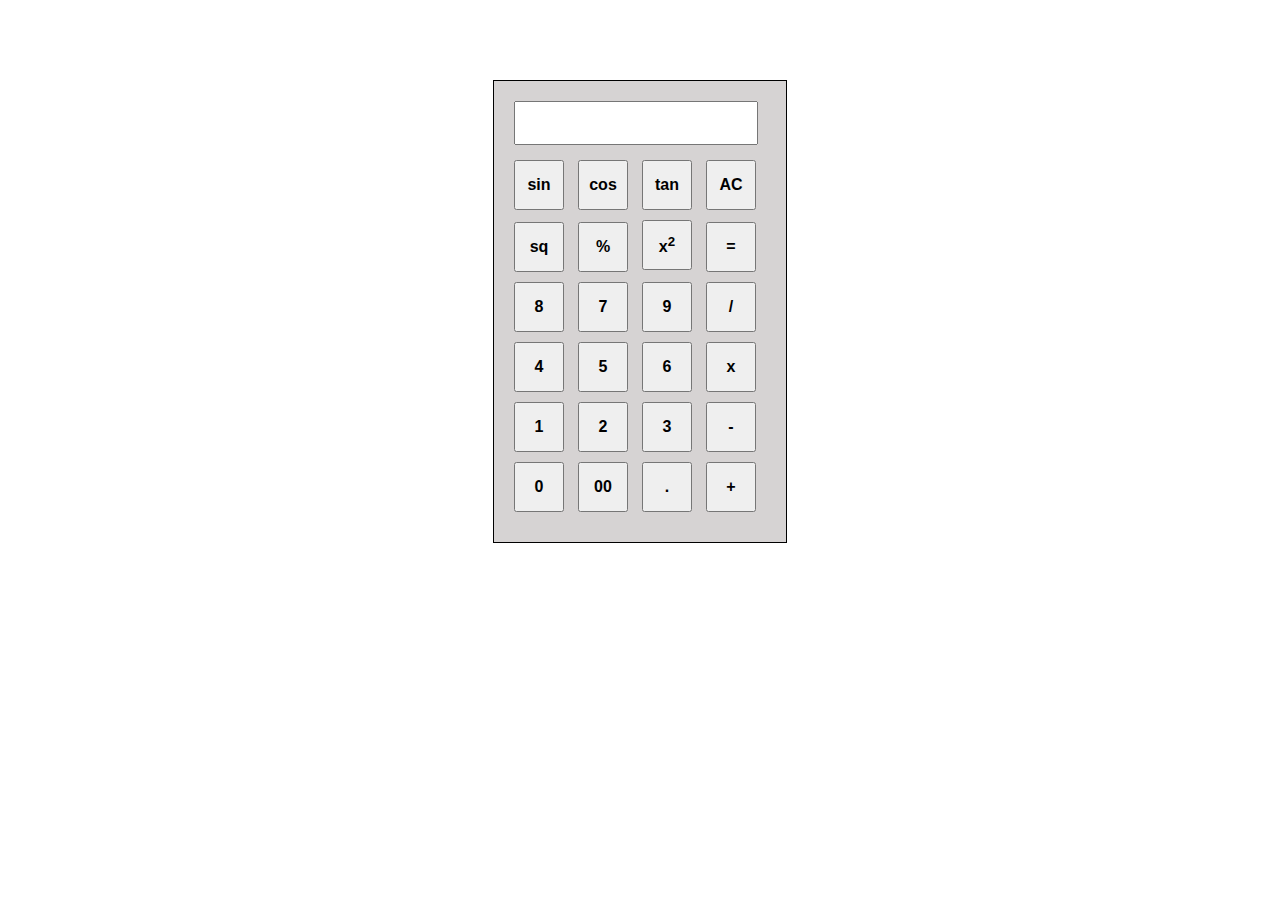
<file: Calculator/index.html>
<!DOCTYPE html>
<html lang="en">

<head>
    <meta charset="UTF-8">
    <meta name="viewport" content="width=device-width, initial-scale=1.0">
    <title>Calculator</title>
    <link rel="stylesheet" href="style.css">
</head>

<body>
    <div class="calculator">
        <input type="text" readonly class="text" id="input" />

       <br>
       <button onclick ="calculateTrig('sin')">sin</button>
            <button onclick ="calculateTrig('cos')">cos</button>
            <button onclick="calculateTrig('tan')">tan</button>
             <button onclick="Clearall()" class="clear">AC</button>
            <br>


            <button onclick ="squareroot()">sq</button>
            <button onclick ="calculatepercentage()">%</button>
            <button onclick ="square()">x<sup>2</sup></button>
             <button onclick ="calculate()">=</button>
           
       <br>

            <button onclick ="display('8')">8</button>
            <button onclick ="display(7)">7</button>
            <button onclick ="display(9)">9</button>
            <button onclick ="display('/')">/</button>
      <br>
      
            <button onclick ="display(4)">4</button>
            <button onclick ="display(5)">5</button>
            <button onclick ="display(6)">6</button>
            <button onclick ="display('*')">x</button>
        <br>

            <button onclick ="display(1)">1</button>
            <button onclick ="display(2)">2</button>
            <button onclick ="display(3)">3</button>
            <button onclick ="display('-')">-</button>
        <br>

            <button onclick ="display(0)">0</button>
            <button onclick ="display('00')">00</button>
            <button onclick ="display('.')">.</button>
            <button onclick ="display('+')">+</button>
    
       
    </div>
    

    <script src="app.js"></script>
</body>

</html>
</file>
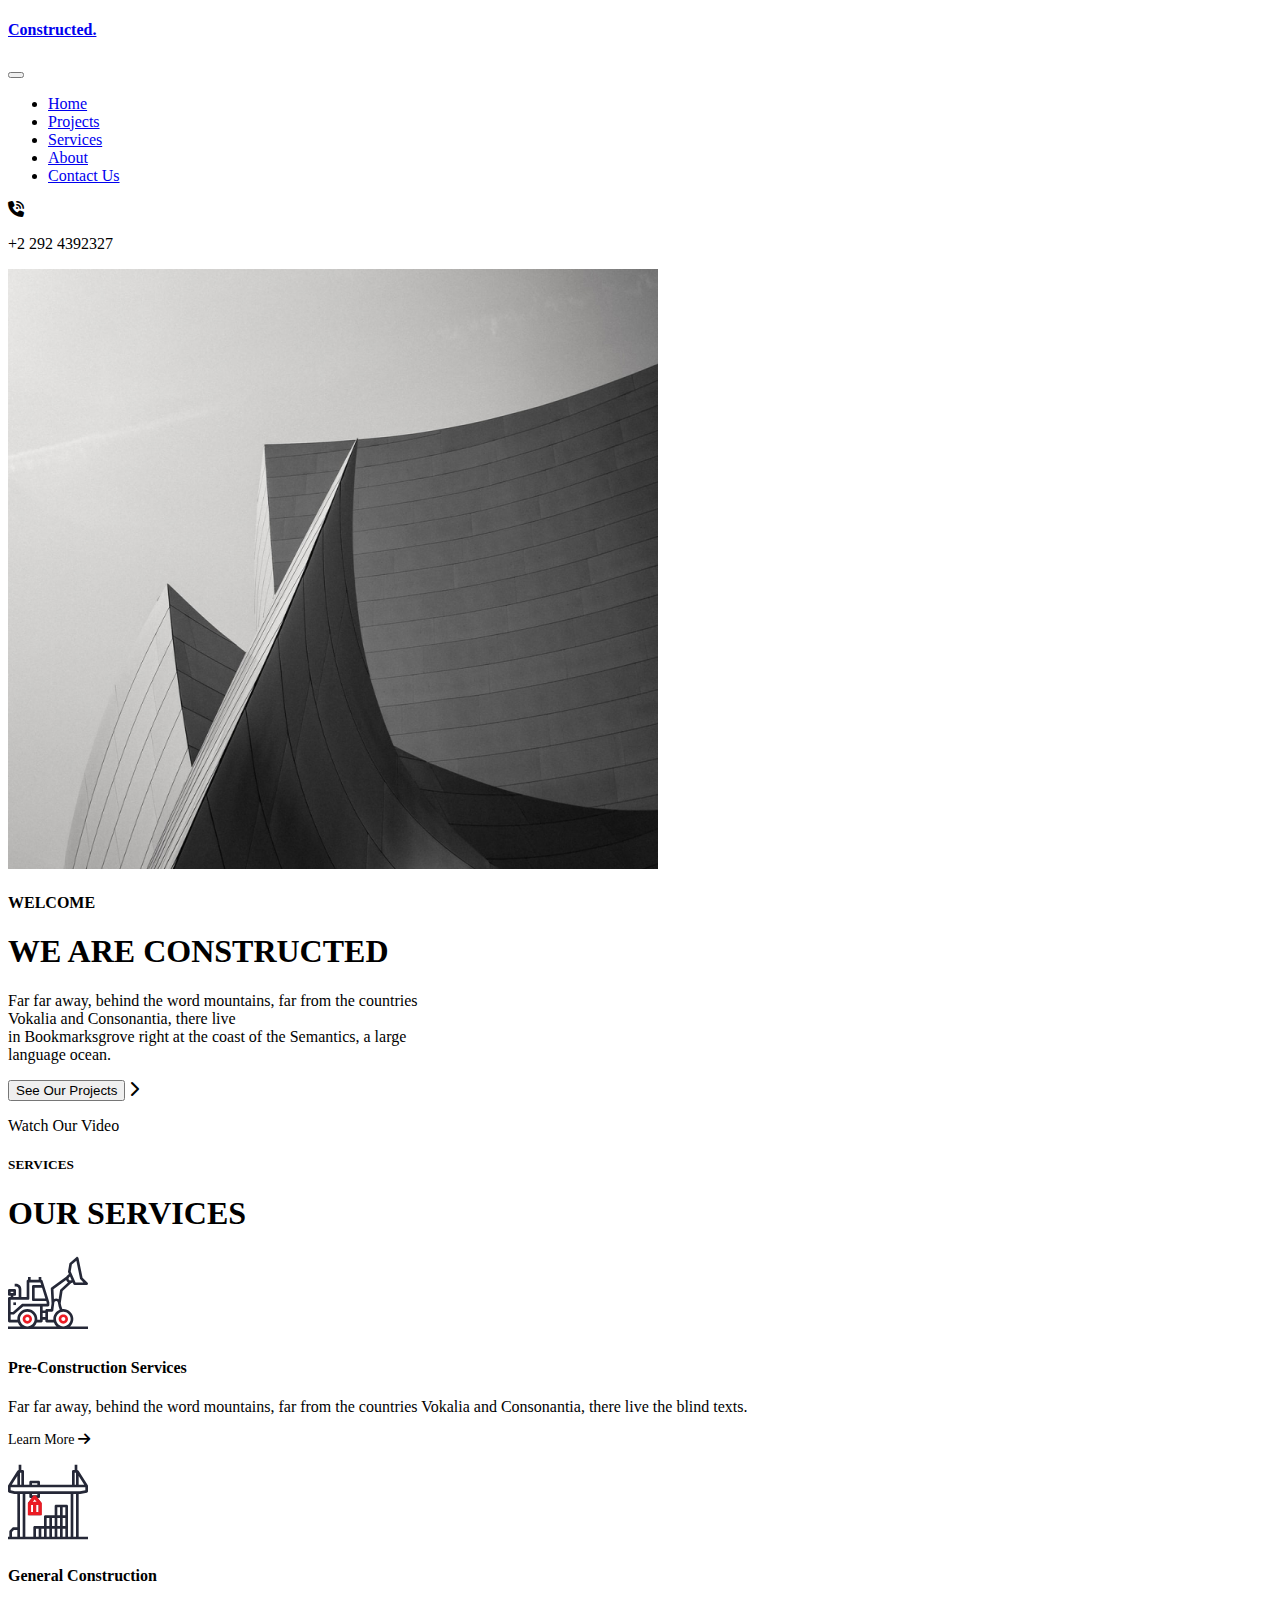
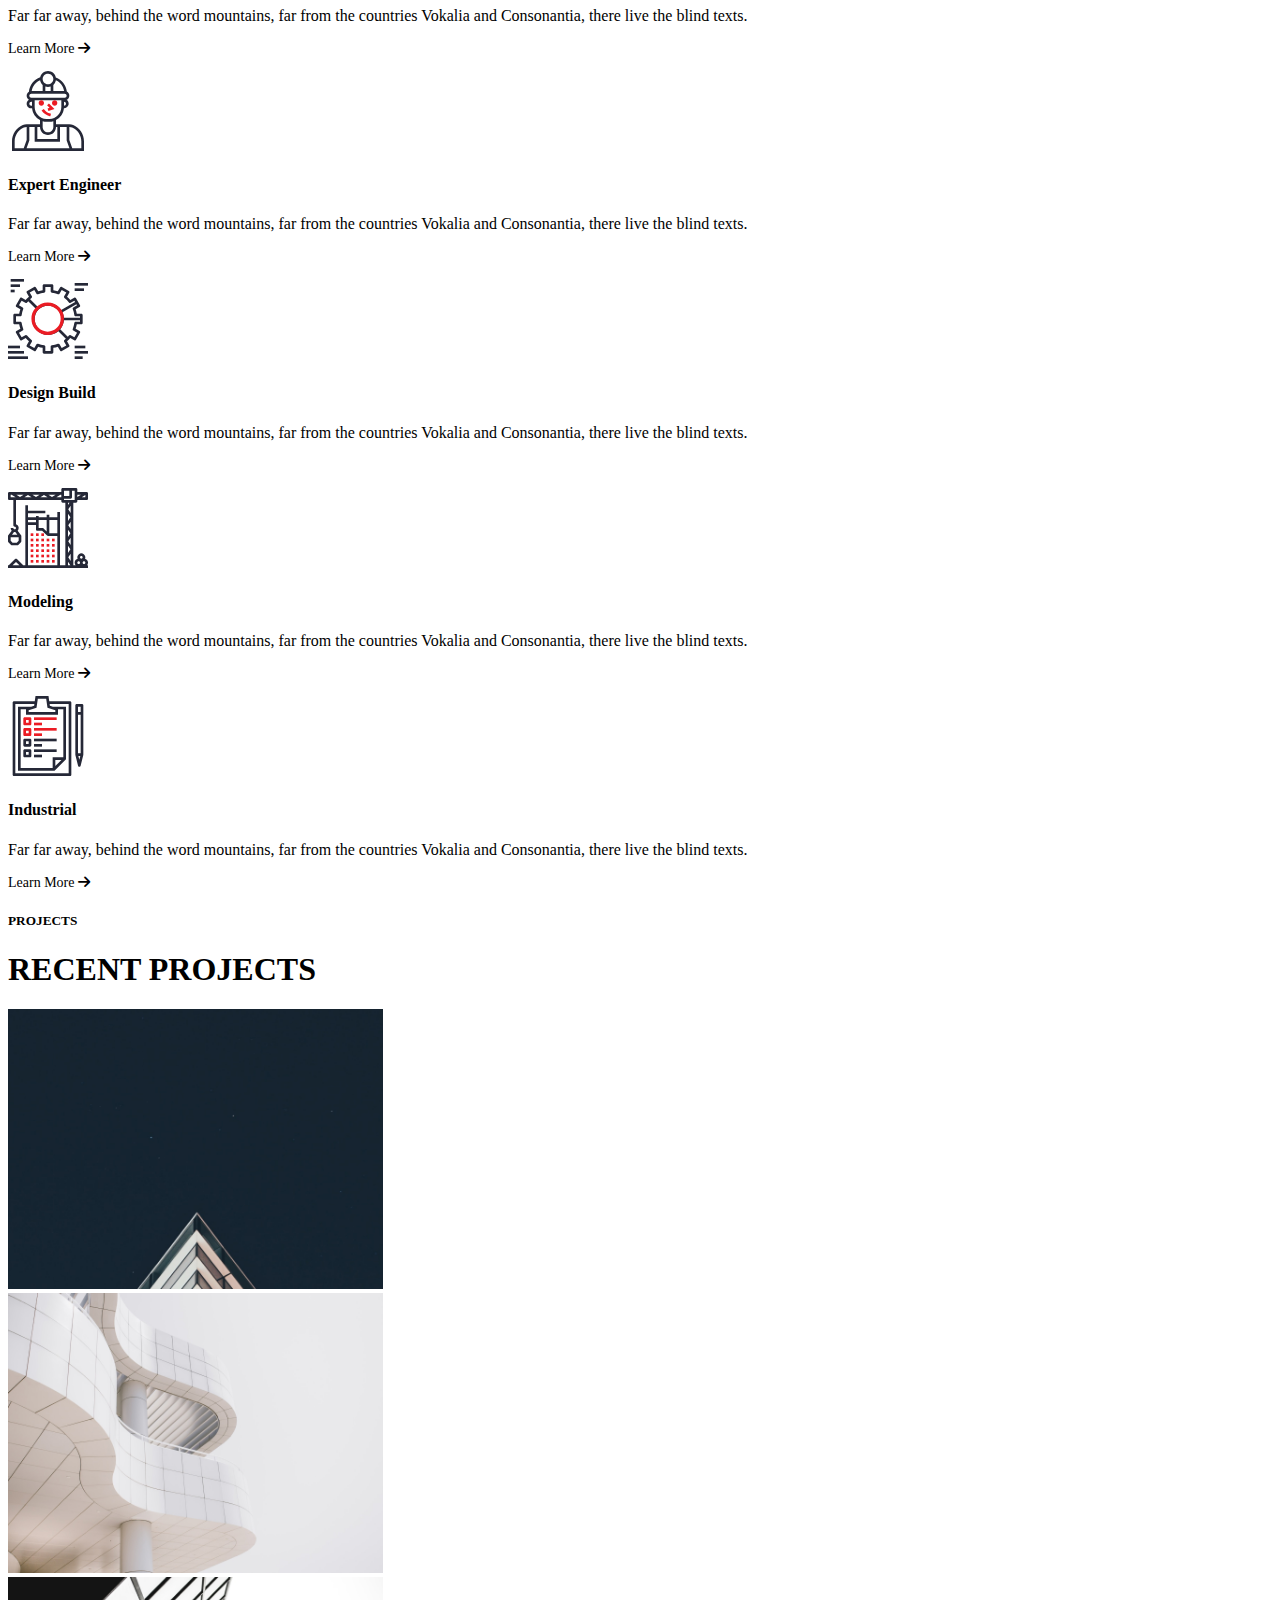
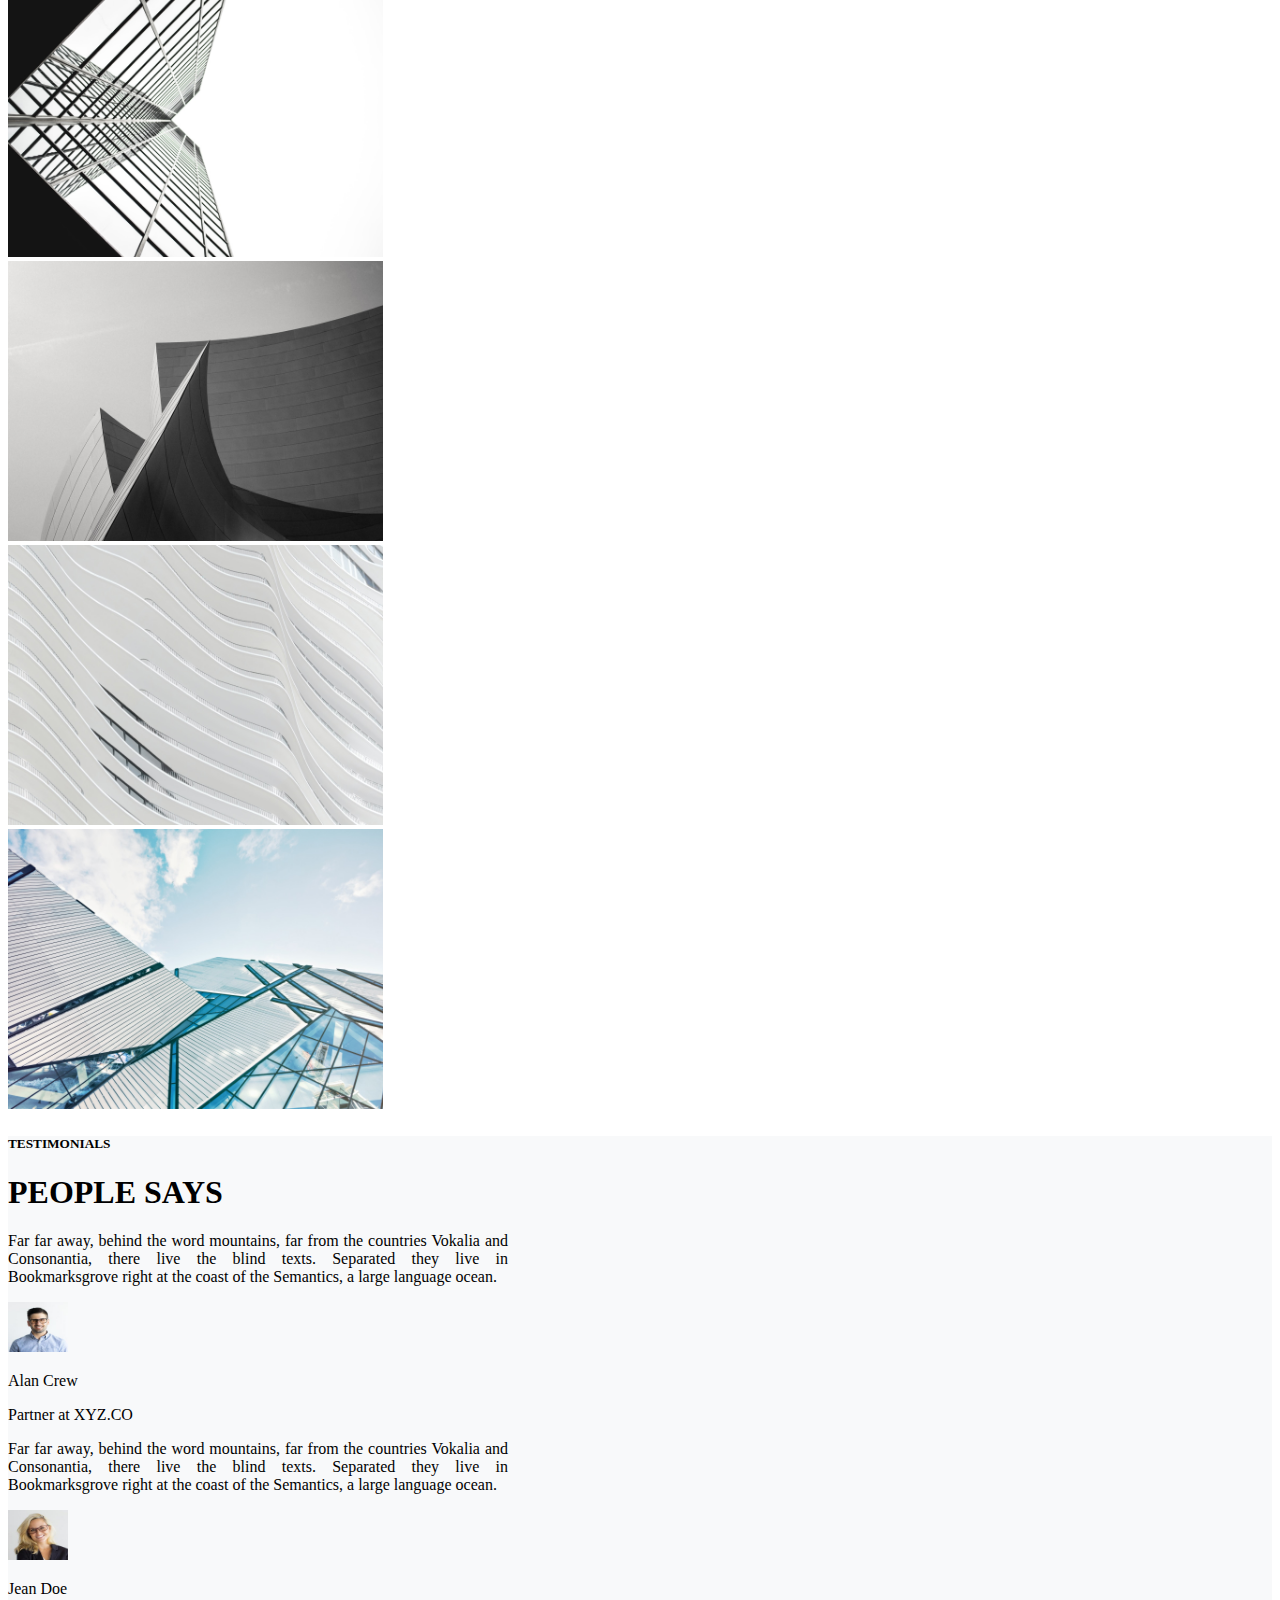
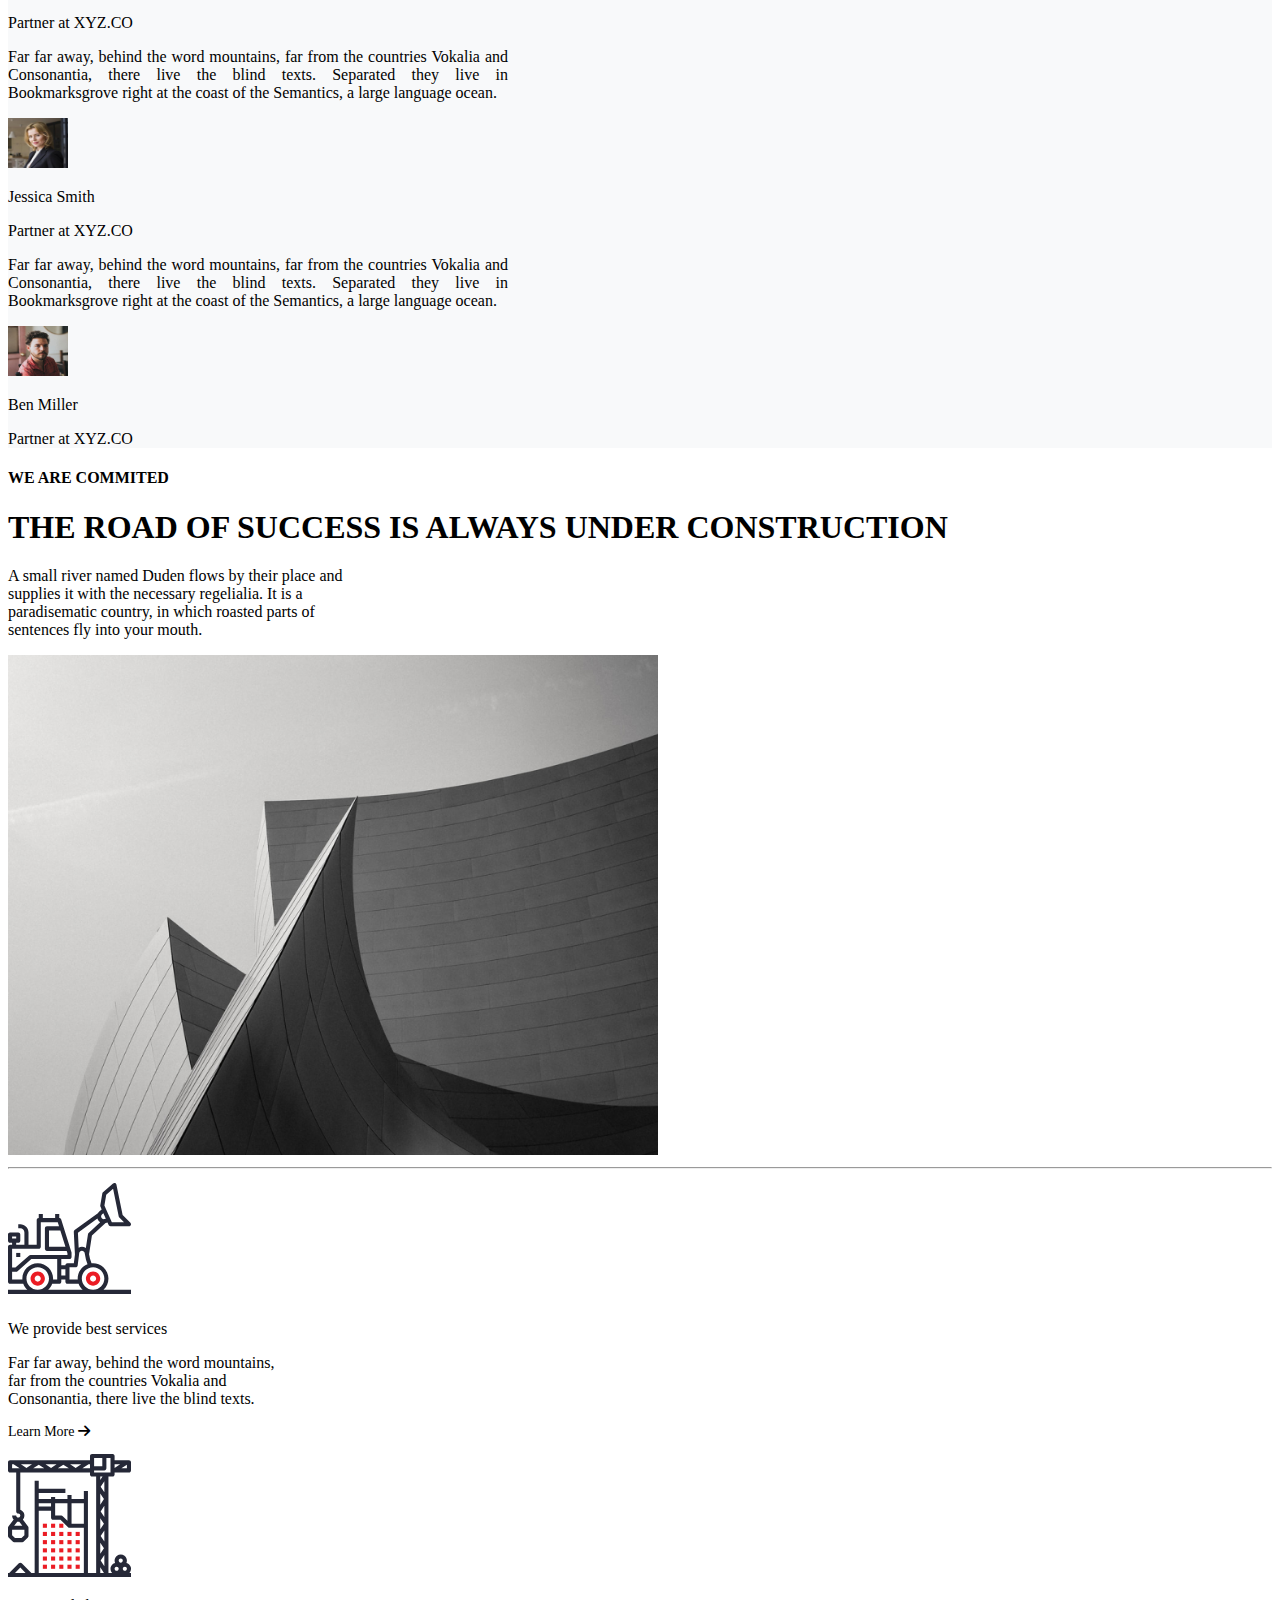
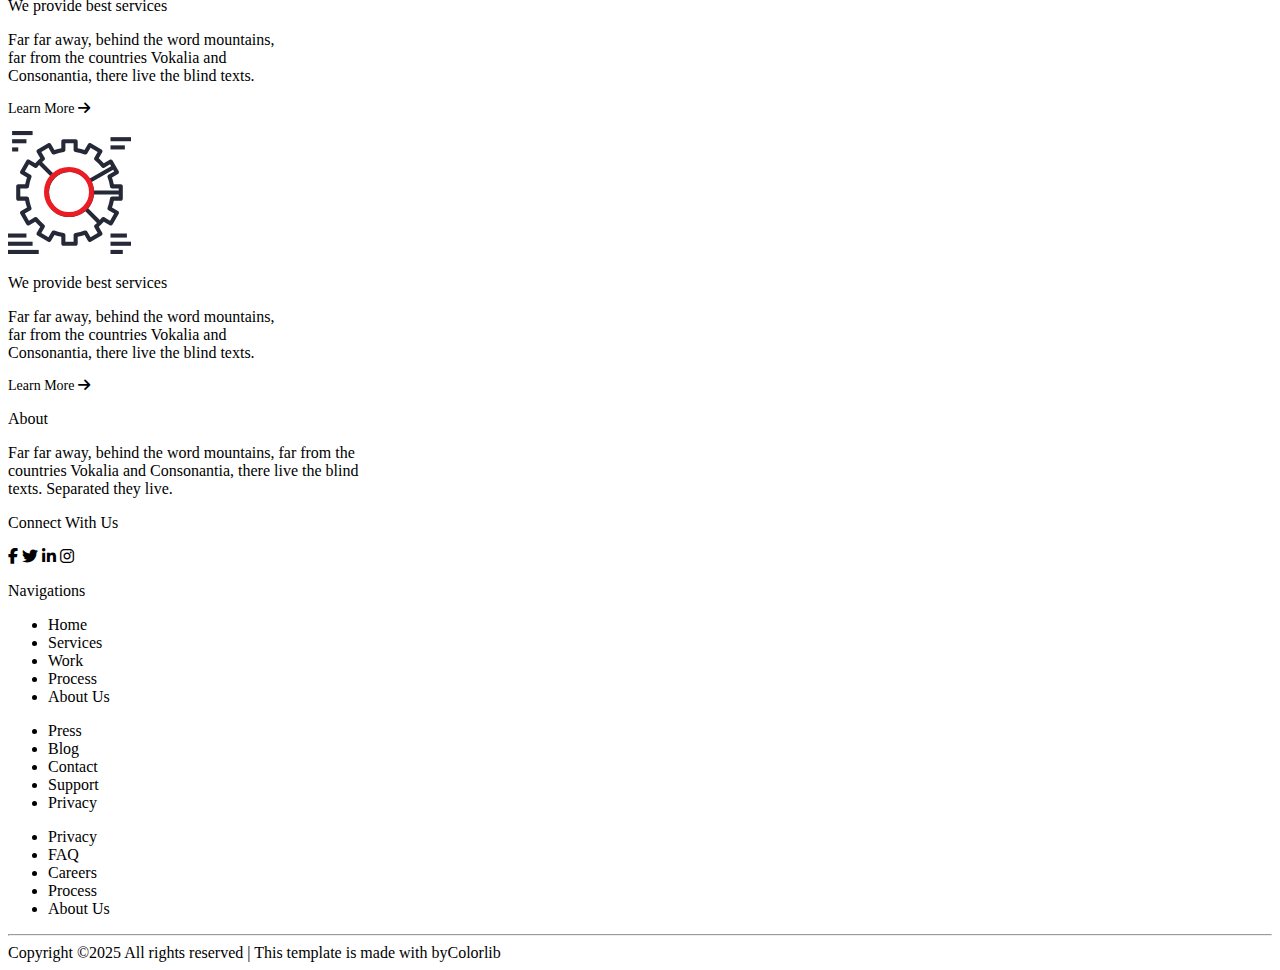
<file: Hackathon/index.html>
<!DOCTYPE html>
<html lang="en">

<head>
    <meta charset="UTF-8">
    <meta name="viewport" content="width=device-width, initial-scale=1.0">
    <title>Document</title>

    <!-- *******************bootstrap css******************* -->
    <link href="https://cdn.jsdelivr.net/npm/bootstrap@5.3.6/dist/css/bootstrap.min.css" rel="stylesheet"
        integrity="sha384-4Q6Gf2aSP4eDXB8Miphtr37CMZZQ5oXLH2yaXMJ2w8e2ZtHTl7GptT4jmndRuHDT" crossorigin="anonymous">

    <!-- ******************External css*************** -->
    <link rel="stylesheet" href="style.css">

    <!-- *******************fontawsome***************** -->
    <link rel="stylesheet" href="https://cdnjs.cloudflare.com/ajax/libs/font-awesome/6.7.2/css/all.min.css">
</head>

<body>

    <!-- *******************navbar*********************** -->

    <nav class="navbar navbar-expand-lg bg-body-tertiary p-4">
        <div class="container">
            <a class="navbar-brand" href="#">
                <h4 class="fw-bold">Constructed.</h4>
            </a>
            <button class="navbar-toggler" type="button" data-bs-toggle="collapse"
                data-bs-target="#navbarSupportedContent" aria-controls="navbarSupportedContent" aria-expanded="false"
                aria-label="Toggle navigation">
                <span class="navbar-toggler-icon"></span>
            </button>
            <div class="collapse navbar-collapse" id="navbarSupportedContent">
                <ul class="navbar-nav me-auto mb-2 mb-lg-0">
                    <li class="nav-item">
                        <a class="nav-link active text-danger ms-5" aria-current="page" href="#">Home</a>
                    </li>

                    <li class="nav-item dropdown">
                        <a class="nav-link dropdown-toggle" href="#" role="button" data-bs-toggle="dropdown"
                            aria-expanded="false">
                            Projects
                        </a>

                    </li>
                    <li class="nav-item">
                        <a class="nav-link active" aria-current="page" href="#">Services</a>
                    </li>
                    <li class="nav-item">
                        <a class="nav-link active" aria-current="page" href="#">About</a>
                    </li>
                    <li class="nav-item">
                        <a class="nav-link active" aria-current="page" href="#">Contact Us</a>
                    </li>

                </ul>
                <div class="call text-danger d-flex flex-row justify-content-around">
                    <i class="fa-solid fa-phone-volume me-3 pt-1"></i>
                    <p class="fw-bold">+2 292 4392327</p>
                </div>
            </div>
        </div>
    </nav>

    <!-- ********************part1************* -->
    <div class="container-fluid bg_color_part1">
        <div class="row">
            <div class="col-md-6">
                <img class="part1-img img-fluid" src="Images/img_4.jpg" alt="">
            </div>
            <div class="col-md-1 d-sm-none d-md-block">

            </div>
            <div class="col-md-5  pt-5 ">
                <h4 class="text-danger mb-4">WELCOME</h4>
                <h1 class="mb-3">WE ARE CONSTRUCTED</h1>
                <p class="font-size">Far far away, behind the word mountains, far from the countries <br> Vokalia
                    and Consonantia, there live <br> in Bookmarksgrove right at the coast of the Semantics, a large <br>
                    language ocean.</p>
                <div class="d-flex justify-content-around w-75 mt-5">
                    <button type="button" class="btn btn-danger rounded-0 btn-lg fs-6">See Our Projects</button>
                    <i class="fa-solid fa-chevron-right text-danger mt-2 d-sm-none"></i>
                    <p class="text-danger mt-2">Watch Our Video</p>
                </div>
            </div>
        </div>
    </div>

    <!-- **********************8part2********************** -->

    <div class="container">
        <div class="row mt-5 pt-4">
            <h5 class="text-danger text-center mb-4">SERVICES</h5>
            <h1 class=" text-center mb-5">OUR SERVICES</h1>
        </div>
    </div>
    <div class="container">
        <div class="row mt-3">
            <div class="col-md-4">
                <img class="part2-img mb-4" src="Images/001-excavator.svg" alt="">
                <h4>Pre-Construction Services</h4>
                <p class="font-size">Far far away, behind the word mountains, far from the countries Vokalia and
                    Consonantia, there live the blind texts.</p>
                <p class="text-danger mt-4 fw-bold font-size-part2">Learn More <i
                        class="fa-solid fa-arrow-right ms-3"></i></p>
            </div>

            <div class="col-md-4">
                <img class="part2-img mb-4" src="Images/002-crane.svg" alt="">
                <h4>General Construction</h4>
                <p class="font-size">Far far away, behind the word mountains, far from the countries Vokalia and
                    Consonantia, there live the blind texts.</p>
                <p class="text-danger mt-4 fw-bold font-size-part2">Learn More <i
                        class="fa-solid fa-arrow-right ms-3"></i></p>
            </div>

            <div class="col-md-4">
                <img class="part2-img mb-4" src="Images/003-engineer.svg" alt="">
                <h4>Expert Engineer</h4>
                <p class="font-size">Far far away, behind the word mountains, far from the countries Vokalia and
                    Consonantia, there live the blind texts.</p>
                <p class="text-danger mt-4 fw-bold font-size-part2">Learn More <i
                        class="fa-solid fa-arrow-right ms-3"></i></p>
            </div>

            <div class="col-md-4 mt-5">
                <img class="part2-img mb-4" src="Images/004-cogwheel.svg" alt="">
                <h4>Design Build</h4>
                <p class="font-size">Far far away, behind the word mountains, far from the countries Vokalia and
                    Consonantia, there live the blind texts.</p>
                <p class="text-danger mt-4 fw-bold font-size-part2">Learn More <i
                        class="fa-solid fa-arrow-right ms-3"></i></p>
            </div>

            <div class="col-md-4 mt-5">
                <img class="part2-img mb-4" src="Images/005-hook.svg" alt="">
                <h4>Modeling</h4>
                <p class="font-size">Far far away, behind the word mountains, far from the countries Vokalia and
                    Consonantia, there live the blind texts.</p>
                <p class="text-danger mt-4 fw-bold font-size-part2">Learn More <i
                        class="fa-solid fa-arrow-right ms-3"></i></p>
            </div>

            <div class="col-md-4 mt-5">
                <img class="part2-img mb-4" src="Images/006-clipboard.svg" alt="">
                <h4>Industrial</h4>
                <p class="font-size">Far far away, behind the word mountains, far from the countries Vokalia and
                    Consonantia, there live the blind texts.</p>
                <p class="text-danger mt-4 fw-bold font-size-part2">Learn More <i
                        class="fa-solid fa-arrow-right ms-3"></i></p>
            </div>
        </div>
    </div>

    <!-- ********************part3****************** -->

    <div class="container">
        <div class="row mt-5 pt-4">
            <h5 class="text-danger text-center mb-4">PROJECTS</h5>
            <h1 class=" text-center mb-5">RECENT PROJECTS</h1>
        </div>
    </div>
    <div class="container ">
        <div class="row mt-5 pt-4">
            <div class="col-md-4">
                <img class="part3-img rounded-2 img-fluid" src="Images/img_1.jpg" alt="">
            </div>
            <div class="col-md-4">
                <img class="part3-img rounded-2 img-fluid" src="Images/img_2.jpg" alt="">
            </div>
            <div class="col-md-4">
                <img class="part3-img rounded-2 img-fluid" src="Images/img_3.jpg" alt="">
            </div>
        </div>
        <div class="row mt-1">
            <div class="col-md-4 ">
                <img class="part3-img rounded-2 img-fluid" src="Images/img_4.jpg" alt="">
            </div>
            <div class="col-md-4">
                <img class="part3-img rounded-2 img-fluid" src="Images/img_5.jpg" alt="">
            </div>
            <div class="col-md-4">
                <img class="part3-img rounded-2 img-fluid" src="Images/img_6.jpg" alt="">
            </div>
        
        </div>
    </div>
    

    <!-- ********************part4****************** -->
    <div class="part5">
        <div class="container">
            <div class="row mt-5 pt-4">
                <h5 class="text-danger text-center mb-4">TESTIMONIALS</h5>
                <h1 class=" text-center mb-5">PEOPLE SAYS</h1>
            </div>
        </div>
        <div class="container">
            <div class="row">
                <div class="col-md-6 mt-3 mb-4 text_justify ms-3 bg-white pt-5 ps-4 ">
                    <p class="font-size">Far far away, behind the word mountains, far from the countries
                        Vokalia and Consonantia, there live the blind texts. Separated they live in Bookmarksgrove right
                        at
                        the coast of the Semantics, a large language ocean.</p>
                    <div class="part4-section d-flex justify-content-around w-50">
                        <img class="part4-img rounded-5" src="Images/person_1.jpg" alt="">
                        <div class="part4-text">
                            <p class="fw-bold">Alan Crew</p>
                            <p>Partner at XYZ.CO</p>
                        </div>
                    </div>
                </div>

                <div class="col-md-6 mt-3 mb-4 w-85 text_justify ms-3 bg-white pt-5 ps-4">
                    <p class="font-size">Far far away, behind the word mountains, far from the countries
                        Vokalia and Consonantia, there live the blind texts. Separated they live in Bookmarksgrove right
                        at the coast of the Semantics, a large language ocean.</p>
                    <div class="part4-section d-flex justify-content-around w-50">
                        <img class="part4-img rounded-5" src="Images/person_2.jpg" alt="">
                        <div class="part4-text">
                            <p class="fw-bold">Jean Doe</p>
                            <p>Partner at XYZ.CO</p>
                        </div>
                    </div>

                </div>

                <div class="col-md-6 mt-3 mb-4 text_justify ms-3 bg-white pt-5 ps-4 ">
                    <p class="font-size">Far far away, behind the word mountains, far from the countries
                        Vokalia and Consonantia, there live the blind texts. Separated they live in Bookmarksgrove right
                        at
                        the coast of the Semantics, a large language ocean.</p>
                    <div class="part4-section d-flex justify-content-around w-50">
                        <img class="part4-img rounded-5" src="Images/person_3.jpg" alt="">
                        <div class="part4-text">
                            <p class="fw-bold">Jessica Smith</p>
                            <p>Partner at XYZ.CO</p>
                        </div>
                    </div>
                </div>

                <div class="col-md-6 mt-3 mb-4 w-85 text_justify ms-3 bg-white pt-5 ps-4">
                    <p class="font-size">Far far away, behind the word mountains, far from the countries
                        Vokalia and Consonantia, there live the blind texts. Separated they live in Bookmarksgrove right
                        at the coast of the Semantics, a large language ocean.</p>
                    <div class="part4-section d-flex justify-content-around w-50">
                        <img class="part4-img rounded-5" src="Images/person_4.jpg" alt="">
                        <div class="part4-text">
                            <p class="fw-bold">Ben Miller</p>
                            <p>Partner at XYZ.CO</p>
                        </div>
                    </div>

                </div>
            </div>
        </div>
    </div>
    <!-- ********************part5****************** -->

    <div class="container mt-5 pt-5">
        <div class="row">

            <div class="col-md-5  mt-5">
                <h4 class="text-danger mb-4">WE ARE COMMITED</h4>
                <h1 class="mb-3">THE ROAD OF SUCCESS IS ALWAYS UNDER CONSTRUCTION</h1>
                <p class="font-size">A small river named Duden flows by their place and <br> supplies it with the
                    necessary regelialia. It is a <br> paradisematic country, in which roasted parts of <br> sentences
                    fly into your mouth.

            </div>

            <div class="col-md-7">
                <img class="part5-img img-fluid" src="Images/img_4.jpg" alt="">
            </div>
        </div>
    </div>

    <div class="container">
        <hr class="mt-5 mb-5">
    </div>

    <div class="container mb-5 pb-3">
        <div class="row">
            <div class="col-md-4 d-flex flex-wrap justify-content-around">
                <img class="part5-img2" src="Images/001-excavator.svg" alt="">
                <div class="excavator">
                    <p class="fw-bold fs-5">We provide best services</p>
                    <p class="font-size">Far far away, behind the word mountains, <br> far from the countries Vokalia and <br>Consonantia,
                        there live the blind texts.</p>
                    <p class="text-danger mt-4 fw-bold font-size-part2">Learn More <i
                            class="fa-solid fa-arrow-right ms-3"></i></p>
                </div>
            </div>

            <div class="col-md-4 d-flex flex-wrap justify-content-around">
                <img class="part5-img2" src="Images/005-hook.svg" alt="">
                <div class="excavator">
                    <p class="fw-bold fs-5">We provide best services</p>
                    <p class="font-size">Far far away, behind the word mountains, <br> far from the countries Vokalia and <br>Consonantia,
                        there live the blind texts.</p>
                    <p class="text-danger mt-4 fw-bold font-size-part2">Learn More <i
                            class="fa-solid fa-arrow-right ms-3"></i></p>
                </div>
            </div>

            <div class="col-md-4 d-flex flex-row justify-content-around">
                <img class="part5-img2" src="Images/004-cogwheel.svg" alt="">
                <div class="excavator">
                    <p class="fw-bold fs-5">We provide best services</p>
                    <p class="font-size">Far far away, behind the word mountains, <br> far from the countries Vokalia and <br>Consonantia,
                        there live the blind texts.</p>
                    <p class="text-danger mt-4 fw-bold font-size-part2">Learn More <i
                            class="fa-solid fa-arrow-right ms-3"></i></p>
                </div>
            </div>
        </div>
    </div>

    <div class="container mt-5 p-5 mb-5">
        <di class="row">
            <div class="col-md-6">
                <p class="fw-bold fs-6 mb-4 py-4">About</p>
                <p class="font-size mb-5">Far far away, behind the word mountains, far from the <br> countries Vokalia and Consonantia, there live the blind <br>texts. Separated they live.</p>

                <p class="fw-bold fs-6 mb-4 py-4">Connect With Us</p>
                <div class="footer_icons fs-5">
                    <i class="fa-brands fa-facebook-f rounded-5 text-center pt-2" ></i>
                    <i class="fa-brands fa-twitter ms-3 rounded-5 text-center pt-2"></i>
                    <i class="fa-brands fa-linkedin-in ms-3 rounded-5 text-center pt-2"></i>
                    <i class="fa-brands fa-instagram ms-3 rounded-5 text-center pt-2"></i>
                </div>
            </div>

            <div class="col-md-6">
                <p class="fw-bold fs-6 mb-4 p-4">Navigations</p>
                <div class="navigations d-flex flex-row flex-wrap justify-content-between">
                    <div class="navigation1">
                        <ul>
                            <li >Home</li>
                            <li>Services</li>
                            <li>Work</li>
                            <li>Process</li>
                            <li>About Us</li>
                        </ul>
                    </div>
                    <div class="navigation1">
                        <ul>
                            <li>Press</li>
                            <li>Blog</li>
                            <li>Contact</li>
                            <li>Support</li>
                            <li>Privacy</li>
                        </ul>
                    </div>
                    <div class="navigation1">
                        <ul>
                            <li>Privacy</li>
                            <li>FAQ</li>
                            <li>Careers</li>
                            <li>Process</li>
                            <li>About Us</li>
                        </ul>
                    </div>
                </div>
            </div>
        </di>
    </div>

    <div class="container mt-5">
            <hr class="hr-color">
        </div>


        <!-- ********************footer******************* -->


        <div class="container hr-color text-center mt-4 pb-4">
            <span>Copyright ©2025 All rights reserved | This template is made with  by</span><span class="ms-2 text-danger">Colorlib</span>
        </div>



    <!-- ****************8bootstrap js***************** -->

    <script src="https://cdn.jsdelivr.net/npm/bootstrap@5.3.6/dist/js/bootstrap.bundle.min.js"
        integrity="sha384-j1CDi7MgGQ12Z7Qab0qlWQ/Qqz24Gc6BM0thvEMVjHnfYGF0rmFCozFSxQBxwHKO"
        crossorigin="anonymous"></script>

    <script src="https://cdn.jsdelivr.net/npm/@popperjs/core@2.11.8/dist/umd/popper.min.js"
        integrity="sha384-I7E8VVD/ismYTF4hNIPjVp/Zjvgyol6VFvRkX/vR+Vc4jQkC+hVqc2pM8ODewa9r"
        crossorigin="anonymous"></script>
    <script src="https://cdn.jsdelivr.net/npm/bootstrap@5.3.6/dist/js/bootstrap.min.js"
        integrity="sha384-RuyvpeZCxMJCqVUGFI0Do1mQrods/hhxYlcVfGPOfQtPJh0JCw12tUAZ/Mv10S7D"
        crossorigin="anonymous"></script>
</body>
</body>

</html>
</file>
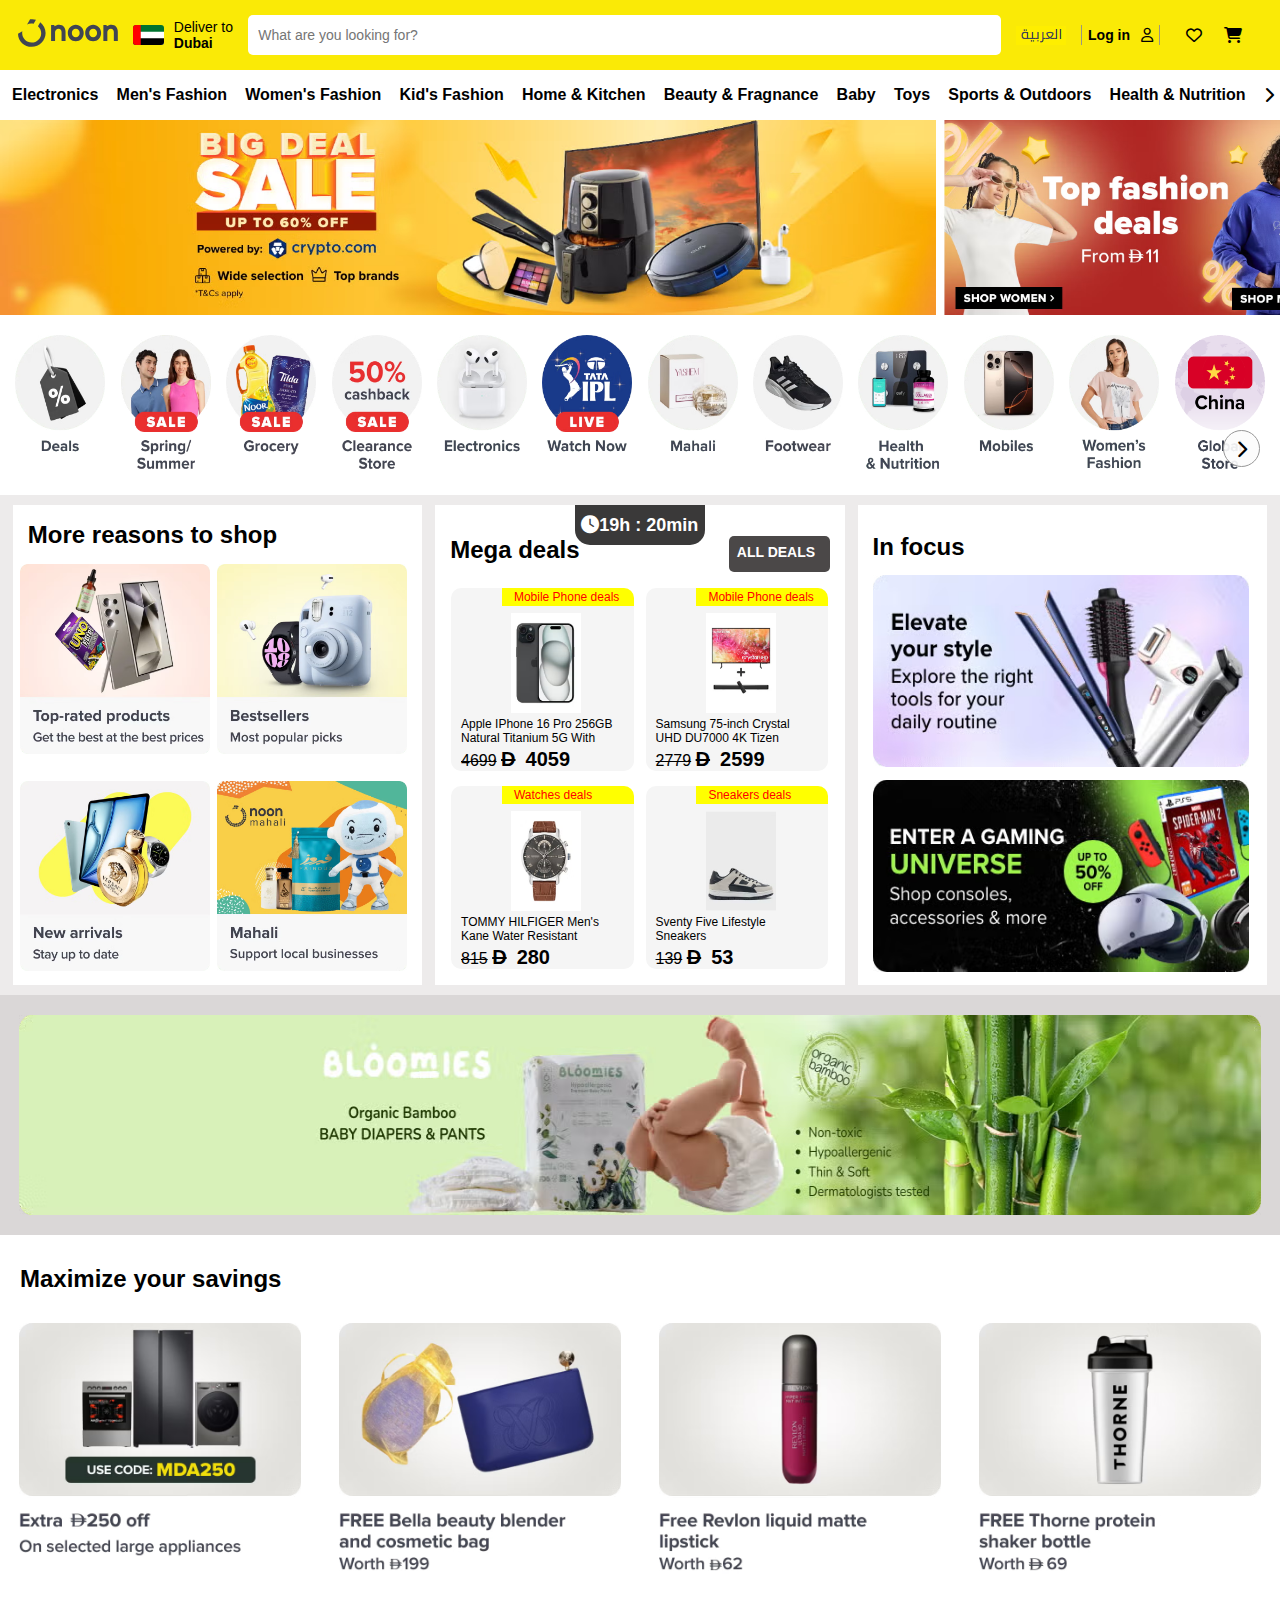
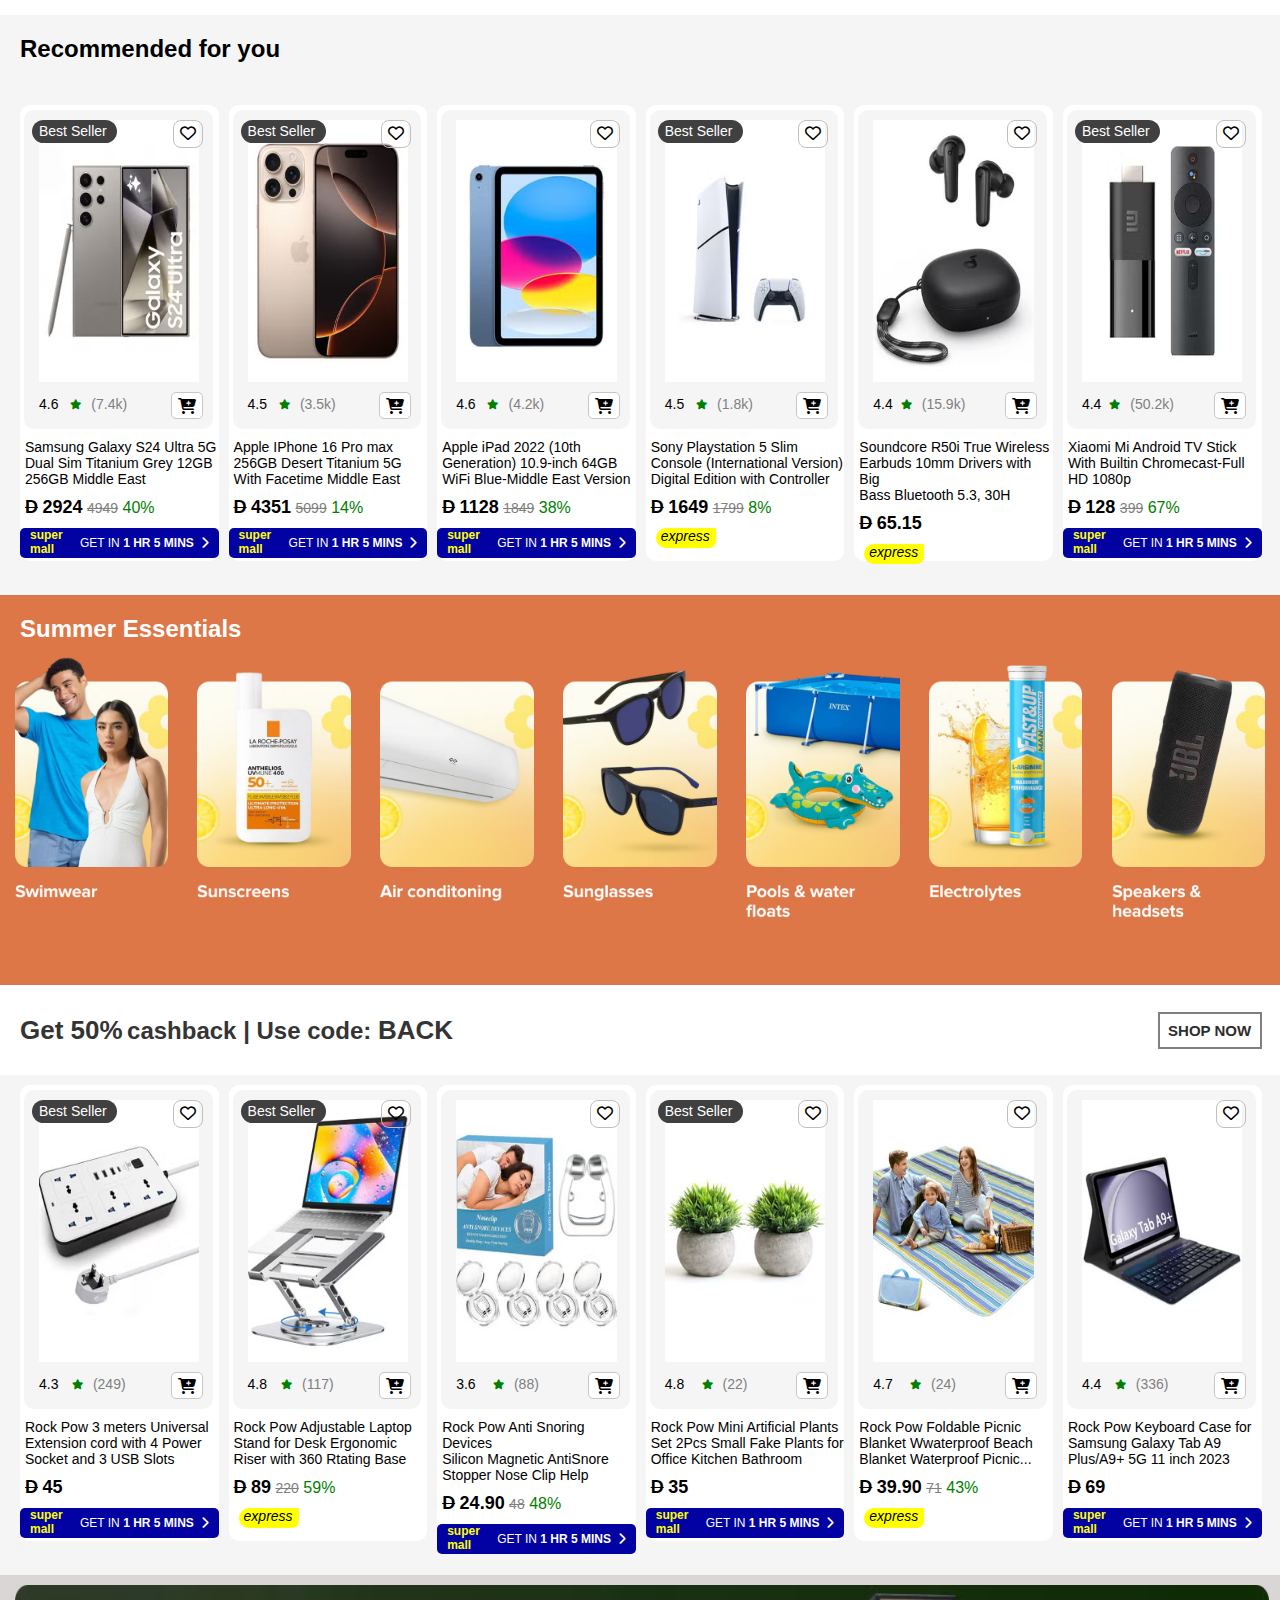
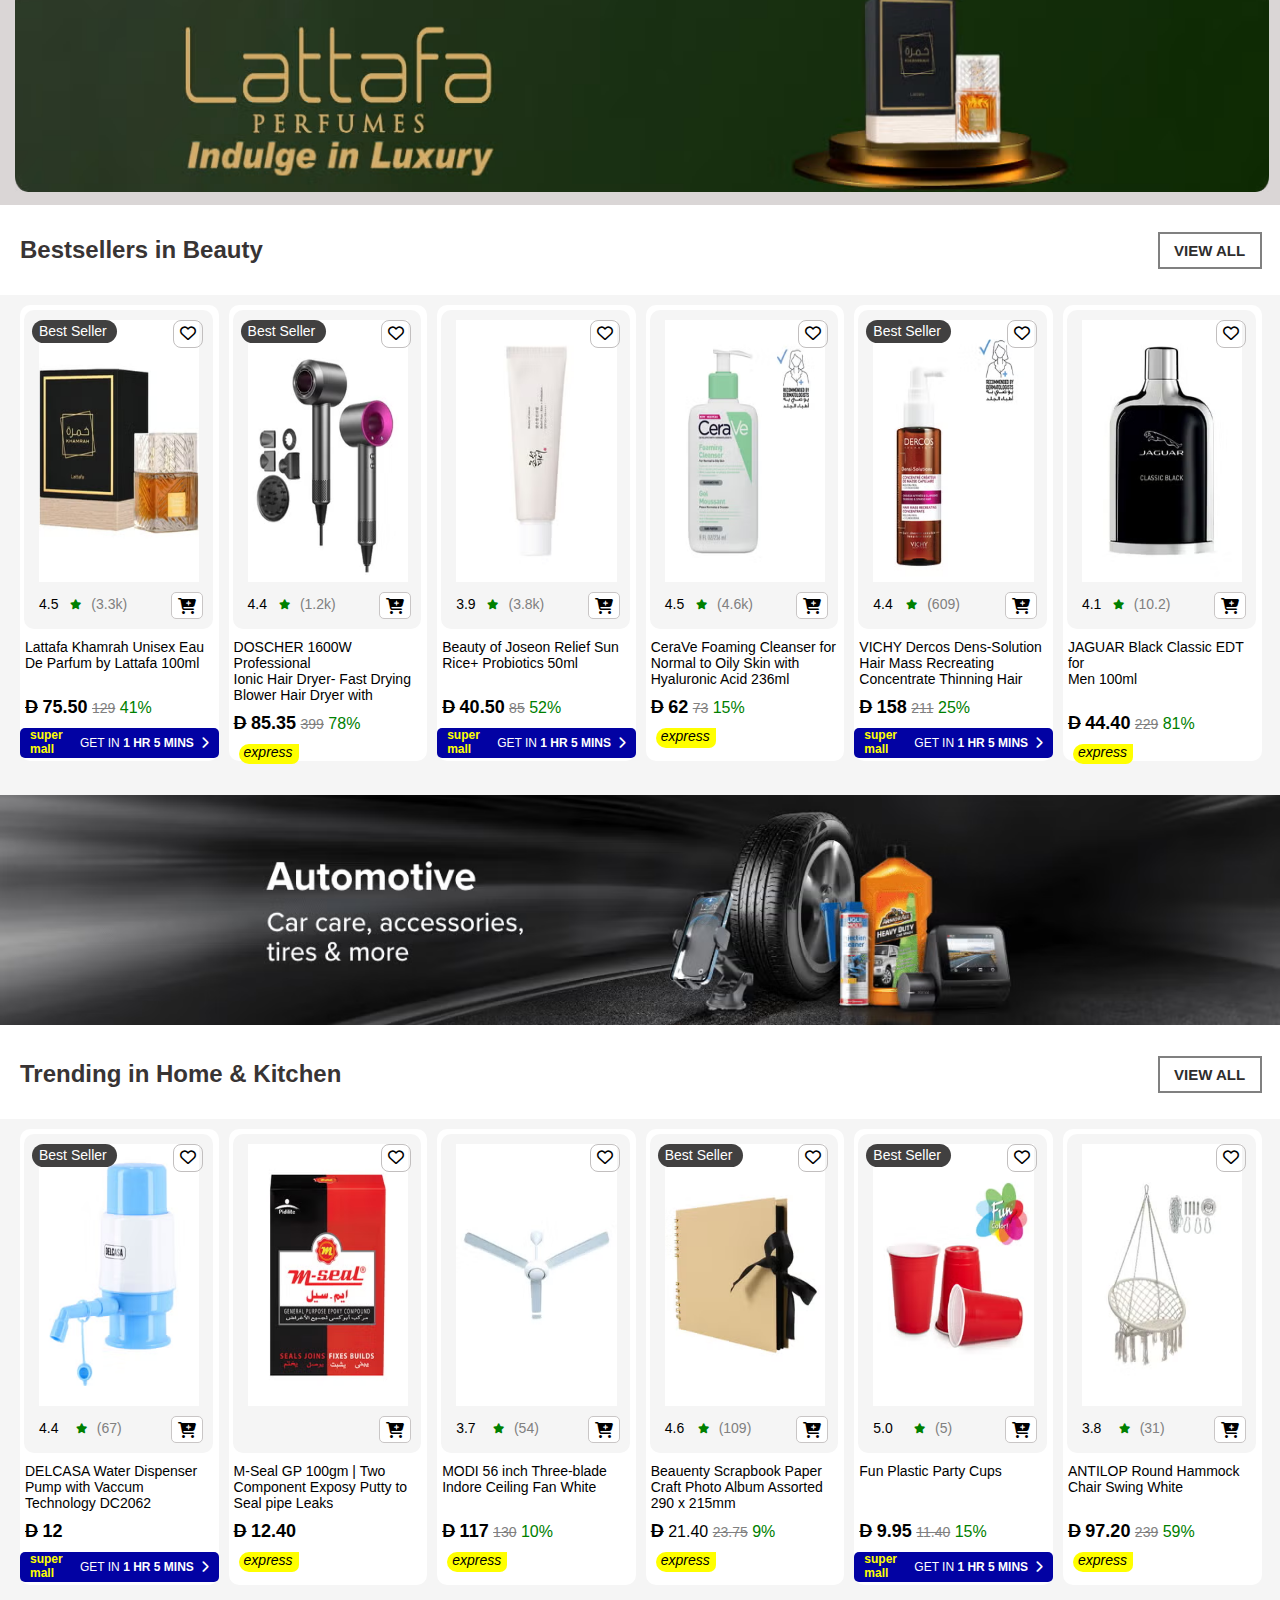
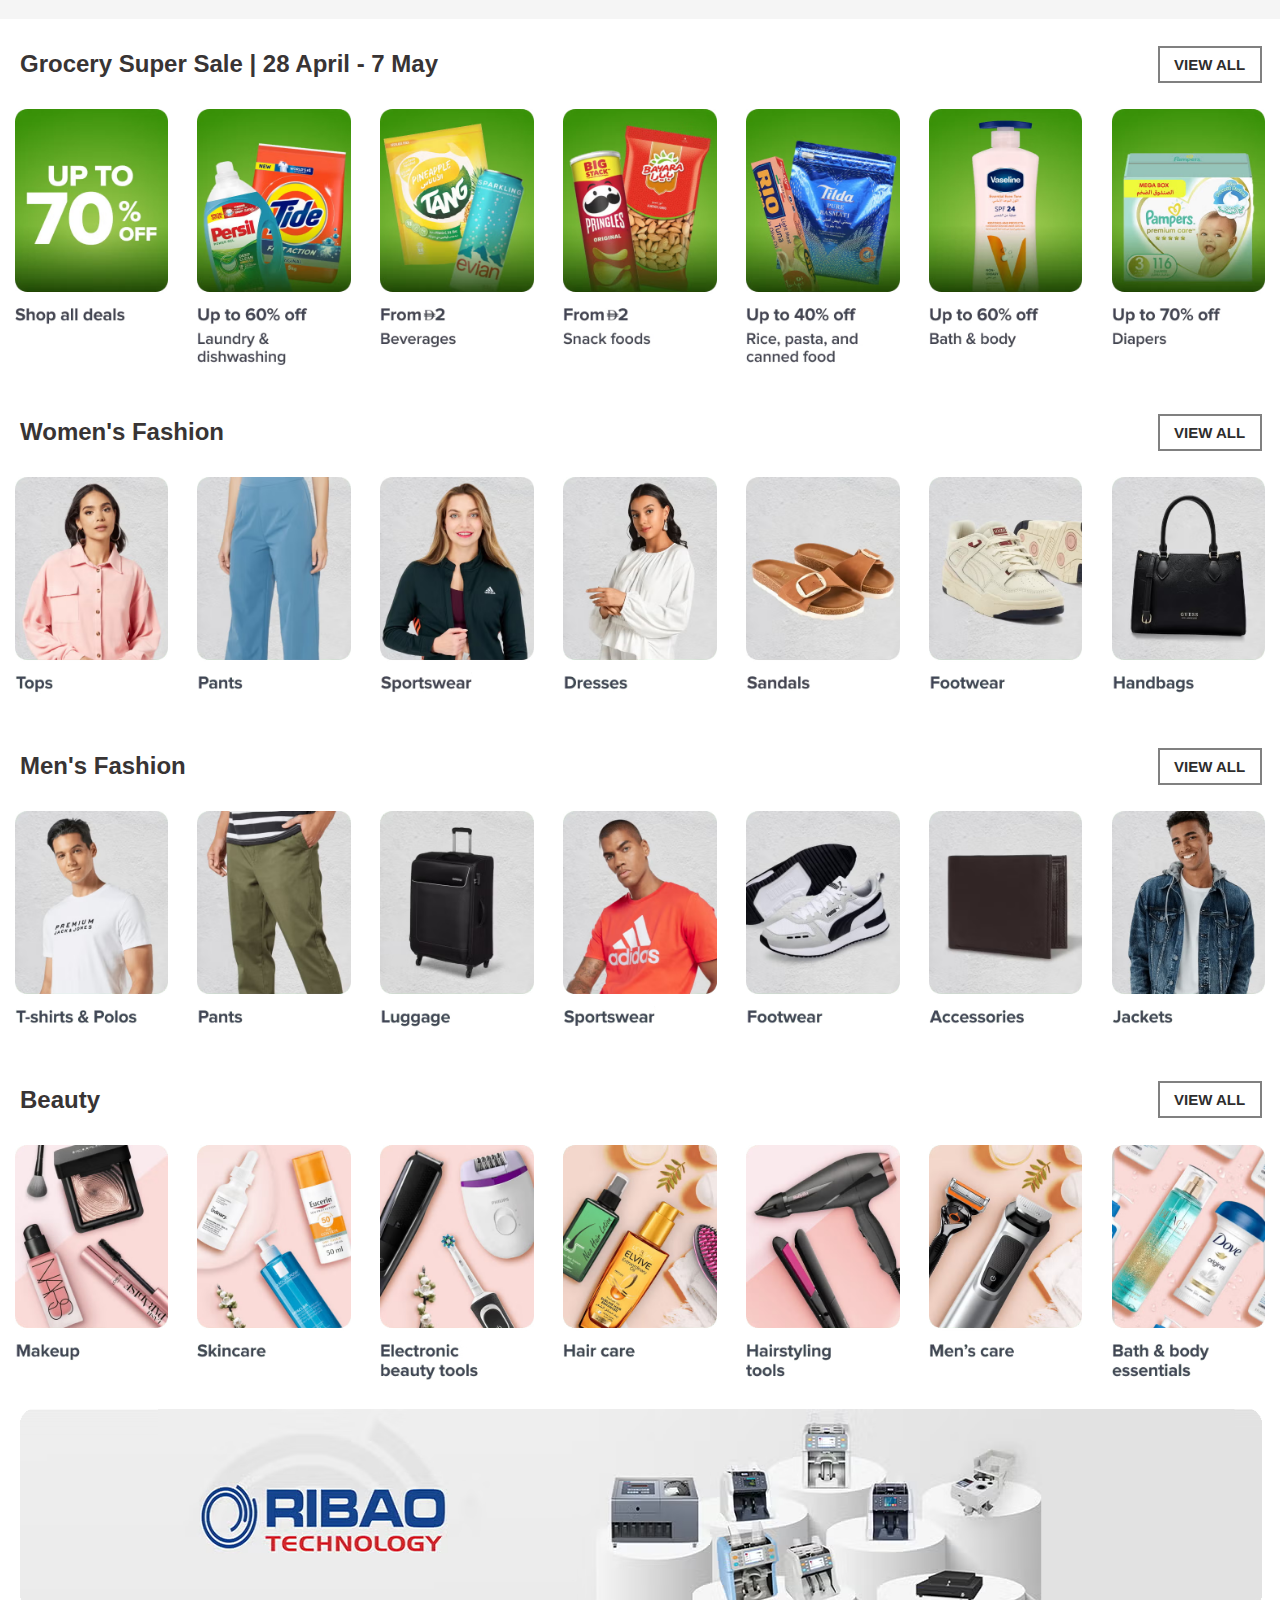
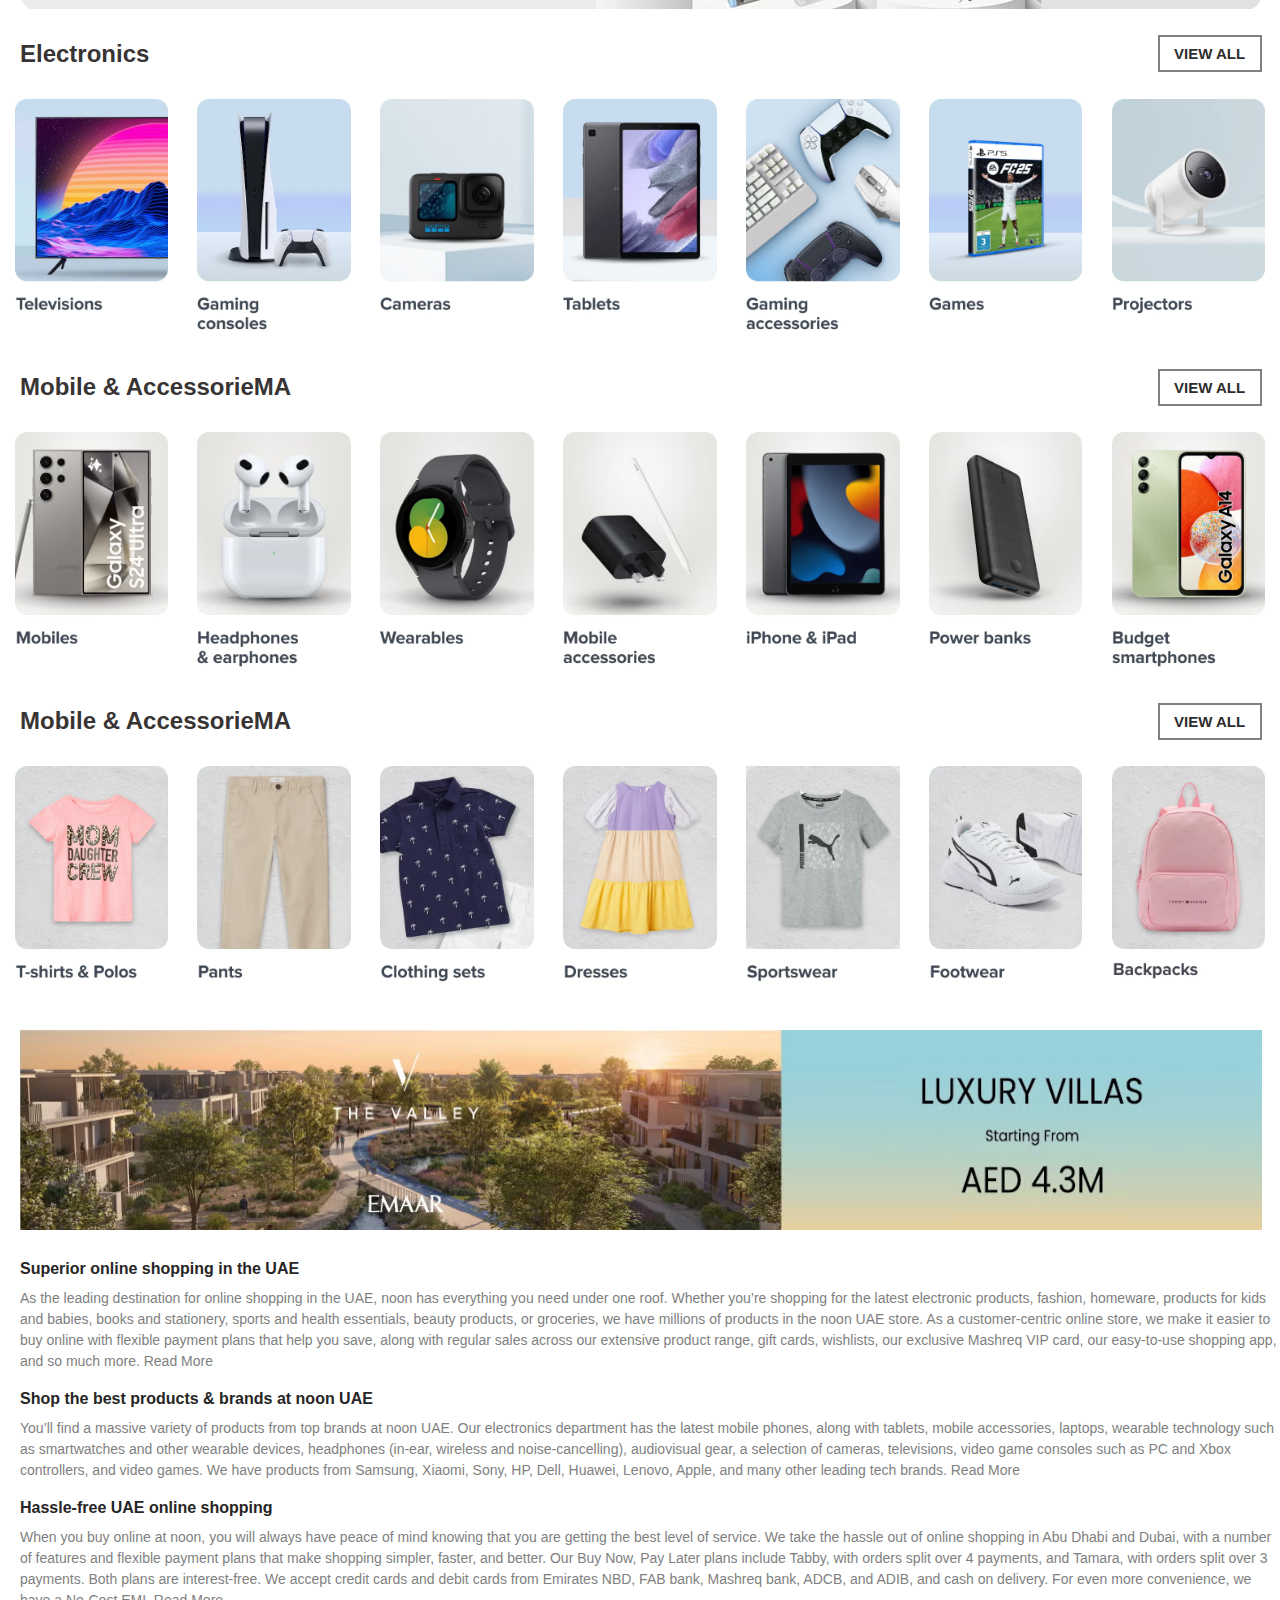
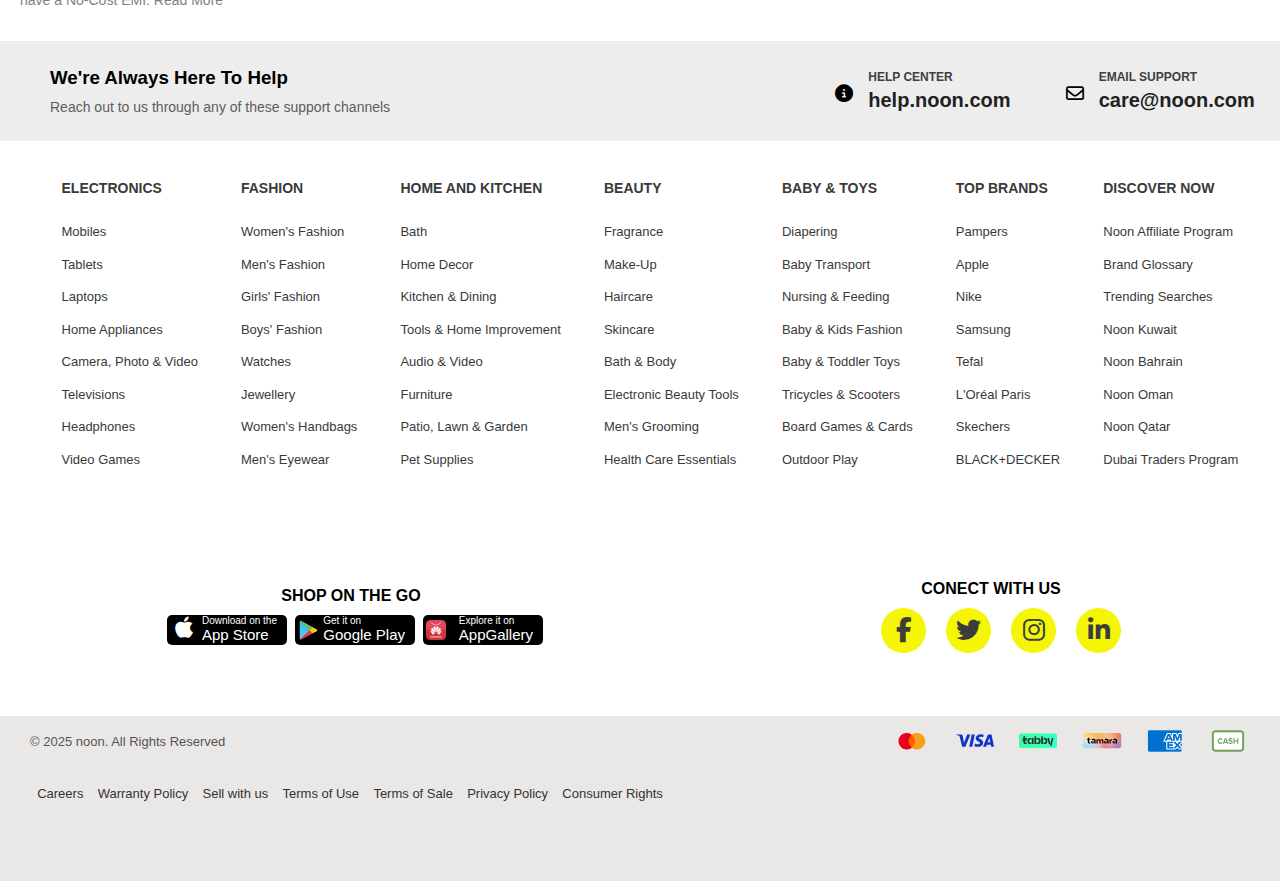
<file: Noon/index.html>
<!DOCTYPE html>
<html lang="en">

<head>
    <meta charset="UTF-8">
    <meta name="viewport" content="width=device-width, initial-scale=1.0">
    <title>Noon</title>
    <link rel="stylesheet" href="style.css">
    <link rel="stylesheet" href="https://cdnjs.cloudflare.com/ajax/libs/font-awesome/6.7.2/css/all.min.css">
</head>

<body>

    <!-- ****************navbar**************** -->


    <div class="navbar">
        <div class="logo">
            <img src="Images/noon-logo-en.svg" alt="noon logo">
        </div>
        <div class="flag">
            <img src="Images/ae flag.svg" alt="AE Flag">
            <p>Deliver to <br> <b>Dubai</b></p>
        </div>
        <input type="text" name="search" id="search" placeholder="What are you looking for?">
        <img src="Images/arabia.png" alt="al arabia">
        <div class="login">
            <p><b>Log in</b></p>
            <i class="fa-regular fa-user"></i>
        </div>
        <div class="cart">
            <i class="fa-regular fa-heart"></i>
            <i class="fa-solid fa-cart-shopping"></i>
        </div>
    </div>

    <!-- *****************section1************** -->

    <div class="section1">
        <p>Electronics</p>
        <p>Men's Fashion</p>
        <p>Women's Fashion</p>
        <p>Kid's Fashion</p>
        <p>Home & Kitchen</p>
        <p>Beauty & Fragnance</p>
        <p>Baby</p>
        <p>Toys</p>
        <p>Sports & Outdoors</p>
        <p>Health & Nutrition</p>
        <i class="fa-solid fa-chevron-right"></i>

    </div>

    <!-- *****************section2************** -->

    <div class="section2">
        <img src="Images/part1 img.avif" alt="part1">
        <img src="Images/part1-2 img.avif" alt="part1-2">
        <img src="Images/part1-3 img.avif" alt="part1-3">
    </div>

    <!-- *****************section3************** -->

    <div class="section3">
        <img src="Images/deals.avif" alt="">
        <img src="Images/spring summer.avif" alt="">
        <img src="Images/grocery.avif" alt="">
        <img src="Images/clearance store.avif" alt="">
        <img src="Images/electronics.avif" alt="">
        <img src="Images/watch now.avif" alt="">
        <img src="Images/mahali.avif" alt="">
        <img src="Images/footwear.avif" alt="">
        <img src="Images/health& nutrition.avif" alt="">
        <img src="Images/mobiles.avif" alt="">
        <img src="Images/women's fashion.avif" alt="">
        <img src="Images/global store.gif" alt="">
        <div class="chevron_right">
            <i class="fa-solid fa-chevron-right"></i>
        </div>
    </div>

    <!-- *****************section4************** -->

    <div class="section4">
        <div class="section4_part">
            <h2>More reasons to shop</h2>
            <div class="imagestwo">
                <img src="Images/top rated products.avif" alt="top rated">
                <img src="Images/best sellers.avif" alt="">
            </div>
            <div class="imagestwo">
                <img src="Images/new arrivals.avif" alt="new arrivals">
                <img src="Images/mahali2.avif" alt="mahali2">
            </div>
        </div>


        <div class="section4_part">
            <div class="time">
                <i class="fa-solid fa-clock"></i>
                <p>19h : 20min</p>
            </div>
            <div class="section4_part1">
                <h2>Mega deals</h2>
                <div class="all_deals">
                    <p>ALL DEALS</p>
                </div>
            </div>


            <div class="section4_part2">
                <div class="mobile_deals">
                    <div class="phone_deals">
                        <p>Mobile Phone deals</p>
                    </div>
                    <img src="Images/whitphone" alt="">
                    <p>Apple IPhone 16 Pro 256GB <br>
                        Natural Titanium 5G With</p>
                    <div class="pricing">
                        <p><strike>4699</strike> <strike>D</strike></p>
                        <P>4059</P>
                    </div>
                </div>


                <div class="television_deals">
                    <div class="phone_deals">
                        <p>Mobile Phone deals</p>
                    </div>
                    <img src="Images/television" alt="">
                    <p>Samsung 75-inch Crystal <br>
                        UHD DU7000 4K Tizen</p>
                    <div class="pricing">
                        <p><strike>2779</strike> <strike>D</strike></p>
                        <P>2599</P>
                    </div>
                </div>
            </div>


            <div class="section4_part2">
                <div class="mobile_deals">
                    <div class="phone_deals">
                        <p>Watches deals</p>
                    </div>
                    <img src="Images/watch.avif" alt="watch & accessories">
                    <p>TOMMY HILFIGER Men's <br>
                        Kane Water Resistant</p>
                    <div class="pricing">
                        <p><strike>815</strike> <strike>D</strike></p>
                        <P>280</P>
                    </div>
                </div>


                <div class="television_deals">
                    <div class="phone_deals">
                        <p>Sneakers deals</p>
                    </div>
                    <img src="Images/sneakers.avif" alt="sneakers">
                    <p>Sventy Five Lifestyle <br>
                        Sneakers</p>
                    <div class="pricing">
                        <p><strike>139</strike> <strike>D</strike></p>
                        <P>53</P>
                    </div>
                </div>
            </div>

        </div>



        <div class="section4_lastpart">
            <h2>In focus</h2>
            <img src="Images/Elevate your style.avif" alt="elevate your style">
            <img src="Images/game universe.avif" alt="game universe">
        </div>
    </div>

    <!-- *****************section5************** -->

    <div class="section5">
        <img src="Images/bloomies.avif" alt="bloomies">
    </div>

    <!-- *****************section6************** -->

    <div class="section6">
        <h2>Maximize your savings</h2>
        <div class="section6_images">
            <img src="Images/extra off.avif" alt="extra off">
            <img src="Images/beauty blender.avif" alt="beauty blender">
            <img src="Images/revon liquid.avif" alt="revlon liquid ">
            <img src="Images/thorne protein.avif" alt="thorne protein">
        </div>
    </div>

    <!-- **************recommended part***************** -->
    <div class="recommended">
        <h2>Recommended for you</h2>
    </div>


    <!-- *****************section7************** -->

    <div class="section7">
        <div class="cards_part">
            <div class="card">
                <div class="grey_part">

                    <div class="best_seller">
                        <p>Best Seller</p>
                    </div>

                    <div class="heart">
                        <i class="fa-regular fa-heart"></i>
                    </div>

                    <div class="card_cart">
                        <i class="fa-solid fa-cart-plus"></i>
                    </div>

                    <img src="Images/galaxy s24" alt="Galaxy S24">
                    <div class="rating">
                        <p>4.6</p>
                        <i class="fa-solid fa-star"></i>
                        <p>(7.4k)</p>
                    </div>
                </div>

                <p>Samsung Galaxy S24 Ultra 5G <br>
                    Dual Sim Titanium Grey 12GB <br>
                    256GB Middle East</p>

                <div class="card_pricing">
                    <span><strike>D</strike></span>
                    <span>2924</span>
                    <span>4949</span>
                    <span>40%</span>
                </div>
                <div class="blue">
                    <div class="super_mall">
                        <p>super mall</p>
                    </div>
                    <p>GET IN <b>1 HR 5 MINS</b></p>
                    <i class="fa-solid fa-chevron-right"></i>
                </div>
            </div>


            <div class="card">
                <div class="grey_part">

                    <div class="best_seller">
                        <p>Best Seller</p>
                    </div>

                    <div class="heart">
                        <i class="fa-regular fa-heart"></i>
                    </div>

                    <div class="card_cart">
                        <i class="fa-solid fa-cart-plus"></i>
                    </div>

                    <img src="Images/16promax.avif" alt="16 pro max">
                    <div class="rating">
                        <p>4.5</p>
                        <i class="fa-solid fa-star"></i>
                        <p>(3.5k)</p>
                    </div>
                </div>

                <p>Apple IPhone 16 Pro max <br>
                    256GB Desert Titanium 5G <br>
                    With Facetime Middle East</p>

                <div class="card_pricing">
                    <span><strike>D</strike></span>
                    <span>4351</span>
                    <span>5099</span>
                    <span>14%</span>
                </div>
                <div class="blue">
                    <div class="super_mall">
                        <p>super mall</p>
                    </div>
                    <p>GET IN <b>1 HR 5 MINS</b></p>
                    <i class="fa-solid fa-chevron-right"></i>
                </div>
            </div>



            <div class="card">
                <div class="grey_part">

                    <div class="heart">
                        <i class="fa-regular fa-heart"></i>
                    </div>

                    <div class="card_cart">
                        <i class="fa-solid fa-cart-plus"></i>
                    </div>

                    <img src="Images/ipad 2022.avif" alt="ipad2022">
                    <div class="rating">
                        <p>4.6</p>
                        <i class="fa-solid fa-star"></i>
                        <p>(4.2k)</p>
                    </div>
                </div>

                <p>Apple iPad 2022 (10th <br>
                    Generation) 10.9-inch 64GB <br>
                    WiFi Blue-Middle East Version</p>

                <div class="card_pricing">
                    <span><strike>D</strike></span>
                    <span>1128</span>
                    <span>1849</span>
                    <span>38%</span>
                </div>
                <div class="blue">
                    <div class="super_mall">
                        <p>super mall</p>
                    </div>
                    <p>GET IN <b>1 HR 5 MINS</b></p>
                    <i class="fa-solid fa-chevron-right"></i>
                </div>
            </div>


            <div class="card">
                <div class="grey_part">

                    <div class="best_seller">
                        <p>Best Seller</p>
                    </div>

                    <div class="heart">
                        <i class="fa-regular fa-heart"></i>
                    </div>

                    <div class="card_cart">
                        <i class="fa-solid fa-cart-plus"></i>
                    </div>

                    <img src="Images/sony playstation.avif" alt="sonyplaystation">
                    <div class="rating">
                        <p>4.5</p>
                        <i class="fa-solid fa-star"></i>
                        <p>(1.8k)</p>
                    </div>
                </div>

                <p>Sony Playstation 5 Slim <br>
                    Console (International Version)<br>
                    Digital Edition with Controller</p>

                <div class="card_pricing">
                    <span><strike>D</strike></span>
                    <span>1649</span>
                    <span>1799</span>
                    <span>8%</span>
                </div>
                <div class="express">
                    <p>express</p>
                </div>
            </div>


            <div class="card">
                <div class="grey_part">

                    <div class="heart">
                        <i class="fa-regular fa-heart"></i>
                    </div>

                    <div class="card_cart">
                        <i class="fa-solid fa-cart-plus"></i>
                    </div>

                    <img src="Images/soundcore.avif" alt="soundcore">
                    <div class="rating">
                        <p>4.4</p>
                        <i class="fa-solid fa-star"></i>
                        <p>(15.9k)</p>
                    </div>
                </div>

                <p>Soundcore R50i True Wireless <br>
                    Earbuds 10mm Drivers with Big<br>
                    Bass Bluetooth 5.3, 30H</p>

                <div class="card_pricing">
                    <span><strike>D</strike></span>
                    <span>65.15</span>
                </div>
                <div class="express">
                    <p>express</p>
                </div>
            </div>


            <div class="card">
                <div class="grey_part">

                    <div class="best_seller">
                        <p>Best Seller</p>
                    </div>

                    <div class="heart">
                        <i class="fa-regular fa-heart"></i>
                    </div>

                    <div class="card_cart">
                        <i class="fa-solid fa-cart-plus"></i>
                    </div>

                    <img src="Images/ANDRIOD TV STICK.avif" alt="ANDRIOD TV STICK">
                    <div class="rating">
                        <p>4.4</p>
                        <i class="fa-solid fa-star"></i>
                        <p>(50.2k)</p>
                    </div>
                </div>

                <p>Xiaomi Mi Android TV Stick <br>
                    With Builtin Chromecast-Full <br>
                    HD 1080p</p>

                <div class="card_pricing">
                    <span><strike>D</strike></span>
                    <span>128</span>
                    <span>399</span>
                    <span>67%</span>
                </div>
                <div class="blue">
                    <div class="super_mall">
                        <p>super mall</p>
                    </div>
                    <p>GET IN <b>1 HR 5 MINS</b></p>
                    <i class="fa-solid fa-chevron-right"></i>
                </div>
            </div>
        </div>
    </div>
    <!-- *****************section8************** -->
    <div class="section8">
        <h2>Summer Essentials</h2>
        <div class="section8_images">
            <img src="Images/swimwear.avif" alt="swimwear">
            <img src="Images/sunscreens.avif" alt="">
            <img src="Images/aircondtioner.avif" alt="">
            <img src="Images/sunglases.avif" alt="">
            <img src="Images/pools and water.avif" alt="">
            <img src="Images/electrolytes.avif" alt="">
            <img src="Images/speakers.avif" alt="">
        </div>
    </div>

    <!-- *****************section9************** -->
    <div class="section9">
        <div class="cashback">
            <span>Get 50%</span>
            <span>cashback | Use code: </span>
            <span>BACK</span>
        </div>
        <div class="shop_now">
            <p>SHOP NOW</p>
        </div>
    </div>

    <!-- *****************section10************** -->
    <div class="section10">
        <div class="cards_part">
            <div class="card">
                <div class="grey_part">

                    <div class="best_seller">
                        <p>Best Seller</p>
                    </div>

                    <div class="heart">
                        <i class="fa-regular fa-heart"></i>
                    </div>

                    <div class="card_cart">
                        <i class="fa-solid fa-cart-plus"></i>
                    </div>

                    <img src="Images/rockpow.jpg" alt="">
                    <div class="rating">
                        <p>4.3</p>
                        <i class="fa-solid fa-star"></i>
                        <p>(249)</p>
                    </div>
                </div>

                <p>Rock Pow 3 meters Universal <br>
                    Extension cord with 4 Power <br>
                    Socket and 3 USB Slots</p>

                <div class="card_pricing">
                    <span><strike>D</strike></span>
                    <span>45</span>

                </div>
                <div class="blue">
                    <div class="super_mall">
                        <p>super mall</p>
                    </div>
                    <p>GET IN <b>1 HR 5 MINS</b></p>
                    <i class="fa-solid fa-chevron-right"></i>
                </div>
            </div>


            <div class="card">
                <div class="grey_part">

                    <div class="best_seller">
                        <p>Best Seller</p>
                    </div>

                    <div class="heart">
                        <i class="fa-regular fa-heart"></i>
                    </div>

                    <div class="card_cart">
                        <i class="fa-solid fa-cart-plus"></i>
                    </div>

                    <img src="Images/LAPTOP STAND.avif" alt="16 pro max">
                    <div class="rating">
                        <p>4.8</p>
                        <i class="fa-solid fa-star"></i>
                        <p>(117)</p>
                    </div>
                </div>

                <p>Rock Pow Adjustable Laptop <br>
                    Stand for Desk Ergonomic <br>
                    Riser with 360 Rtating Base</p>

                <div class="card_pricing">
                    <span><strike>D</strike></span>
                    <span>89</span>
                    <span>220</span>
                    <span>59%</span>
                </div>
                <div class="express">
                    <p>express</p>
                </div>
            </div>



            <div class="card">
                <div class="grey_part">

                    <div class="heart">
                        <i class="fa-regular fa-heart"></i>
                    </div>

                    <div class="card_cart">
                        <i class="fa-solid fa-cart-plus"></i>
                    </div>

                    <img src="Images/antisnoring.avif" alt="">
                    <div class="rating">
                        <p>3.6</p>
                        <i class="fa-solid fa-star"></i>
                        <p>(88)</p>
                    </div>
                </div>

                <p>Rock Pow Anti Snoring Devices <br>
                    Silicon Magnetic AntiSnore<br>
                    Stopper Nose Clip Help</p>

                <div class="card_pricing">
                    <span><strike>D</strike></span>
                    <span>24.90</span>
                    <span>48</span>
                    <span>48%</span>
                </div>
                <div class="blue">
                    <div class="super_mall">
                        <p>super mall</p>
                    </div>
                    <p>GET IN <b>1 HR 5 MINS</b></p>
                    <i class="fa-solid fa-chevron-right"></i>
                </div>
            </div>


            <div class="card">
                <div class="grey_part">

                    <div class="best_seller">
                        <p>Best Seller</p>
                    </div>

                    <div class="heart">
                        <i class="fa-regular fa-heart"></i>
                    </div>

                    <div class="card_cart">
                        <i class="fa-solid fa-cart-plus"></i>
                    </div>

                    <img src="Images/Aartificial Plants.avif" alt="">
                    <div class="rating">
                        <p>4.8</p>
                        <i class="fa-solid fa-star"></i>
                        <p>(22)</p>
                    </div>
                </div>

                <p>Rock Pow Mini Artificial Plants <br>
                    Set 2Pcs Small Fake Plants for <br>
                    Office Kitchen Bathroom</p>

                <div class="card_pricing">
                    <span><strike>D</strike></span>
                    <span>35</span>

                </div>
                <div class="blue">
                    <div class="super_mall">
                        <p>super mall</p>
                    </div>
                    <p>GET IN <b>1 HR 5 MINS</b></p>
                    <i class="fa-solid fa-chevron-right"></i>
                </div>
            </div>


            <div class="card">
                <div class="grey_part">

                    <div class="heart">
                        <i class="fa-regular fa-heart"></i>
                    </div>

                    <div class="card_cart">
                        <i class="fa-solid fa-cart-plus"></i>
                    </div>

                    <img src="Images/picnic blanket.avif" alt="">
                    <div class="rating">
                        <p>4.7</p>
                        <i class="fa-solid fa-star"></i>
                        <p>(24)</p>
                    </div>
                </div>

                <p>Rock Pow Foldable Picnic <br>
                    Blanket Wwaterproof Beach<br>
                    Blanket Waterproof Picnic...</p>

                <div class="card_pricing">
                    <span><strike>D</strike></span>
                    <span>39.90</span>
                    <span>71</span>
                    <span>43%</span>
                </div>
                <div class="express">
                    <p>express</p>
                </div>
            </div>


            <div class="card">
                <div class="grey_part">


                    <div class="heart">
                        <i class="fa-regular fa-heart"></i>
                    </div>

                    <div class="card_cart">
                        <i class="fa-solid fa-cart-plus"></i>
                    </div>

                    <img src="Images/keyboard case.avif" alt="">
                    <div class="rating">
                        <p>4.4</p>
                        <i class="fa-solid fa-star"></i>
                        <p>(336)</p>
                    </div>
                </div>

                <p>Rock Pow Keyboard Case for <br>
                    Samsung Galaxy Tab A9 <br>
                    Plus/A9+ 5G 11 inch 2023</p>

                <div class="card_pricing">
                    <span><strike>D</strike></span>
                    <span>69</span>

                </div>
                <div class="blue">
                    <div class="super_mall">
                        <p>super mall</p>
                    </div>
                    <p>GET IN <b>1 HR 5 MINS</b></p>
                    <i class="fa-solid fa-chevron-right"></i>
                </div>
            </div>
        </div>
    </div>

    <!-- ******************section11************* -->
    <div class="section11">
        <img src="Images/perfumes.avif" alt="perfumes">
    </div>

    <!-- *****************section12************** -->
    <div class="section12">
        <div class="section12_part">
            <span>Bestsellers in Beauty</span>

        </div>
        <div class="view_all">
            <p>VIEW ALL</p>
        </div>
    </div>

    <!-- *****************section13************** -->
    <div class="section13">
        <div class="cards_part">
            <div class="card">
                <div class="grey_part">

                    <div class="best_seller">
                        <p>Best Seller</p>
                    </div>

                    <div class="heart">
                        <i class="fa-regular fa-heart"></i>
                    </div>

                    <div class="card_cart">
                        <i class="fa-solid fa-cart-plus"></i>
                    </div>

                    <img src="Images/latafa.avif" alt="">
                    <div class="rating">
                        <p>4.5</p>
                        <i class="fa-solid fa-star"></i>
                        <p>(3.3k)</p>
                    </div>
                </div>

                <p>Lattafa Khamrah Unisex Eau <br>
                    De Parfum by Lattafa 100ml <br> <br>
                </p>

                <div class="card_pricing">
                    <span><strike>D</strike></span>
                    <span>75.50</span>
                    <span>129</span>
                    <span>41%</span>

                </div>
                <div class="blue">
                    <div class="super_mall">
                        <p>super mall</p>
                    </div>
                    <p>GET IN <b>1 HR 5 MINS</b></p>
                    <i class="fa-solid fa-chevron-right"></i>
                </div>
            </div>


            <div class="card">
                <div class="grey_part">

                    <div class="best_seller">
                        <p>Best Seller</p>
                    </div>

                    <div class="heart">
                        <i class="fa-regular fa-heart"></i>
                    </div>

                    <div class="card_cart">
                        <i class="fa-solid fa-cart-plus"></i>
                    </div>

                    <img src="Images/blowdry.avif" alt="">
                    <div class="rating">
                        <p>4.4</p>
                        <i class="fa-solid fa-star"></i>
                        <p>(1.2k)</p>
                    </div>
                </div>

                <p>DOSCHER 1600W Professional <br>
                    Ionic Hair Dryer- Fast Drying <br>
                    Blower Hair Dryer with</p>

                <div class="card_pricing">
                    <span><strike>D</strike></span>
                    <span>85.35</span>
                    <span>399</span>
                    <span>78%</span>
                </div>
                <div class="express">
                    <p>express</p>
                </div>
            </div>



            <div class="card">
                <div class="grey_part">

                    <div class="heart">
                        <i class="fa-regular fa-heart"></i>
                    </div>

                    <div class="card_cart">
                        <i class="fa-solid fa-cart-plus"></i>
                    </div>

                    <img src="Images/probiotics.avif" alt="">
                    <div class="rating">
                        <p>3.9</p>
                        <i class="fa-solid fa-star"></i>
                        <p>(3.8k)</p>
                    </div>
                </div>

                <p>Beauty of Joseon Relief Sun <br>
                    Rice+ Probiotics 50ml<br> <br>
                </p>

                <div class="card_pricing">
                    <span><strike>D</strike></span>
                    <span>40.50</span>
                    <span>85</span>
                    <span>52%</span>
                </div>
                <div class="blue">
                    <div class="super_mall">
                        <p>super mall</p>
                    </div>
                    <p>GET IN <b>1 HR 5 MINS</b></p>
                    <i class="fa-solid fa-chevron-right"></i>
                </div>
            </div>


            <div class="card">
                <div class="grey_part">


                    <div class="heart">
                        <i class="fa-regular fa-heart"></i>
                    </div>

                    <div class="card_cart">
                        <i class="fa-solid fa-cart-plus"></i>
                    </div>

                    <img src="Images/cleanser.avif" alt="">
                    <div class="rating">
                        <p>4.5</p>
                        <i class="fa-solid fa-star"></i>
                        <p>(4.6k)</p>
                    </div>
                </div>

                <p>CeraVe Foaming Cleanser for <br>
                    Normal to Oily Skin with <br>
                    Hyaluronic Acid 236ml</p>

                <div class="card_pricing">
                    <span><strike>D</strike></span>
                    <span>62</span>
                    <span>73</span>
                    <span>15%</span>

                </div>
                <div class="express">
                    <p>express</p>
                </div>
            </div>


            <div class="card">
                <div class="grey_part">

                    <div class="best_seller">
                        <p>Best Seller</p>
                    </div>

                    <div class="heart">
                        <i class="fa-regular fa-heart"></i>
                    </div>

                    <div class="card_cart">
                        <i class="fa-solid fa-cart-plus"></i>
                    </div>

                    <img src="Images/hair mass.avif" alt="">
                    <div class="rating">
                        <p>4.4</p>
                        <i class="fa-solid fa-star"></i>
                        <p>(609)</p>
                    </div>
                </div>

                <p>VICHY Dercos Dens-Solution <br>
                    Hair Mass Recreating<br>
                    Concentrate Thinning Hair</p>

                <div class="card_pricing">
                    <span><strike>D</strike></span>
                    <span>158</span>
                    <span>211</span>
                    <span>25%</span>
                </div>
                <div class="blue">
                    <div class="super_mall">
                        <p>super mall</p>
                    </div>
                    <p>GET IN <b>1 HR 5 MINS</b></p>
                    <i class="fa-solid fa-chevron-right"></i>
                </div>
            </div>


            <div class="card">
                <div class="grey_part">


                    <div class="heart">
                        <i class="fa-regular fa-heart"></i>
                    </div>

                    <div class="card_cart">
                        <i class="fa-solid fa-cart-plus"></i>
                    </div>

                    <img src="Images/jaguar.avif" alt="">
                    <div class="rating">
                        <p>4.1</p>
                        <i class="fa-solid fa-star"></i>
                        <p>(10.2)</p>
                    </div>
                </div>

                <p>JAGUAR Black Classic EDT for <br>
                    Men 100ml <br> <br>
                </p>

                <div class="card_pricing">
                    <span><strike>D</strike></span>
                    <span>44.40</span>
                    <span>229</span>
                    <span>81%</span>

                </div>
                <div class="express">
                    <p>express</p>
                </div>
            </div>
        </div>

    </div>

    <!-- *****************section14************** -->
    <div class="section14">
        <img src="Images/automative.avif" alt="summer fun image">
    </div>

    <!-- *****************section15************** -->
    <div class="section15">
        <div class="section15_part">
            <span>Trending in Home & Kitchen</span>

        </div>
        <div class="view_all">
            <p>VIEW ALL</p>
        </div>
    </div>

    <!-- *****************section16************** -->
    <div class="section16">
        <div class="cards_part">
            <div class="card">
                <div class="grey_part">

                    <div class="best_seller">
                        <p>Best Seller</p>
                    </div>

                    <div class="heart">
                        <i class="fa-regular fa-heart"></i>
                    </div>

                    <div class="card_cart">
                        <i class="fa-solid fa-cart-plus"></i>
                    </div>

                    <img src="Images/water dispencer.avif" alt="">
                    <div class="rating">
                        <p>4.4</p>
                        <i class="fa-solid fa-star"></i>
                        <p>(67)</p>
                    </div>
                </div>

                <p>DELCASA Water Dispenser <br>
                    Pump with Vaccum <br>
                    Technology DC2062</p>

                <div class="card_pricing">
                    <span><strike>D</strike></span>
                    <span>12</span>


                </div>
                <div class="blue">
                    <div class="super_mall">
                        <p>super mall</p>
                    </div>
                    <p>GET IN <b>1 HR 5 MINS</b></p>
                    <i class="fa-solid fa-chevron-right"></i>
                </div>
            </div>


            <div class="card">
                <div class="grey_part">


                    <div class="heart">
                        <i class="fa-regular fa-heart"></i>
                    </div>

                    <div class="card_cart">
                        <i class="fa-solid fa-cart-plus"></i>
                    </div>

                    <img src="Images/MSEAL.avif" alt="">

                </div>

                <p>M-Seal GP 100gm | Two <br>
                    Component Exposy Putty to <br>
                    Seal pipe Leaks</p>

                <div class="card_pricing">
                    <span><strike>D</strike></span>
                    <span>12.40</span>

                </div>
                <div class="express">
                    <p>express</p>
                </div>
            </div>



            <div class="card">
                <div class="grey_part">

                    <div class="heart">
                        <i class="fa-regular fa-heart"></i>
                    </div>

                    <div class="card_cart">
                        <i class="fa-solid fa-cart-plus"></i>
                    </div>

                    <img src="Images/fan.avif" alt="">
                    <div class="rating">
                        <p>3.7</p>
                        <i class="fa-solid fa-star"></i>
                        <p>(54)</p>
                    </div>
                </div>

                <p>MODI 56 inch Three-blade <br>
                    Indore Ceiling Fan White<br> <br>
                </p>

                <div class="card_pricing">
                    <span><strike>D</strike></span>
                    <span>117</span>
                    <span>130</span>
                    <span>10%</span>
                </div>
                <div class="express">
                    <p>express</p>
                </div>
            </div>


            <div class="card">
                <div class="grey_part">

                    <div class="best_seller">
                        <p>Best Seller</p>
                    </div>

                    <div class="heart">
                        <i class="fa-regular fa-heart"></i>
                    </div>

                    <div class="card_cart">
                        <i class="fa-solid fa-cart-plus"></i>
                    </div>

                    <img src="Images/scrapbook.avif" alt="">
                    <div class="rating">
                        <p>4.6</p>
                        <i class="fa-solid fa-star"></i>
                        <p>(109)</p>
                    </div>
                </div>

                <p>Beauenty Scrapbook Paper <br>
                    Craft Photo Album Assorted <br>
                    290 x 215mm</p>

                <div class="card_pricing">
                    <span><strike>D</strike></span>
                    <span></span>21.40</span>
                    <span>23.75</span>
                    <span>9%</span>

                </div>
                <div class="express">
                    <p>express</p>
                </div>
            </div>


            <div class="card">
                <div class="grey_part">

                    <div class="best_seller">
                        <p>Best Seller</p>
                    </div>

                    <div class="heart">
                        <i class="fa-regular fa-heart"></i>
                    </div>

                    <div class="card_cart">
                        <i class="fa-solid fa-cart-plus"></i>
                    </div>

                    <img src="Images/party cups.avif" alt="">
                    <div class="rating">
                        <p>5.0</p>
                        <i class="fa-solid fa-star"></i>
                        <p>(5)</p>
                    </div>
                </div>

                <p>Fun Plastic Party Cups <br> <br>
                    <br>
                </p>

                <div class="card_pricing">
                    <span><strike>D</strike></span>
                    <span>9.95</span>
                    <span>11.40</span>
                    <span>15%</span>
                </div>
                <div class="blue">
                    <div class="super_mall">
                        <p>super mall</p>
                    </div>
                    <p>GET IN <b>1 HR 5 MINS</b></p>
                    <i class="fa-solid fa-chevron-right"></i>
                </div>
            </div>


            <div class="card">
                <div class="grey_part">


                    <div class="heart">
                        <i class="fa-regular fa-heart"></i>
                    </div>

                    <div class="card_cart">
                        <i class="fa-solid fa-cart-plus"></i>
                    </div>

                    <img src="Images/antilop.avif" alt="">
                    <div class="rating">
                        <p>3.8</p>
                        <i class="fa-solid fa-star"></i>
                        <p>(31)</p>
                    </div>
                </div>

                <p>ANTILOP Round Hammock <br>
                    Chair Swing White <br> <br>
                </p>

                <div class="card_pricing">
                    <span><strike>D</strike></span>
                    <span>97.20</span>
                    <span>239</span>
                    <span>59%</span>

                </div>
                <div class="express">
                    <p>express</p>
                </div>
            </div>
        </div>
    </div>

    <!-- *****************section17************** -->
    <div class="section17">
        <div class="section17_part">
            <span>Grocery Super Sale | 28 April - 7 May</span>

        </div>
        <div class="view_all">
            <p>VIEW ALL</p>
        </div>
    </div>

    <!-- *****************section18************** -->

    <div class="section18_images">
        <img src="Images/grocery1.avif" alt="">
        <img src="Images/grocery2.avif" alt="">
        <img src="Images/grocery3.avif" alt="">
        <img src="Images/grocery4.avif" alt="">
        <img src="Images/grocery5.avif" alt="">
        <img src="Images/grocery6.avif" alt="">
        <img src="Images/grocery7.avif" alt="">
    </div>

    <!-- *****************section19************** -->
    <div class="section19">
        <div class="section19_part">
            <span>Women's Fashion</span>

        </div>
        <div class="view_all">
            <p>VIEW ALL</p>
        </div>
    </div>

    <!-- *****************section20************** -->

    <div class="section20_images">
        <img src="Images/WF1.avif" alt="">
        <img src="Images/WF2.avif" alt="">
        <img src="Images/WF3.avif" alt="">
        <img src="Images/WF4.avif" alt="">
        <img src="Images/WF5.avif" alt="">
        <img src="Images/WF6.avif" alt="">
        <img src="Images/WF7.avif" alt="">
    </div>

    <!-- *****************section21************** -->
    <div class="section21">
        <div class="section21_part">
            <span>Men's Fashion</span>

        </div>
        <div class="view_all">
            <p>VIEW ALL</p>
        </div>
    </div>

    <!-- *****************section22************** -->

    <div class="section22_images">
        <img src="Images/MF1.avif" alt="">
        <img src="Images/MF2.avif" alt="">
        <img src="Images/MF3.avif" alt="">
        <img src="Images/MF4.avif" alt="">
        <img src="Images/MF5.avif" alt="">
        <img src="Images/MF6.avif" alt="">
        <img src="Images/MF7.avif" alt="">
    </div>

    <!-- *****************section23************** -->
    <div class="section23">
        <div class="section23_part">
            <span>Beauty</span>

        </div>
        <div class="view_all">
            <p>VIEW ALL</p>
        </div>
    </div>
    <!-- *****************section24************** -->

    <div class="section24_images">
        <img src="Images/B1.avif" alt="">
        <img src="Images/B2.avif" alt="">
        <img src="Images/B3.avif" alt="">
        <img src="Images/B4.avif" alt="">
        <img src="Images/B5.avif" alt="">
        <img src="Images/B6.avif" alt="">
        <img src="Images/B7.avif" alt="">
    </div>

    <!-- *****************section25************** -->
    <div class="section25">
        <img src="Images/RIBAO.avif" alt="">
    </div>

    <!-- *****************section26************** -->
    <div class="section26">
        <div class="section26_part">
            <span>Electronics</span>

        </div>
        <div class="view_all">
            <p>VIEW ALL</p>
        </div>
    </div>

    <!-- *****************section27************** -->

    <div class="section27_images">
        <img src="Images/E1.avif" alt="">
        <img src="Images/E2.avif" alt="">
        <img src="Images/E3.avif" alt="">
        <img src="Images/E4.avif" alt="">
        <img src="Images/E5.avif" alt="">
        <img src="Images/E6.avif" alt="">
        <img src="Images/E7.avif" alt="">
    </div>

    <!-- *****************section28************** -->
    <div class="section28">
        <div class="section28_part">
            <span>Mobile & AccessorieMA</span>

        </div>
        <div class="view_all">
            <p>VIEW ALL</p>
        </div>
    </div>

    <!-- *****************section29************** -->

    <div class="section29_images">
        <img src="Images/MA1.avif" alt="">
        <img src="Images/MA2.avif" alt="">
        <img src="Images/MA3.avif" alt="">
        <img src="Images/MA4.avif" alt="">
        <img src="Images/MA5.avif" alt="">
        <img src="Images/MA6.avif" alt="">
        <img src="Images/MA7.avif" alt="">
    </div>

    <!-- *****************section30************** -->
    <div class="section30">
        <div class="section30_part">
            <span>Mobile & AccessorieMA</span>

        </div>
        <div class="view_all">
            <p>VIEW ALL</p>
        </div>
    </div>

    <!-- *****************section31************** -->

    <div class="section31_images">
        <img src="Images/KF1.avif" alt="">
        <img src="Images/KF2.avif" alt="">
        <img src="Images/KF3.avif" alt="">
        <img src="Images/KF4.avif" alt="">
        <img src="Images/KF5.avif" alt="">
        <img src="Images/KF6.avif" alt="">
        <img src="Images/KF7.avif" alt="">
    </div>

    <!-- *****************section32************** -->
    <div class="section32">
        <img src="Images/LUXURYVILLAS.avif" alt="">
    </div>

    <!-- *****************section33************** -->
    <div class="section33">
        <h4>Superior online shopping in the UAE</h4>
        <p>As the leading destination for online shopping in the UAE, noon has everything you need under one roof.
            Whether you’re shopping for the latest electronic products, fashion, homeware, products for kids and babies,
            books and stationery, sports and health essentials, beauty products, or groceries, we have millions of
            products in the noon UAE store. As a customer-centric online store, we make it easier to buy online with
            flexible payment plans that help you save, along with regular sales across our extensive product range, gift
            cards, wishlists, our exclusive Mashreq VIP card, our easy-to-use shopping app, and so much more.
            Read More</p> <br>

        <h4>Shop the best products & brands at noon UAE</h4>
        <p>You’ll find a massive variety of products from top brands at noon UAE. Our electronics department has the
            latest mobile phones, along with tablets, mobile accessories, laptops, wearable technology such as
            smartwatches and other wearable devices, headphones (in-ear, wireless and noise-cancelling), audiovisual
            gear, a selection of cameras, televisions, video game consoles such as PC and Xbox controllers, and video
            games. We have products from Samsung, Xiaomi, Sony, HP, Dell, Huawei, Lenovo, Apple, and many other leading
            tech brands.
            Read More</p> <br>

        <h4>Hassle-free UAE online shopping</h4>
        <p>When you buy online at noon, you will always have peace of mind knowing that you are getting the best level
            of service. We take the hassle out of online shopping in Abu Dhabi and Dubai, with a number of features and
            flexible payment plans that make shopping simpler, faster, and better. Our Buy Now, Pay Later plans include
            Tabby, with orders split over 4 payments, and Tamara, with orders split over 3 payments. Both plans are
            interest-free. We accept credit cards and debit cards from Emirates NBD, FAB bank, Mashreq bank, ADCB, and
            ADIB, and cash on delivery. For even more convenience, we have a No-Cost EMI.
            Read More </p>
    </div>

    <!-- *****************section34************** -->
    <div class="section34">
        <div class="section34_part1">
            <h3>We're Always Here To Help</h3>
            <p>Reach out to us through any of these support channels</p>
        </div>
        <div class="section34_part2">
            <div class="help_center">
                <i class="fa-solid fa-circle-info"></i>
                <div class="help">
                    <p>HELP CENTER</p>
                    <P>help.noon.com</P>
                </div>
            </div>
            <div class="email_support">
                <i class="fa-regular fa-envelope"></i>
                <div class="email">
                    <p>EMAIL SUPPORT</p>
                    <p>care@noon.com</p>
                </div>
            </div>
        </div>
    </div>

    <!-- *****************section35************** -->
    <div class="section35">
        <div class="section35_part">
            <ul>
                <li id="bold">electronics</li>
                <li>mobiles</li>
                <li>tablets</li>
                <li>laptops</li>
                <li>home appliances</li>
                <li>camera, photo & video</li>
                <li>televisions</li>
                <li>headphones</li>
                <li>video games</li>
            </ul>
        </div>

        <div class="section35_part">
            <ul>
                <li id="bold">fashion</li>
                <li>women's fashion</li>
                <li>men's fashion</li>
                <li>girls' fashion</li>
                <li>boys' fashion</li>
                <li>watches</li>
                <li>jewellery</li>
                <li>women's handbags</li>
                <li>men's eyewear</li>
            </ul>
        </div>

        <div class="section35_part">
            <ul>
                <li id="bold">home and kitchen</li>
                <li>bath</li>
                <li>home decor</li>
                <li>kitchen & dining</li>
                <li>Tools & Home Improvement</li>
                <li>audio & video</li>
                <li>furniture</li>
                <li>Patio, Lawn & Garden</li>
                <li>pet supplies</li>
            </ul>
        </div>

        <div class="section35_part">
            <ul>
                <li id="bold">beauty</li>
                <li>fragrance</li>
                <li>make-up</li>
                <li>haircare</li>
                <li>skincare</li>
                <li>Bath & Body</li>
                <li>Electronic beauty tools</li>
                <li>men's grooming</li>
                <li>Health Care Essentials</li>
            </ul>
        </div>

        <div class="section35_part">
            <ul>
                <li id="bold">Baby & Toys</li>
                <li>Diapering</li>
                <li>Baby Transport</li>
                <li>Nursing & Feeding</li>
                <li>Baby & Kids Fashion</li>
                <li>Baby & Toddler Toys</li>
                <li>Tricycles & Scooters</li>
                <li>Board Games & Cards</li>
                <li>Outdoor Play</li>
            </ul>
        </div>

        <div class="section35_part">
            <ul>
                <li id="bold">top brands</li>
                <li>Pampers</li>
                <li>apple</li>
                <li>nike</li>
                <li>samsung</li>
                <li>tefal</li>
                <li>L'Oréal Paris</li>
                <li>skechers</li>
                <li>BLACK+DECKER</li>
            </ul>
        </div>

        <div class="section35_part">
            <ul>
                <li id="bold">Discover Now</li>
                <li>noon Affiliate Program</li>
                <li>Brand Glossary</li>
                <li>Trending Searches</li>
                <li>noon Kuwait</li>
                <li>noon Bahrain</li>
                <li>noon Oman</li>
                <li>noon Qatar</li>
                <li>Dubai Traders Program</li>
            </ul>
        </div>
    </div>

    <!-- *****************section36************** -->
    <div class="section36">
        <div class="shop">
            <h4>Shop on the Go</h4>
            <div class="stores">
                <div class="appstore">
                    <i class="fa-brands fa-apple"></i>
                    <div class="download">
                        <p>Download on the</p>
                        <p>App Store</p>
                    </div>
                </div>
                <div class="google">
                    <img src="Images/google-play-store-apple-app-store-icons9791.jpg" alt="">
                    <div class="download">
                        <p>Get it on</p>
                        <p>Google Play</p>
                    </div>
                </div>
                <div class="appgallery">
                    <img src="Images/huawei.png" alt="">
                    <div class="download">
                        <p>Explore it on</p>
                        <p>AppGallery</p>
                    </div>
                </div>
            </div>
        </div>
        <div class="connect">
            <h4>Conect with Us</h4>
            <div class="social_icons">
                <i class="fa-brands fa-facebook-f"></i>
                <i class="fa-brands fa-twitter"></i>
                <i class="fa-brands fa-instagram"></i>
                <i class="fa-brands fa-linkedin-in"></i>
            </div>
        </div>
    </div>
    <!-- *****************section37************** -->
    <div class="section37">
        <div class="reserved">
            <p>© 2025 noon. All Rights Reserved</p>
        </div>
        <div class="bank_cards">
            <img src="Images/orangered.svg" alt="">
            <img src="Images/visa.svg" alt="">
            <img src="Images/tabby.svg" alt="">
            <img src="Images/tamara.svg" alt="">
            <img src="Images/amex.svg" alt="">
            <img src="Images/cash.svg" alt="">

        </div>
    </div>

    <!-- *****************section38************** -->
    <div class="section38">
        <div class="section38_parts">
            <p>Careers</p>
            <p>Warranty Policy</p>
            <p>Sell with us</p>
            <p>Terms of Use</p>
            <p>Terms of Sale</p>
            <p> Privacy Policy</p>
            <p> Consumer Rights</p>
        </div>
    </div>

</body>

</html>
</file>
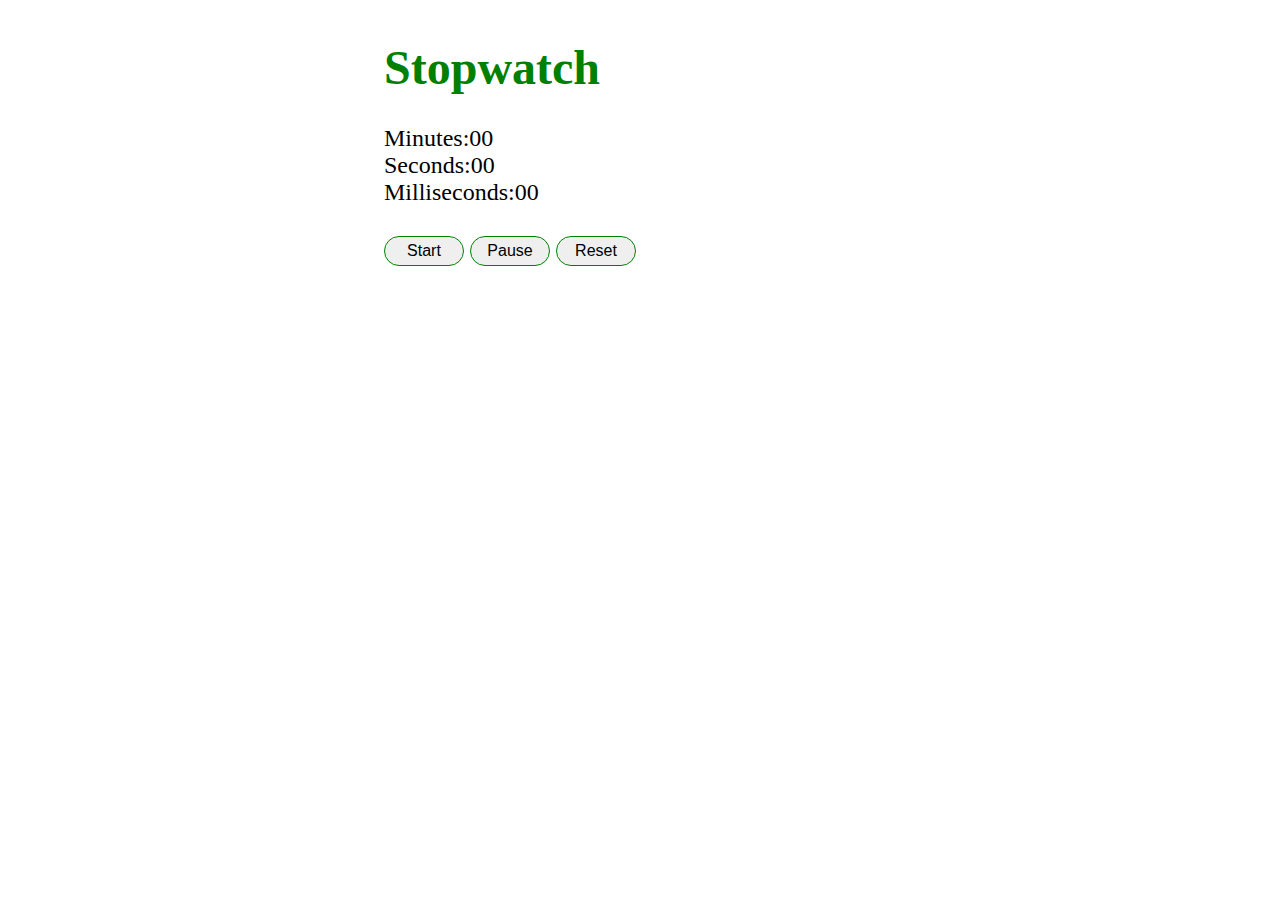
<file: Stopwatch/index.html>
<!DOCTYPE html>
<html lang="en">

<head>
    <meta charset="UTF-8">
    <meta name="viewport" content="width=device-width, initial-scale=1.0">
    <title>Stop Watch</title>
    <link rel="stylesheet" href="style.css">
</head>

<body>

    <div class="StopWatch">
        <h1>Stopwatch</h1>
        <span>Minutes:</span><span id="dmin">00</span> <br>
        <span>Seconds:</span><span id="dsec">00</span> <br>
        <span>Milliseconds:</span><span id="dms">00</span> 

        <div class="buttons">

            <button onclick="start()" id="startbtn">Start</button>
            <button onclick="pause()" id="pausebtn">Pause</button>
            <button onclick="reset()" id="resetbtn">Reset</button>
        </div>
    </div>





    <script src="app.js"></script>
</body>

</html>
</file>
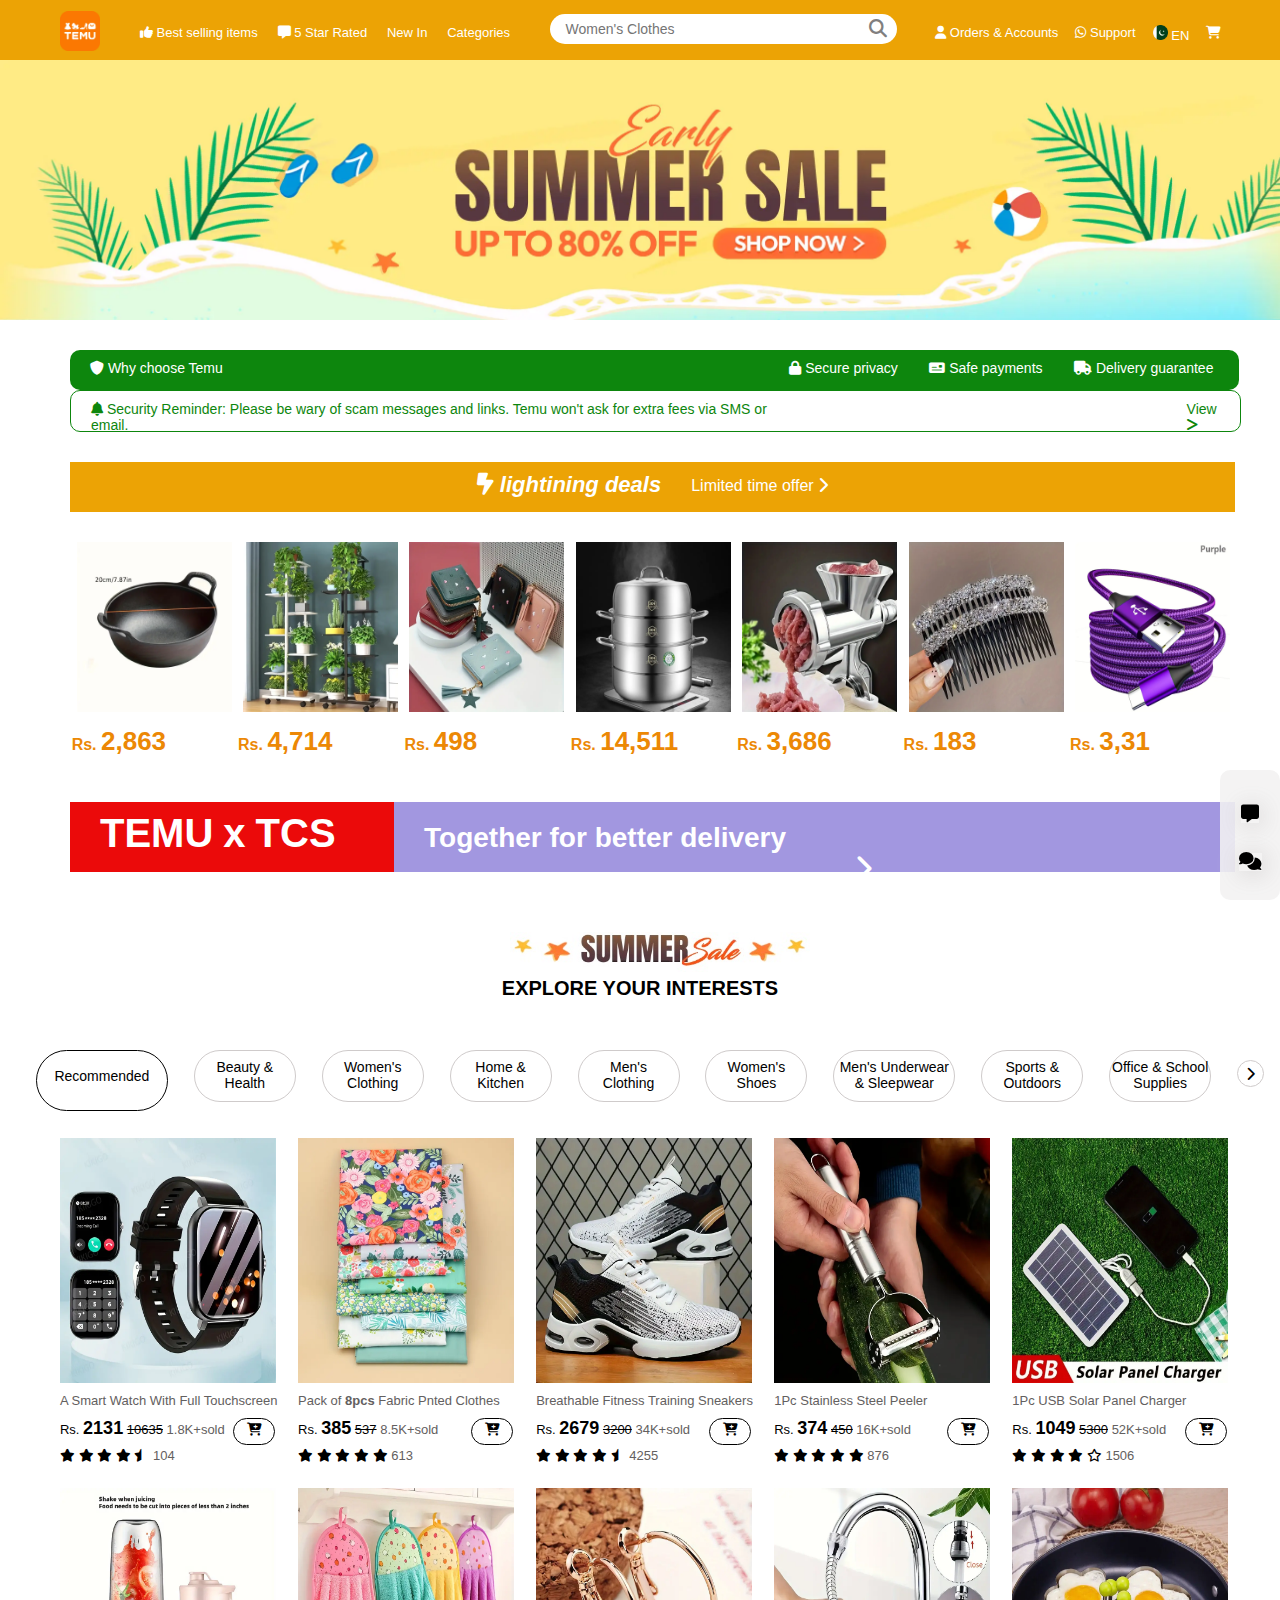
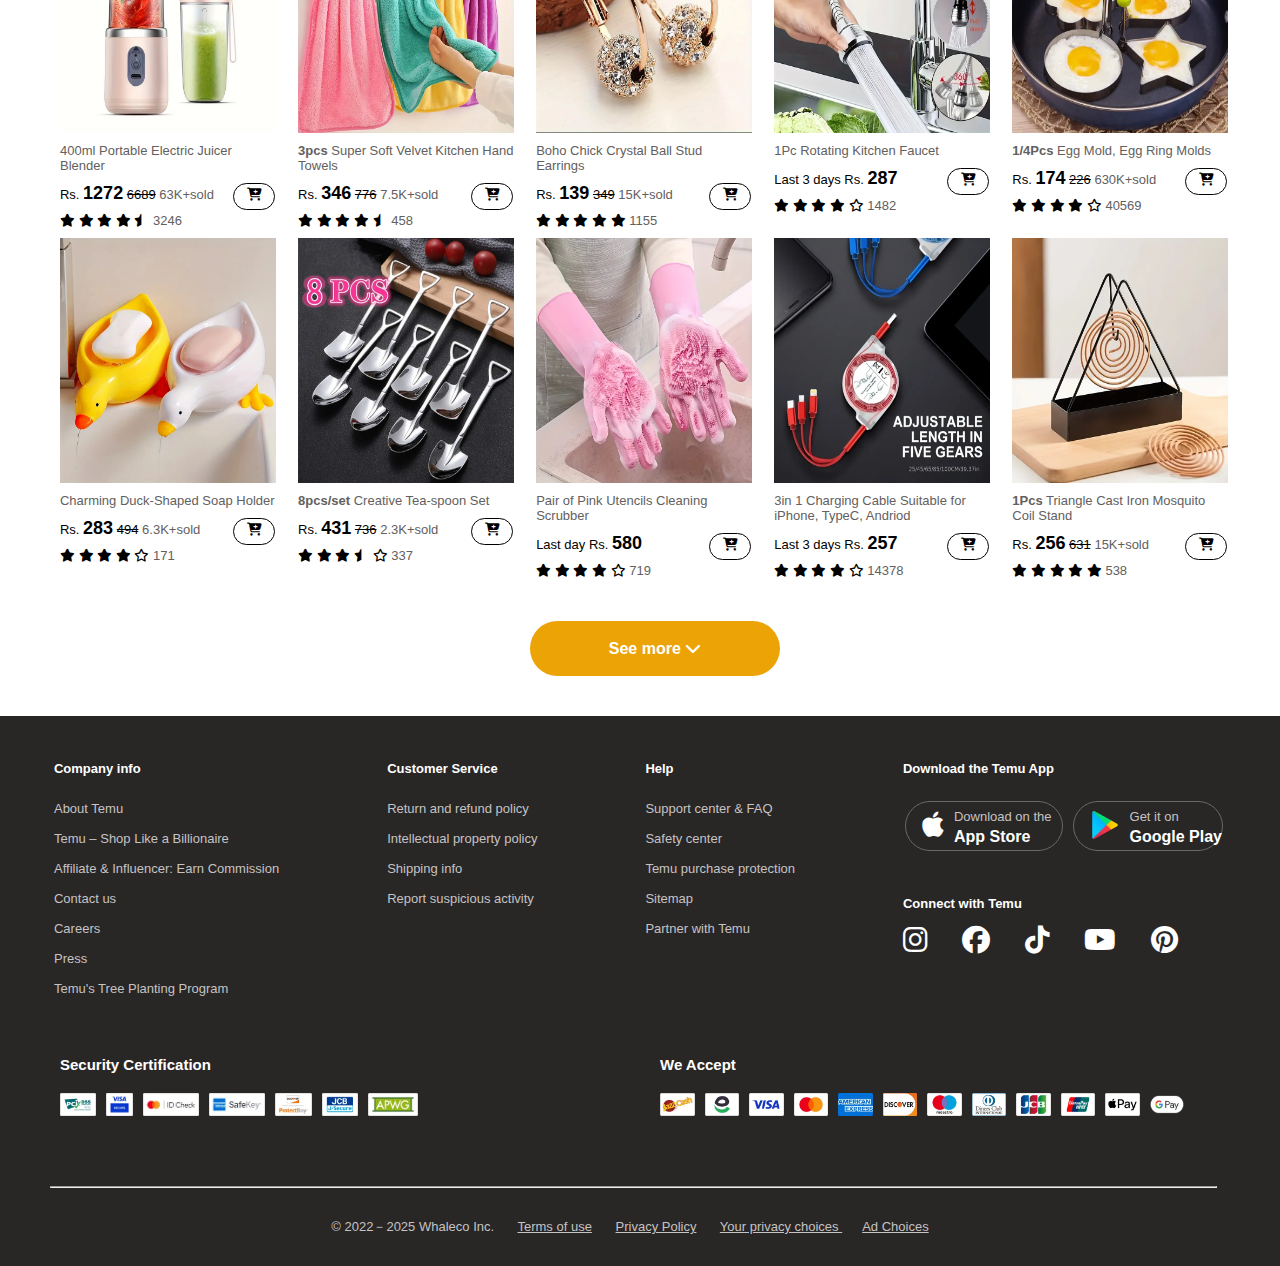
<file: Temu/index.html>
<!DOCTYPE html>
<html lang="en">

<head>
    <meta charset="UTF-8">
    <meta name="viewport" content="width=device-width, initial-scale=1.0">
    <title>Temu</title>
    <link rel="stylesheet" href="style.css">
    <link rel="stylesheet" href="https://cdnjs.cloudflare.com/ajax/libs/font-awesome/6.7.2/css/all.min.css">
</head>

<body>
    <!-- ****************** navbar************************** -->

    <div class="navbar">
        <div class="navbar1">
            <img src="Images/temu-logo-2.webp" alt="temu logo">
        </div>
        <div class="navbar2">
            <div class="navbarcategory1">
                <i class="fa-solid fa-thumbs-up"></i>
                <p>Best selling items</p>
            </div>
            <div class="navbarcategory2">
                <i class="fa-solid fa-message"></i>
                <p>5 Star Rated</p>
            </div>
            <div class="navbarcategory3">
                <p>New In</p>
            </div>
            <div class="navbarcategory4">
                <p></p>Categories</p>
            </div>

        </div>
        <div class="navbar3">
            <input type="text" name="text" placeholder="    Women's Clothes">
            <i class="fa-solid fa-magnifying-glass"></i>
        </div>
        <div class="navbar4">
            <div class="order">
                <i class="fa-solid fa-user"></i>
                <p>Orders & Accounts</p>
            </div>
            <div class="support">
                <i class="fa-brands fa-whatsapp"></i>
                <p>Support</p>
            </div>
            <div class="lang">
                <img src="Images/pakistan map.webp" alt="">
                <span>EN</span>

            </div>
            <div class="navbarcart"><i class="fa-solid fa-cart-shopping"></i></div>
        </div>
    </div>

    <!-- ********************section1***************** -->

    <div class="section1">

    </div>

    <!-- ******************section2************* -->
    <div class="section2">
        <div class="section2part1">
            <div class="section2-1">
                <i class="fa-solid fa-shield"></i>
                <p>Why choose Temu</p>
            </div>
            <div class="section2-2">
                <div class="privacy">
                    <i class="fa-solid fa-lock"></i>
                    <p>Secure privacy</p>
                </div>
                <div class="payments">
                    <i class="fa-solid fa-money-check"></i>
                    <p>Safe payments</p>
                </div>
                <div class="delivery">
                    <i class="fa-solid fa-truck"></i>
                    <p>Delivery guarantee</p>
                </div>
            </div>
        </div>
        <div class="section2part2">
            <div class="security">
                <i class="fa-solid fa-bell"></i>
                <span>Security Reminder: Please be wary of scam messages and links. Temu won't ask for extra fees via
                    SMS or
                    email.</span>
            </div>
            <div class="view">
                <span>View</span>
                <i class="fa-solid fa-greater-than"></i>
            </div>
        </div>
    </div>

    <!-- *****************section3****************** -->

    <div class="section3">
        <div class="lightining">
            <i class="fa-solid fa-bolt-lightning"></i>
            <span>lightining deals</span>
        </div>
        <div class="limited">
            <span>Limited time offer</span>
            <i class="fa-solid fa-chevron-right"></i>
        </div>
    </div>

    <!-- ****************section4********************** -->

    <div class="section4">
        <div class="deal">
            <img src="Images/karahi.webp" alt="karahi">
            <div class="dealsprice">
                <span>Rs.</span>
                <span>2,863</span>
            </div>
        </div>
        <div class="deal">
            <img src="Images/plant stand.webp" alt="plant">
            <div class="dealsprice">
                <span>Rs.</span>
                <span>4,714</span>
            </div>
        </div>
        <div class="deal">
            <img src="Images/clutches.webp" alt="clutches">
            <div class="dealsprice">
                <span>Rs.</span>
                <span>498</span>
            </div>
        </div>
        <div class="deal">
            <img src="Images/tiffin.webp" alt="tiffin">
            <div class="dealsprice">
                <span>Rs.</span>
                <span>14,511</span>
            </div>
        </div>
        <div class="deal">
            <img src="Images/mince chopper.webp" alt="mince">
            <div class="dealsprice">
                <span>Rs.</span>
                <span>3,686</span>
            </div>
        </div>
        <div class="deal">
            <img src="Images/comb.webp" alt="comb">
            <div class="dealsprice">
                <span>Rs.</span>
                <span>183</span>
            </div>
        </div>
        <div class="deal">
            <img src="Images/usb.webp" alt="usb">
            <div class="dealsprice">
                <span>Rs.</span>
                <span>3,31</span>
            </div>
        </div>

    </div>

    <!-- *********************section5************* -->
    <div class="section5">
        <div class="tcs">
            <span>TEMU</span>
            <span>x</span>
            <span>TCS</span>

        </div>
        <div class="betterdelivery">
            <span>Together for better delivery</span>
            <i class="fa-solid fa-chevron-right"></i>

        </div>
    </div>


    <!-- *******************section6*********** -->

    <div class="section6">
        <img src="Images/SUMMERSALE.jpg" alt="">
        <p>Explore your Interests</p>
    </div>

    <!-- ********************fixed****************** -->
    <div class="fixed">
        <i class="fa-solid fa-message"></i>
        <i class="fa-solid fa-comments"></i>
    </div>

    <!-- ******************section7**************** -->

    <div class="section7">
        <div class="section7category recommend">
            <p>Recommended</p>
        </div>
        <div class="section7category">
            <p>Beauty & <br> Health</p>
        </div>
        <div class="section7category">
            <p>Women's <br> Clothing</p>
        </div>
        <div class="section7category">
            <p>Home & <br>Kitchen</p>
        </div>
        <div class="section7category">
            <p>Men's <br>Clothing</p>
        </div>
        <div class="section7category">
            <p>Women's <br> Shoes</p>
        </div>
        <div class="section7category sleepwear">
            <p>Men's Underwear <br> & Sleepwear</p>
        </div>
        <div class="section7category">
            <p>Sports & <br> Outdoors</p>
        </div>
        <div class="section7category supplies">
            <p>Office & School <br> Supplies</p>
        </div>
        <div class="circle section7category">
            <i class="fa-solid fa-chevron-right"></i>
        </div>

    </div>

    <!-- *************************section8****************** -->

    <div class="productcards">
        <div class="products">
            <div class="card">
                <img src="Images/watch" alt="watch">
                <p>A Smart Watch With Full Touchscreen</p>
                <div class="pricing">
                    <div class="price">
                        <span>Rs.</span>
                        <span>2131</span>
                        <span><del>10635</del></span>
                        <span>1.8K+sold</span>
                    </div>
                    <div class="cart">
                        <i class="fa-solid fa-cart-plus"></i>
                    </div>

                </div>
                <div class="ratings">
                    <i class="fa-solid fa-star"></i>
                    <i class="fa-solid fa-star"></i>
                    <i class="fa-solid fa-star"></i>
                    <i class="fa-solid fa-star"></i>
                    <i class="fa-solid fa-star-half"></i>
                    <span>104</span>
                </div>
            </div>



            <div class="card">
                <img src="Images/fabric chlothes.webp" alt="fabric">
                <p>Pack of <b>8pcs</b> Fabric Pnted Clothes</p>
                <div class="pricing">
                    <div class="price">
                        <span>Rs.</span>
                        <span>385</span>
                        <span><del>537</del></span>
                        <span>8.5K+sold</span>
                    </div>
                    <div class="cart">
                        <i class="fa-solid fa-cart-plus"></i>
                    </div>

                </div>
                <div class="ratings">
                    <i class="fa-solid fa-star"></i>
                    <i class="fa-solid fa-star"></i>
                    <i class="fa-solid fa-star"></i>
                    <i class="fa-solid fa-star"></i>
                    <i class="fa-solid fa-star"></i>
                    <span>613</span>
                </div>
            </div>


            <div class="card">
                <img src="Images/SHOES.webp" alt="watch">
                <p>Breathable Fitness Training Sneakers</p>
                <div class="pricing">
                    <div class="price">
                        <span>Rs.</span>
                        <span>2679</span>
                        <span><del>3200</del></span>
                        <span>34K+sold</span>
                    </div>
                    <div class="cart">
                        <i class="fa-solid fa-cart-plus"></i>
                    </div>

                </div>
                <div class="ratings">
                    <i class="fa-solid fa-star"></i>
                    <i class="fa-solid fa-star"></i>
                    <i class="fa-solid fa-star"></i>
                    <i class="fa-solid fa-star"></i>
                    <i class="fa-solid fa-star-half"></i>
                    <span>4255</span>
                </div>
            </div>


            <div class="card">
                <img src="Images/vegetable peeler.webp" alt="watch">
                <p>1Pc Stainless Steel Peeler </p>
                <div class="pricing">
                    <div class="price">
                        <span>Rs.</span>
                        <span>374</span>
                        <span><del>450</del></span>
                        <span>16K+sold</span>
                    </div>
                    <div class="cart">
                        <i class="fa-solid fa-cart-plus"></i>
                    </div>

                </div>
                <div class="ratings">
                    <i class="fa-solid fa-star"></i>
                    <i class="fa-solid fa-star"></i>
                    <i class="fa-solid fa-star"></i>
                    <i class="fa-solid fa-star"></i>
                    <i class="fa-solid fa-star"></i>
                    <span>876</span>
                </div>
            </div>


            <div class="card">
                <img src="Images/solar penal charger.webp" alt="watch">
                <p>1Pc USB Solar Panel Charger </p>
                <div class="pricing">
                    <div class="price">
                        <span>Rs.</span>
                        <span>1049</span>
                        <span><del>5300</del></span>
                        <span>52K+sold</span>
                    </div>
                    <div class="cart">
                        <i class="fa-solid fa-cart-plus"></i>
                    </div>

                </div>
                <div class="ratings">
                    <i class="fa-solid fa-star"></i>
                    <i class="fa-solid fa-star"></i>
                    <i class="fa-solid fa-star"></i>
                    <i class="fa-solid fa-star"></i>
                    <i class="fa-regular fa-star"></i>
                    <span>1506</span>
                </div>
            </div>
        </div>
    </div>

    <div class="productcards">
        <div class="products">
            <div class="card">
                <img src="Images/portable juicer.webp" alt="watch">
                <p>400ml Portable Electric Juicer Blender</p>
                <div class="pricing">
                    <div class="price">
                        <span>Rs.</span>
                        <span>1272</span>
                        <span><del>6689</del></span>
                        <span>63K+sold</span>
                    </div>
                    <div class="cart">
                        <i class="fa-solid fa-cart-plus"></i>
                    </div>

                </div>
                <div class="ratings">
                    <i class="fa-solid fa-star"></i>
                    <i class="fa-solid fa-star"></i>
                    <i class="fa-solid fa-star"></i>
                    <i class="fa-solid fa-star"></i>
                    <i class="fa-solid fa-star-half"></i>
                    <span>3246</span>
                </div>
            </div>



            <div class="card">
                <img src="Images/kitchen towels.webp" alt="fabric">
                <p><b>3pcs</b> Super Soft Velvet Kitchen Hand Towels</p>
                <div class="pricing">
                    <div class="price">
                        <span>Rs.</span>
                        <span>346</span>
                        <span><del>776</del></span>
                        <span>7.5K+sold</span>
                    </div>
                    <div class="cart">
                        <i class="fa-solid fa-cart-plus"></i>
                    </div>

                </div>
                <div class="ratings">
                    <i class="fa-solid fa-star"></i>
                    <i class="fa-solid fa-star"></i>
                    <i class="fa-solid fa-star"></i>
                    <i class="fa-solid fa-star"></i>
                    <i class="fa-solid fa-star-half"></i>
                    <span>458</span>
                </div>
            </div>


            <div class="card">
                <img src="Images/earrings.webp" alt="earrings">
                <p>Boho Chick Crystal Ball Stud Earrings</p>
                <div class="pricing">
                    <div class="price">
                        <span>Rs.</span>
                        <span>139</span>
                        <span><del>349</del></span>
                        <span>15K+sold</span>
                    </div>
                    <div class="cart">
                        <i class="fa-solid fa-cart-plus"></i>
                    </div>

                </div>
                <div class="ratings">
                    <i class="fa-solid fa-star"></i>
                    <i class="fa-solid fa-star"></i>
                    <i class="fa-solid fa-star"></i>
                    <i class="fa-solid fa-star"></i>
                    <i class="fa-solid fa-star"></i>
                    <span>1155</span>
                </div>
            </div>


            <div class="card">
                <img src="Images/kitchen faucet.webp" alt="watch">
                <p>1Pc Rotating Kitchen Faucet </p>
                <div class="pricing">
                    <div class="price">
                        <span>Last 3 days Rs.</span>
                        <span>287</span>

                    </div>
                    <div class="cart">
                        <i class="fa-solid fa-cart-plus"></i>
                    </div>

                </div>
                <div class="ratings">
                    <i class="fa-solid fa-star"></i>
                    <i class="fa-solid fa-star"></i>
                    <i class="fa-solid fa-star"></i>
                    <i class="fa-solid fa-star"></i>
                    <i class="fa-regular fa-star"></i>
                    <span>1482</span>
                </div>
            </div>


            <div class="card">
                <img src="Images/egg mold.webp" alt="watch">
                <p><b>1/4Pcs</b> Egg Mold, Egg Ring Molds </p>
                <div class="pricing">
                    <div class="price">
                        <span>Rs.</span>
                        <span>174</span>
                        <span><del>226</del></span>
                        <span>630K+sold</span>
                    </div>
                    <div class="cart">
                        <i class="fa-solid fa-cart-plus"></i>
                    </div>

                </div>
                <div class="ratings">
                    <i class="fa-solid fa-star"></i>
                    <i class="fa-solid fa-star"></i>
                    <i class="fa-solid fa-star"></i>
                    <i class="fa-solid fa-star"></i>
                    <i class="fa-regular fa-star"></i>
                    <span>40569</span>
                </div>
            </div>
        </div>
    </div>

    <div class="productcards">
        <div class="products">
            <div class="card">
                <img src="Images/soap holder.webp" alt="soapholder">
                <p>Charming Duck-Shaped Soap Holder</p>
                <div class="pricing">
                    <div class="price">
                        <span>Rs.</span>
                        <span>283</span>
                        <span><del>494</del></span>
                        <span>6.3K+sold</span>
                    </div>
                    <div class="cart">
                        <i class="fa-solid fa-cart-plus"></i>
                    </div>

                </div>
                <div class="ratings">
                    <i class="fa-solid fa-star"></i>
                    <i class="fa-solid fa-star"></i>
                    <i class="fa-solid fa-star"></i>
                    <i class="fa-solid fa-star"></i>
                    <i class="fa-regular fa-star"></i>
                    <span>171</span>
                </div>
            </div>



            <div class="card">
                <img src="Images/tea spoon.webp" alt="fabric">
                <p><b>8pcs/set</b> Creative Tea-spoon Set</p>
                <div class="pricing">
                    <div class="price">
                        <span>Rs.</span>
                        <span>431</span>
                        <span><del>736</del></span>
                        <span>2.3K+sold</span>
                    </div>
                    <div class="cart">
                        <i class="fa-solid fa-cart-plus"></i>
                    </div>

                </div>
                <div class="ratings">
                    <i class="fa-solid fa-star"></i>
                    <i class="fa-solid fa-star"></i>
                    <i class="fa-solid fa-star"></i>
                    <i class="fa-solid fa-star-half"></i>
                    <i class="fa-regular fa-star"></i>
                    <span>337</span>
                </div>
            </div>


            <div class="card">
                <img src="Images/scrubber.webp" alt="scrubber">
                <p>Pair of Pink Utencils Cleaning Scrubber </p>
                <div class="pricing">
                    <div class="price">
                        <span>Last day Rs.</span>
                        <span>580</span>

                    </div>
                    <div class="cart">
                        <i class="fa-solid fa-cart-plus"></i>
                    </div>

                </div>
                <div class="ratings">
                    <i class="fa-solid fa-star"></i>
                    <i class="fa-solid fa-star"></i>
                    <i class="fa-solid fa-star"></i>
                    <i class="fa-solid fa-star"></i>
                    <i class="fa-regular fa-star"></i>
                    <span>719</span>
                </div>
            </div>


            <div class="card">
                <img src="Images/charger.webp" alt="cable">
                <p>3in 1 Charging Cable Suitable for iPhone, TypeC, Andriod </p>
                <div class="pricing">
                    <div class="price">
                        <span>Last 3 days Rs.</span>
                        <span>257</span>

                    </div>
                    <div class="cart">
                        <i class="fa-solid fa-cart-plus"></i>
                    </div>

                </div>
                <div class="ratings">
                    <i class="fa-solid fa-star"></i>
                    <i class="fa-solid fa-star"></i>
                    <i class="fa-solid fa-star"></i>
                    <i class="fa-solid fa-star"></i>
                    <i class="fa-regular fa-star"></i>
                    <span>14378</span>
                </div>
            </div>


            <div class="card">
                <img src="Images/coil.jpg" alt="coil">
                <p><b>1Pcs</b> Triangle Cast Iron Mosquito Coil Stand </p>
                <div class="pricing">
                    <div class="price">
                        <span>Rs.</span>
                        <span>256</span>
                        <span><del>631</del></span>
                        <span>15K+sold</span>
                    </div>
                    <div class="cart">
                        <i class="fa-solid fa-cart-plus"></i>
                    </div>

                </div>
                <div class="ratings">
                    <i class="fa-solid fa-star"></i>
                    <i class="fa-solid fa-star"></i>
                    <i class="fa-solid fa-star"></i>
                    <i class="fa-solid fa-star"></i>
                    <i class="fa-solid fa-star"></i>
                    <span>538</span>
                </div>
            </div>
        </div>
    </div>


    <!-- ***********************seemore******************* -->

    <div class="seemore">
        <button>See more
            <i class="fa-solid fa-chevron-down"></i>
        </button>
    </div>


    <!-- *****************infosection***************** -->

    <div class="infosection">
        <div class="infosection1">
            <div class="companyinfo">
                <ul>
                    <li class="bold">Company info</li>
                    <li>About Temu</li>
                    <li>Temu – Shop Like a Billionaire</li>
                    <li>Affiliate & Influencer: Earn Commission</li>
                    <li>Contact us</li>
                    <li>Careers</li>
                    <li>Press</li>
                    <li>Temu's Tree Planting Program</li>
                </ul>
            </div>
            <div class="customer">
                <ul>
                    <li class="bold">Customer Service</li>
                    <li>Return and refund policy</li>
                    <li>Intellectual property policy</li>
                    <li>Shipping info</li>
                    <li>Report suspicious activity</li>
                </ul>
            </div>
            <div class="help">
                <ul>
                    <li class="bold"> Help</li>
                    <li>Support center & FAQ</li>
                    <li> Safety center</li>
                    <li>Temu purchase protection</li>
                    <li>Sitemap</li>
                    <li>Partner with Temu</li>
                </ul>
            </div>
            <div class="downloadapp">
                <ul>
                    <li class="bold">Download the Temu App</li>
                </ul>
                <div class="downloadbuttons">
                    <div class="apple">
                        <!-- <div class="appleicon"> -->
                        <i class="fa-brands fa-apple"></i>
                        <!-- </div> -->
                        <div class="appstore">
                            <p>Download on the</p>
                            <h4>App Store</h4>
                        </div>
                    </div>
                    <div class="google">
                        <!-- <div class="playicon"> -->
                        <img src="Images/google play.webp" alt="play store icon">
                        <!-- </div> -->
                        <div class="playstore">
                            <p>Get it on</p>
                            <h4>Google Play</h4>
                        </div>
                    </div>

                </div>
                <div class="connect">
                    <p>Connect with Temu</p>
                    <div class="connecticons">
                        <i class="fa-brands fa-instagram"></i>
                        <i class="fa-brands fa-facebook"></i>
                        <i class="fa-brands fa-tiktok"></i>
                        <i class="fa-brands fa-youtube"></i>
                        <i class="fa-brands fa-pinterest"></i>
                    </div>
                </div>
            </div>
        </div>

        <div class="security-bank">
            <div class="security">
                <p>Security Certification</p>
                <div class="securitycards">
                    <img src="Images/card1.webp" alt="card1">
                    <img src="Images/card2.webp" alt="card2">
                    <img src="Images/card3.webp" alt="card3">
                    <img src="Images/card4.webp" alt="card4">
                    <img src="Images/card5.webp" alt="card5">
                    <img src="Images/card6.webp" alt="card6">
                    <img src="Images/card7.webp" alt="card7">
                </div>
            </div>
            <div class="bank">
                <p>We Accept</p>
                <div class="bankcards">
                    <img src="Images/bankcard1.webp" alt="card1">
                    <img src="Images/bankcard2.webp" alt="card2">
                    <img src="Images/bankcard3.webp" alt="card3">
                    <img src="Images/bankcard4.webp" alt="card4">
                    <img src="Images/bankcard5.webp" alt="card5">
                    <img src="Images/bankcard6.webp" alt="card6">
                    <img src="Images/bankcard7.webp" alt="card7">
                    <img src="Images/bankcard8.webp" alt="card8">
                    <img src="Images/bankcard9.webp" alt="card9">
                    <img src="Images/bankcard10.webp" alt="card10">
                    <img src="Images/bankcard11.webp" alt="card11">
                    <img src="Images/bankcard12.webp" alt="card12">
                </div>
            </div>
        </div>

        <hr>

        <div class="lastpart">
            <span id="noline">© 2022－2025 Whaleco Inc.</span>
            <span>Terms of use</span>
            <span>Privacy Policy</span>
            <span>Your privacy choices </span>
            <span>Ad Choices</span>
        </div>
    </div>



</body>

</html>
</file>
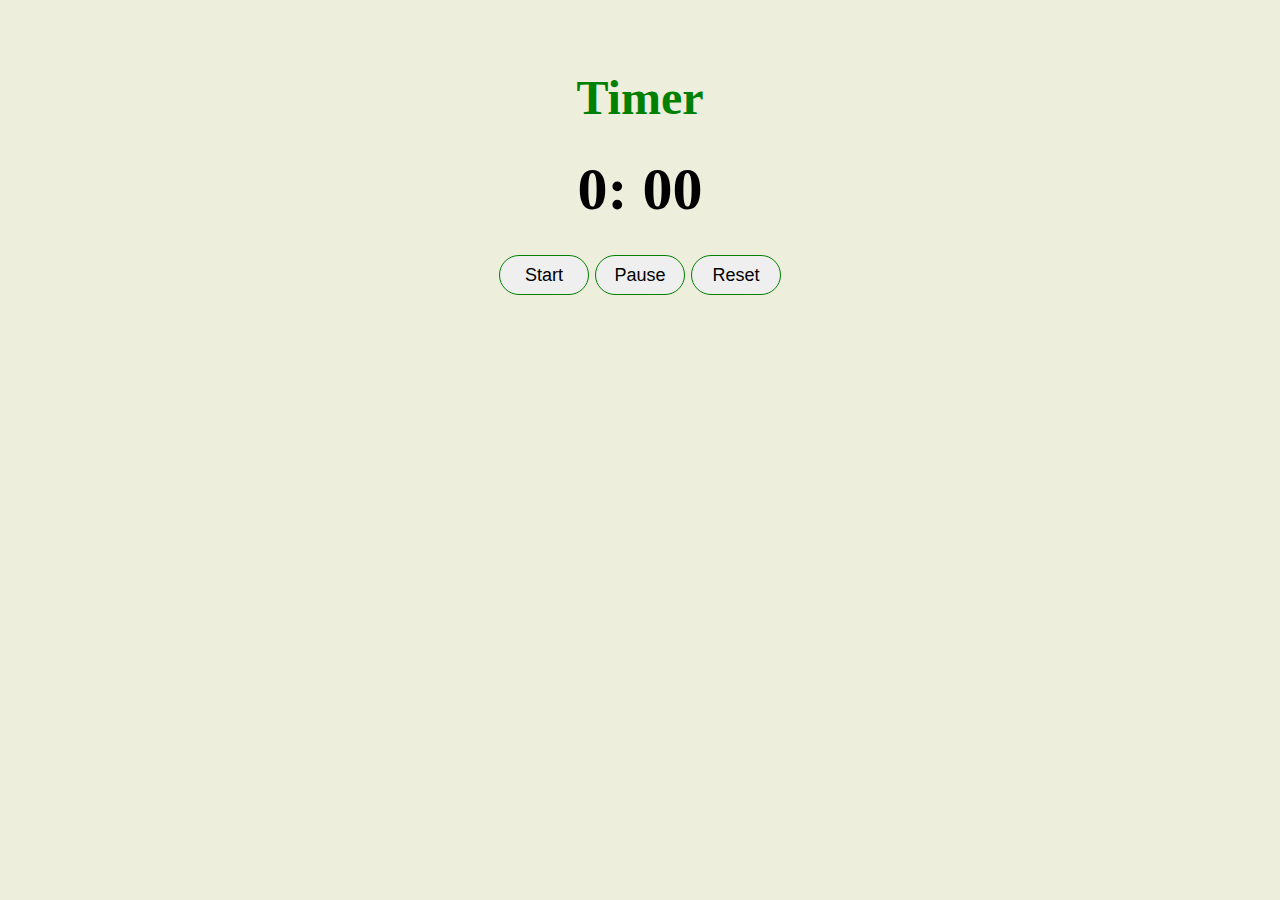
<file: Timer/index.html>
<!DOCTYPE html>
<html lang="en">

<head>
    <meta charset="UTF-8">
    <meta name="viewport" content="width=device-width, initial-scale=1.0">
    <title>Timer</title>
    <link rel="stylesheet" href="style.css">
</head>

<body>

    <div class="Timer">
        <h1>Timer</h1>
        <div class="timeupdate">
            <span id="dmin">00</span><span>:</span>
            <span id="dsec">00</span>
            <span id="dms">00</span>
        </div>


        <div class="buttons">

            <button onclick="start()" id="startbtn">Start</button>
            <button onclick="pause()" id="pausebtn">Pause</button>
            <button onclick="reset()" id="resetbtn">Reset</button>
        </div>
    </div>

    <script src="app.js"></script>
</body>

</html>
</file>
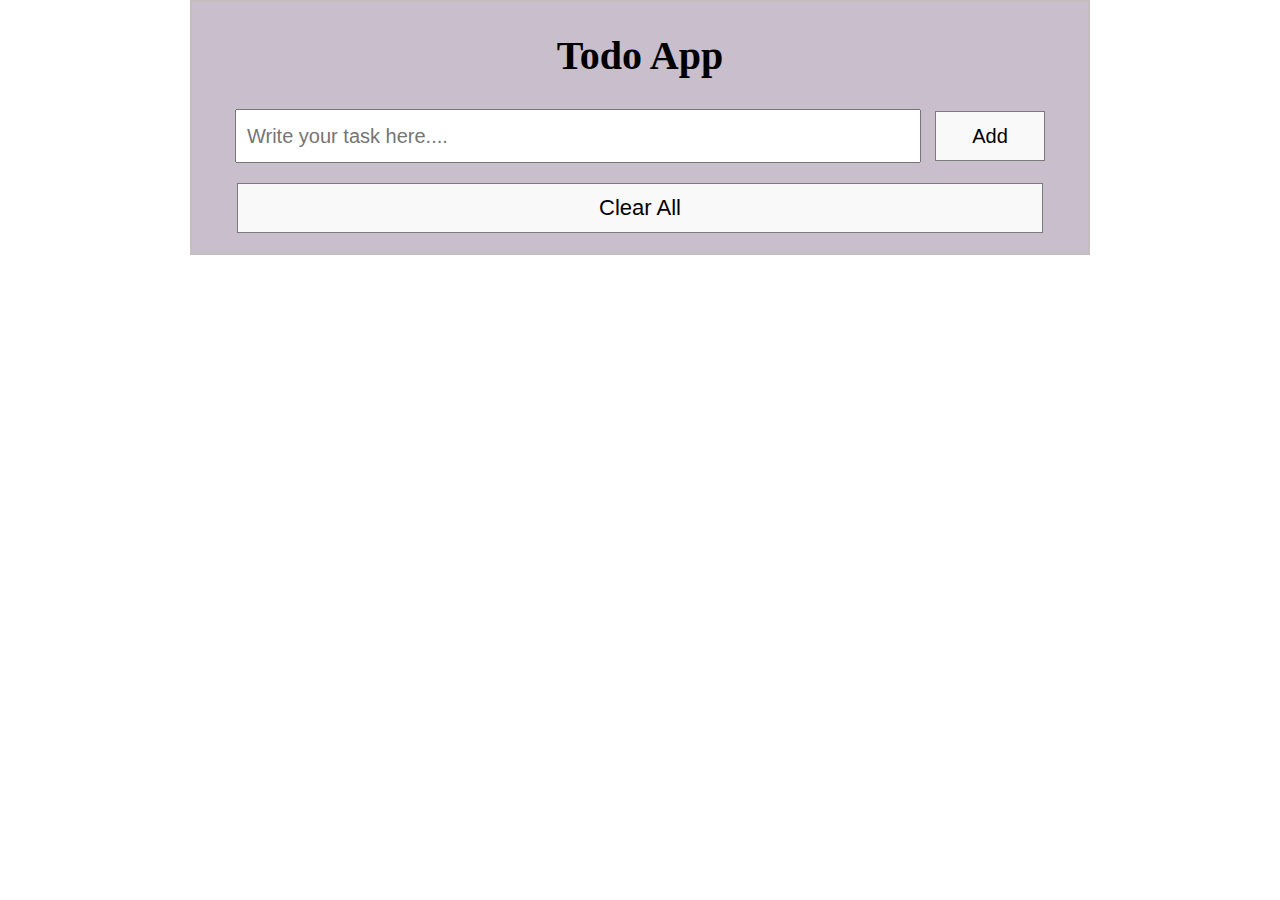
<file: Todo App/index.html>
<!DOCTYPE html>
<html lang="en">

<head>
    <meta charset="UTF-8">
    <meta name="viewport" content="width=device-width, initial-scale=1.0">
    <title>Document</title>
    <link rel="stylesheet" href="style.css">
</head>

<body>
    <div class="container">
        <h1>Todo App</h1>
        <div>
            <input type="text" id="input" placeholder="Write your task here....">
            <button class="add" onclick="Add()">Add</button>
        </div>
        <div>
            <button class="clear" onclick="clearall()">Clear All</button>
        </div>
        <div class="tasklist">
            <ul id="list">
                <!-- <li>Home Work <button>Edit</button> <button>Delete</button></li>
            <li>Home Work <button>Edit</button> <button>Delete</button></li>
            <li>Home Work <button>Edit</button> <button>Delete</button></li> -->
            </ul>
        </div>
    </div>

    <script src="app.js"></script>
</body>

</html>
</file>
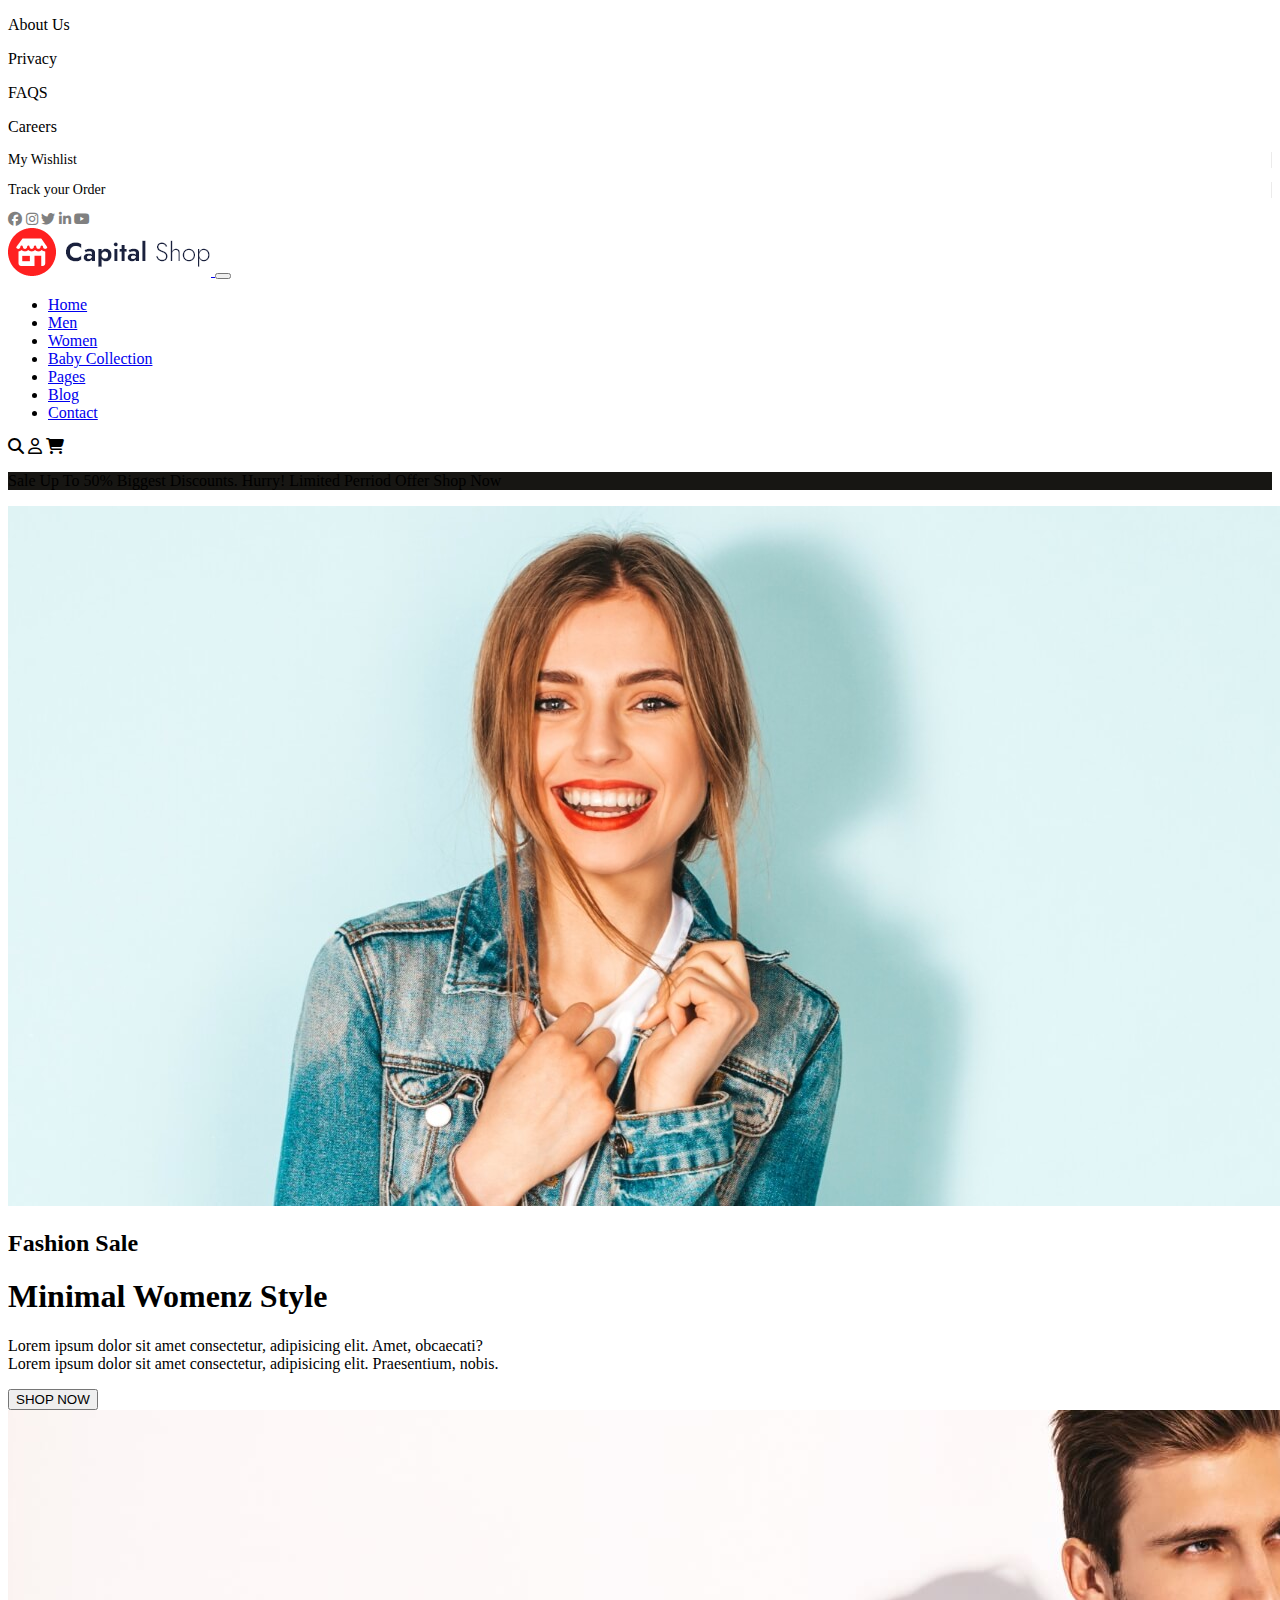
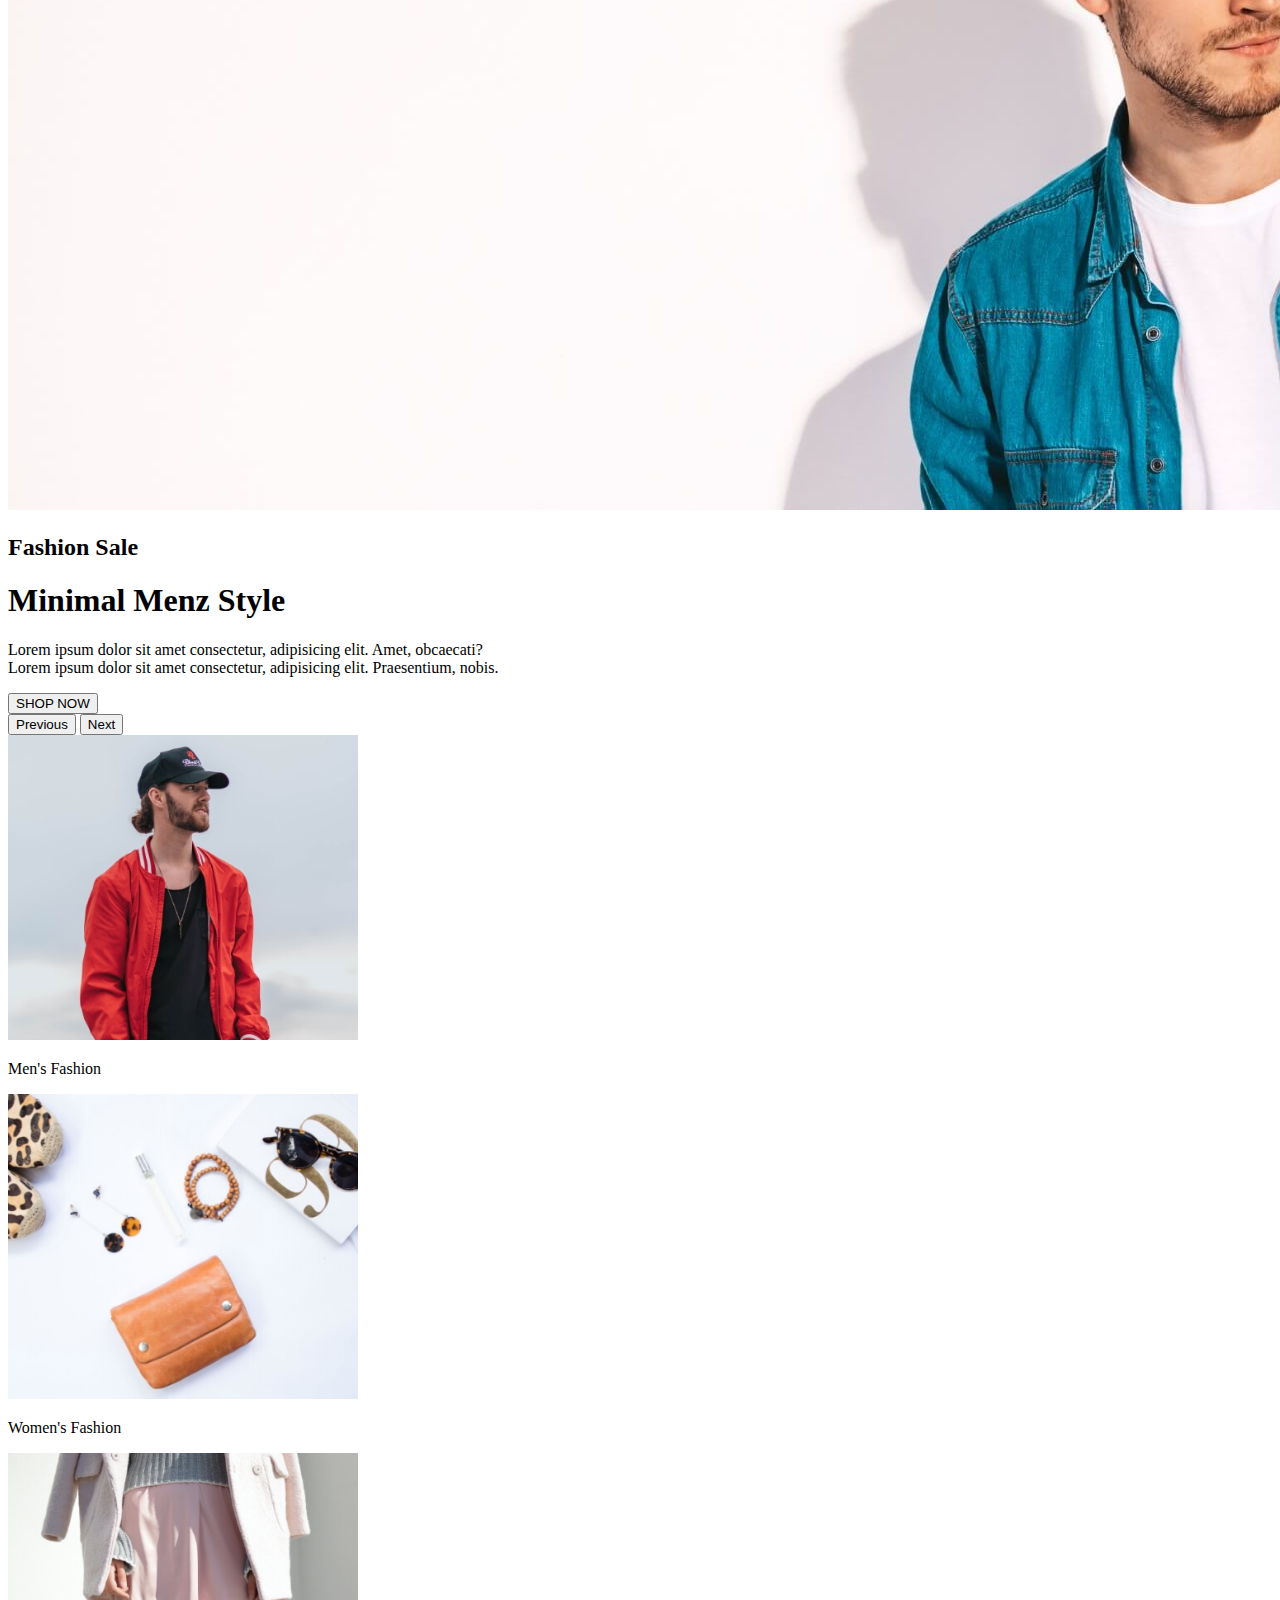
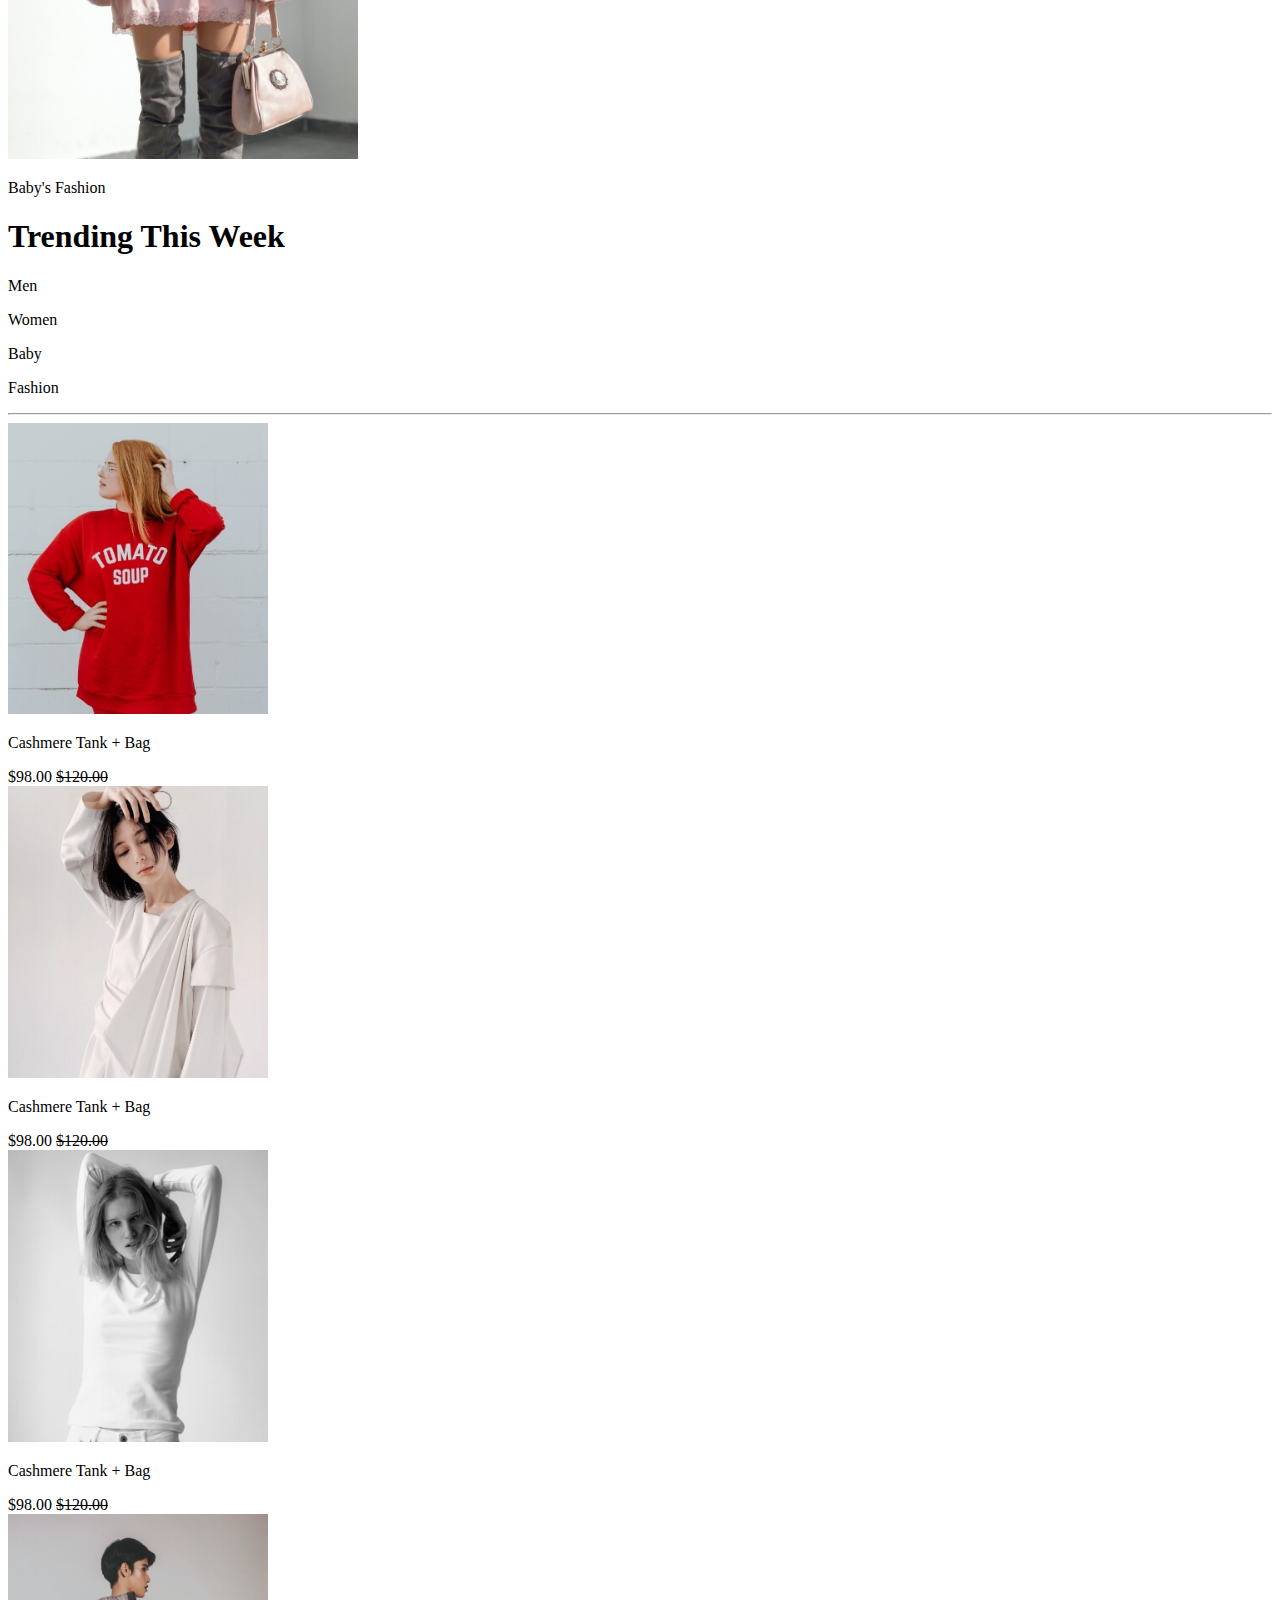
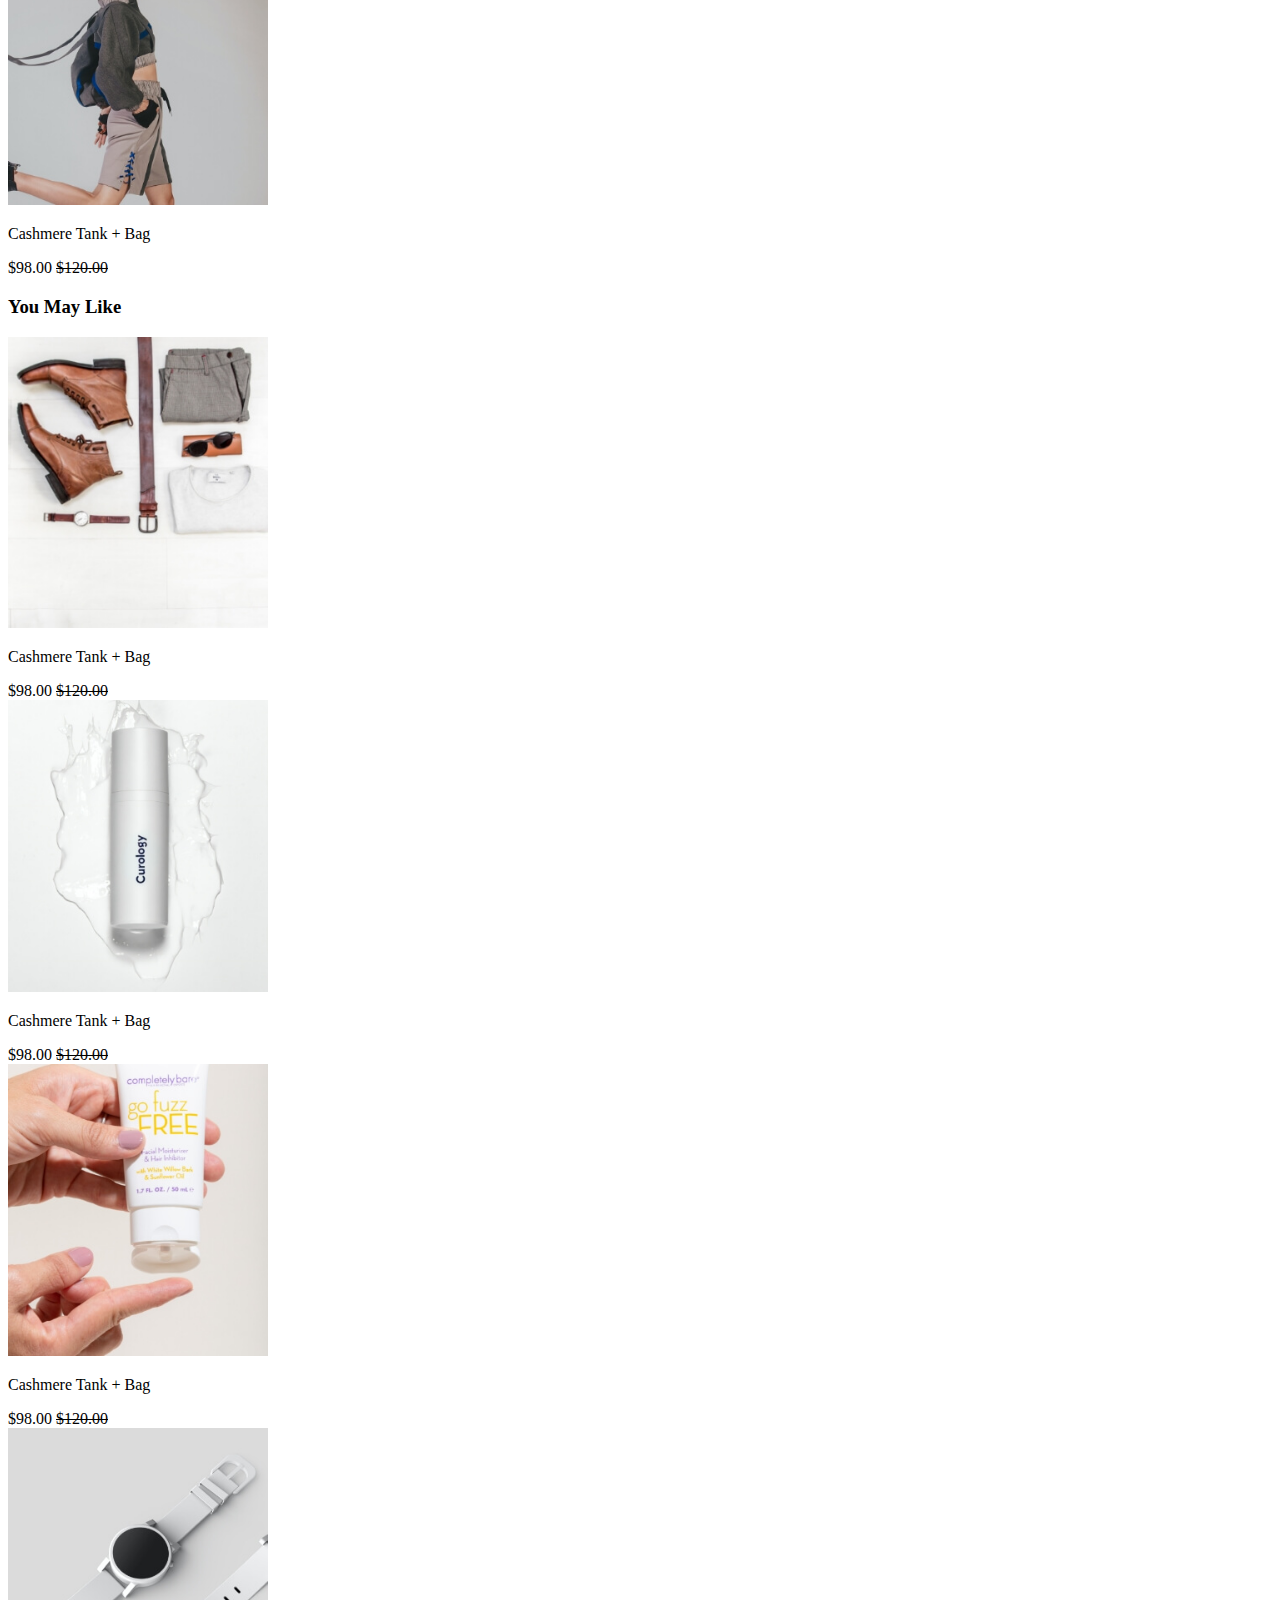
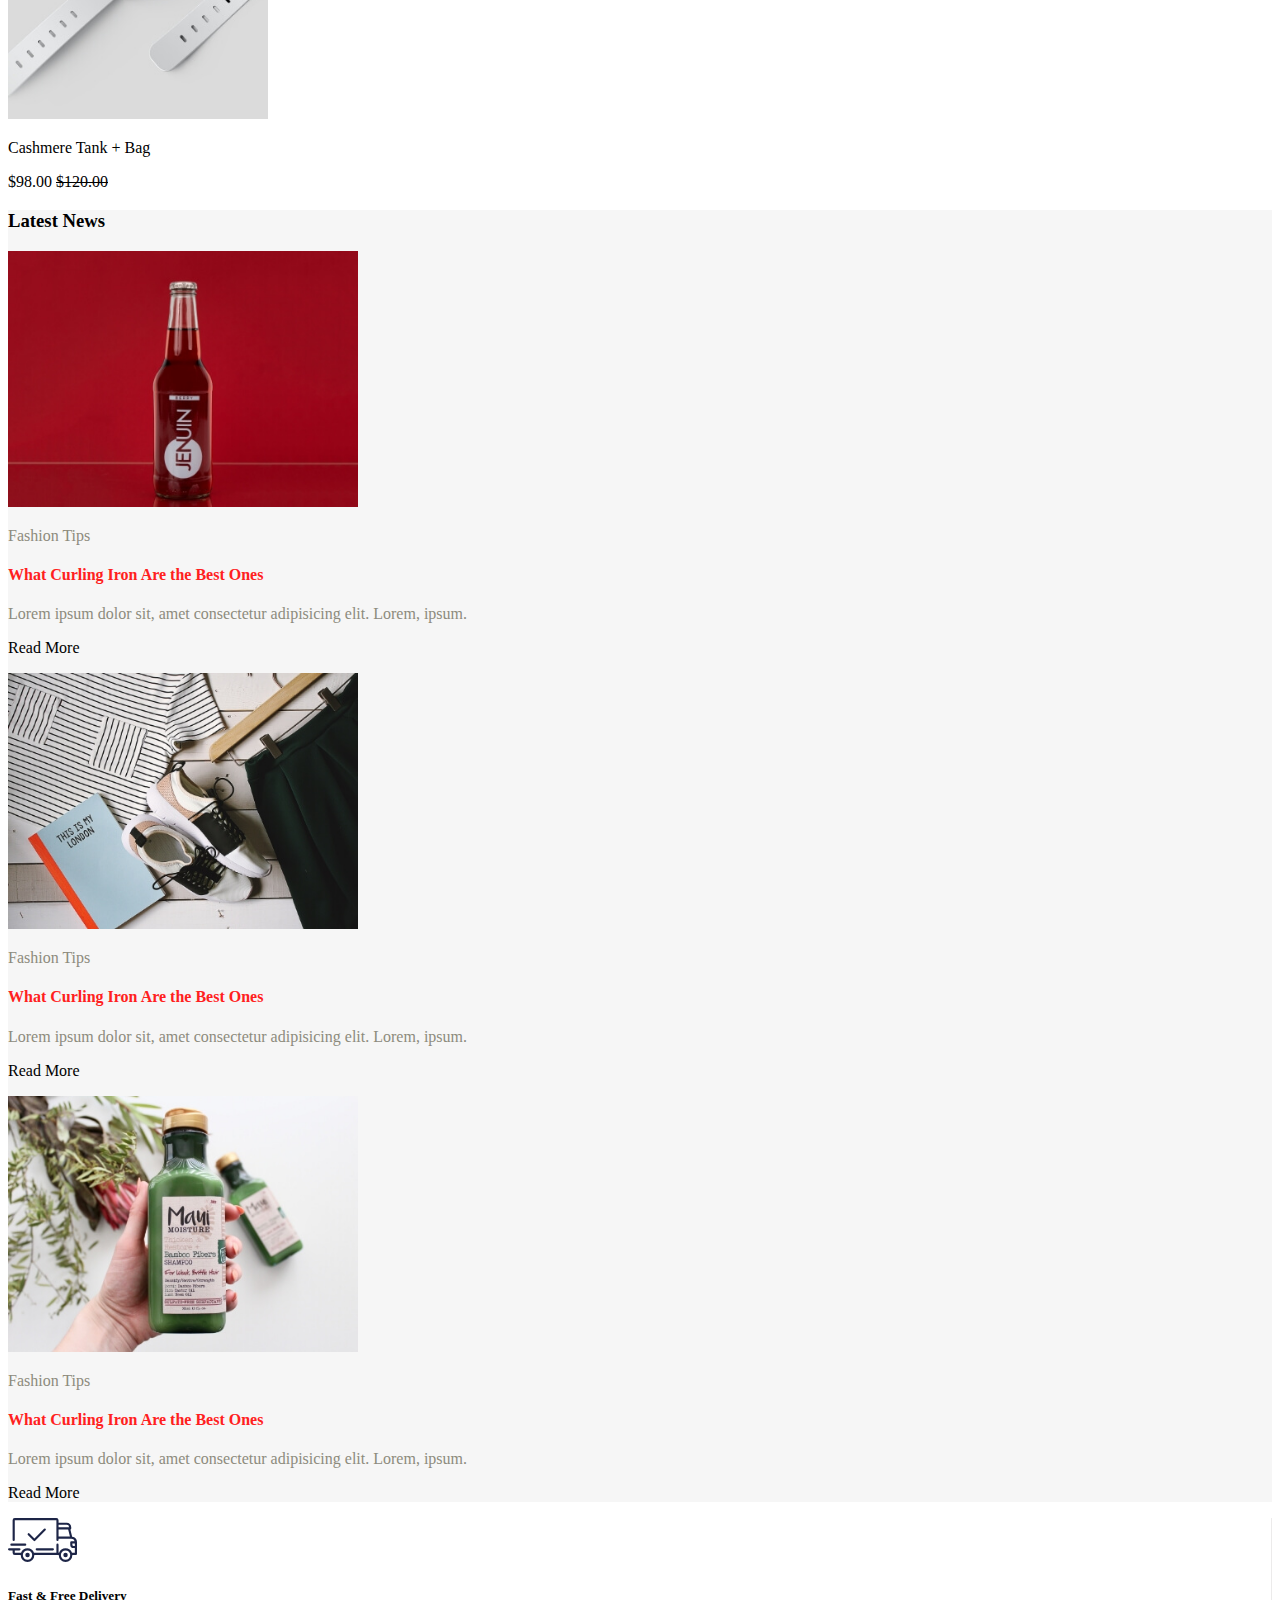
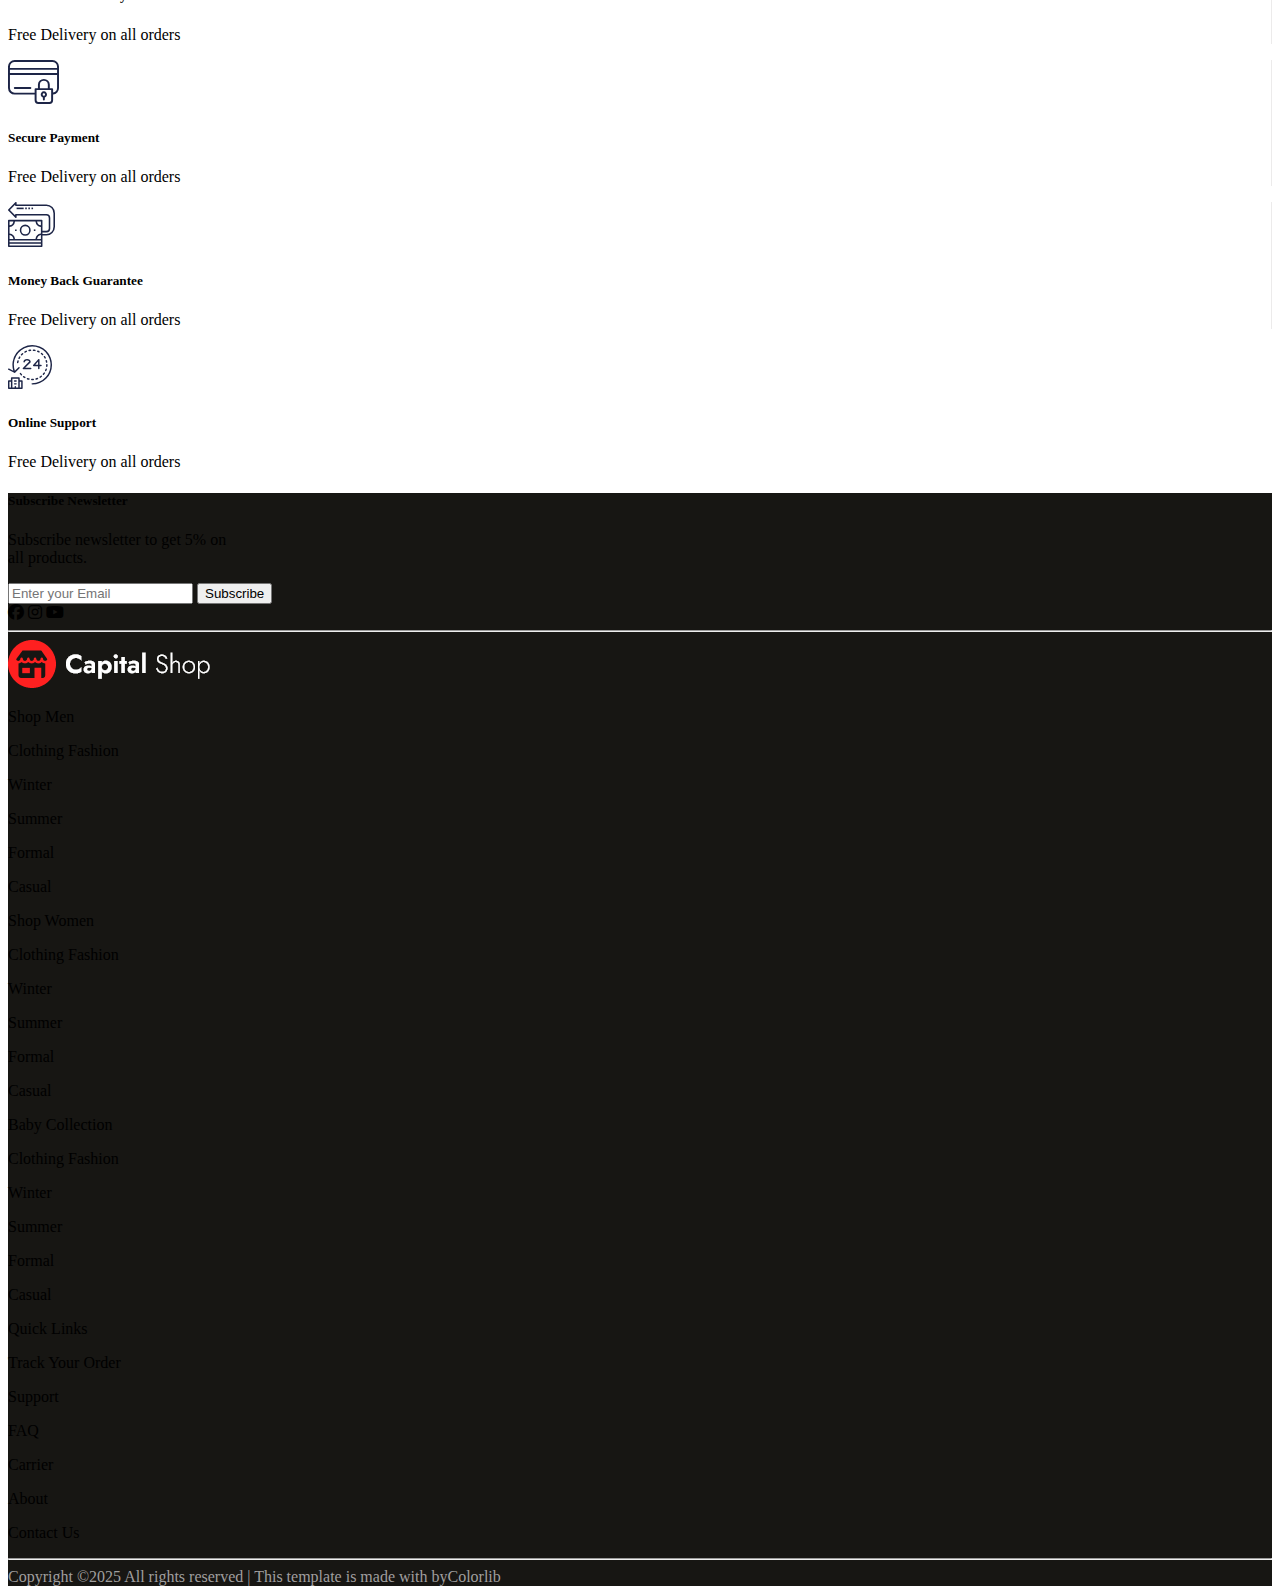
<file: Bootstrap/Capital Shop/index.html>
<!DOCTYPE html>
<html lang="en">

<head>
    <meta charset="UTF-8">
    <meta name="viewport" content="width=device-width, initial-scale=1.0">
    <title>Capital Shop</title>

    <!-- ****************Bootstrap CSS************* -->

    <link href="https://cdn.jsdelivr.net/npm/bootstrap@5.3.6/dist/css/bootstrap.min.css" rel="stylesheet"
        integrity="sha384-4Q6Gf2aSP4eDXB8Miphtr37CMZZQ5oXLH2yaXMJ2w8e2ZtHTl7GptT4jmndRuHDT" crossorigin="anonymous">

    <!-- ***************External CSS************** -->

    <link rel="stylesheet" href="style.css">

    <!-- ***********************Font Awosome link**************** -->

    <link rel="stylesheet" href="https://cdnjs.cloudflare.com/ajax/libs/font-awesome/6.7.2/css/all.min.css
    ">
</head>

<body>

    <!-- **************top****************** -->

    <div class="container">
        <div class="row mt-3">
            <div class="col-md-3 d-flex">
                <p class="ms-1">About Us</p>
                <p class="ms-3">Privacy</p>
                <p class="ms-3">FAQS</p>
                <p class="ms-3">Careers</p>
            </div>
            <div class="col-md-5"></div>
            <div class="col-md-4 d-flex justify-content-around font-size">
                <p class="border-color pe-3">My Wishlist</p>
                <p class="border-color pe-3 ps-3">Track your Order</p>
                <div class="icons icon-color">
                    <i class="fa-brands fa-facebook me-2 ms-3"></i>
                    <i class="fa-brands fa-instagram me-2"></i>
                    <i class="fa-brands fa-twitter me-2"></i>
                    <i class="fa-brands fa-linkedin-in me-2"></i>
                    <i class="fa-brands fa-youtube"></i>
                </div>
            </div>
        </div>
    </div>

    <!-- **********************Navbar******************* -->

    <nav class="navbar navbar-expand-lg bg-body-tertiary ps-5 sticky-top">
        <div class="container-fluid ms-5">
            <a class="navbar-brand" href="#">
                <img src="Images/logo.png" alt="logo">
            </a>
            <button class="navbar-toggler" type="button" data-bs-toggle="collapse"
                data-bs-target="#navbarSupportedContent" aria-controls="navbarSupportedContent" aria-expanded="false"
                aria-label="Toggle navigation">
                <span class="navbar-toggler-icon"></span>
            </button>
            <div class="collapse navbar-collapse" id="navbarSupportedContent">
                <ul class="navbar-nav me-auto mb-2 mb-lg-0 fw-bold">
                    <li class="nav-item">
                        <a class="nav-link active ms-4" aria-current="page" href="#">Home</a>
                    </li>
                    <li class="nav-item">
                        <a class="nav-link ms-4" href="#">Men</a>
                    </li>
                    <li class="nav-item">
                        <a class="nav-link ms-4" href="#">Women</a>
                    </li>
                    <li class="nav-item">
                        <a class="nav-link ms-4" href="#">Baby Collection</a>
                    </li>
                    <li class="nav-item dropdown">
                        <a class="nav-link dropdown-toggle ms-4" href="#" role="button" data-bs-toggle="dropdown"
                            aria-expanded="false">
                            Pages
                        </a>
                    <li class="nav-item ms-4">
                        <a class="nav-link" href="#">Blog</a>
                    </li>
                    <li class="nav-item ms-4">
                        <a class="nav-link" href="#">Contact</a>
                    </li>
                    
                    </li>
                </ul>

                <div class="nav_bar fs-4 pe-5">
                    <i class="fa-solid fa-magnifying-glass me-4"></i>
                    <i class="fa-regular fa-user me-4"></i>
                    <i class="fa-solid fa-cart-shopping me-4"></i>
                </div>
            </div>
        </div>
    </nav>

    <!-- ***********************sale50%********************* -->
     <div class="container.fluid bg-color-part8 pt-2 pb-1">
        <p class="text-center text-white">Sale Up To 50% Biggest Discounts. Hurry! Limited Perriod Offer Shop Now</p>
     </div>

    <!-- ****************carousels*************** -->

    <div id="carouselExampleAutoplaying" class="carousel slide d-md-block" data-bs-ride="carousel">
        <div class="carousel-inner">
            <div class="carousel-item active">
                <img src="Images/h1_hero2.jpg" class="d-block w-100" alt="...">
                <div class="carousel-caption d-none d-md-block w-100 h-40 ms-5">
                    <h2 class="text-danger">Fashion Sale</h2>
                    <h1 class="text-dark fw-bold">Minimal Womenz Style</h1>
                    <p class="text-dark">Lorem ipsum dolor sit amet consectetur, adipisicing elit. Amet, obcaecati? <br>
                        Lorem ipsum dolor sit amet consectetur, adipisicing elit. Praesentium, nobis.</p>
                    <button type="button" class="btn btn-dark btn-lg rounded-0 px-5 fs-6">SHOP NOW</button>
                </div>
            </div>
            <div class="carousel-item">
                <img src="Images/h1_hero1.jpg" class="d-block w-100" alt="...">
                <div class="carousel-caption d-none d-md-block h-40 w-50 customize-carousel me-auto pe-5">
                    <h2 class="text-danger text-center">Fashion Sale</h2>
                    <h1 class="text-dark fw-bold text-center">Minimal Menz Style</h1>
                    <p class="text-dark text-center">Lorem ipsum dolor sit amet consectetur, adipisicing elit. Amet,
                        obcaecati? <br> Lorem ipsum dolor sit amet consectetur, adipisicing elit. Praesentium, nobis.
                    </p>
                    <button type="button" class="btn btn-dark btn-lg rounded-0 px-5 fs-6 button-margin">SHOP
                        NOW</button>
                </div>
            </div>

        </div>
        <button class="carousel-control-prev" type="button" data-bs-target="#carouselExampleAutoplaying"
            data-bs-slide="prev">
            <span class="carousel-control-prev-icon" aria-hidden="true"></span>
            <span class="visually-hidden">Previous</span>
        </button>
        <button class="carousel-control-next" type="button" data-bs-target="#carouselExampleAutoplaying"
            data-bs-slide="next">
            <span class="carousel-control-next-icon" aria-hidden="true"></span>
            <span class="visually-hidden">Next</span>
        </button>
    </div>

    <!-- ******************page******************** -->

    <!-- **************part1******************** -->

    <div class="container">
        <div class="row mt-4 p-3 rounded-2 ">
            <div class="col-md-4 position-relative">
                <img class="sub-banner" src="Images/items1.jpg" alt="">
                <div class="position-absolute bottom-0 start-50 translate-middle-x">
                    <p class="fw-bold fs-4 text-dark">Men's Fashion</p>
                </div>
            </div>
            <div class="col-md-4 position-relative">
                <img class="sub-banner" src="Images/items2.jpg" alt="">
                <div class="position-absolute bottom-0 start-50 translate-middle-x">
                    <p class="fw-bold fs-4 text-dark">Women's Fashion</p>
                </div>
            </div>
            <div class="col-md-4 position-relative">
                <img class="sub-banner" src="Images/items3.jpg" alt="">
                <div class="position-absolute bottom-0 start-50 translate-middle-x">
                    <p class="fw-bold fs-4 text-dark">Baby's Fashion</p>
                </div>
            </div>
        </div>
    </div>

    <!-- *********************part2******************** -->
    <div class="container">
        <div class="row mt-5">
            <div class="col-md-4">
                <h1>Trending This Week</h1>
            </div>
            <div class="col-md-4">

            </div>
            <div class="col-md-4 d-flex justify-content-around fs-5 fw-bold ">
                <p class="text-danger">Men</p>
                <p>Women</p>
                <p>Baby</p>
                <p>Fashion</p>
            </div>
        </div>
    </div>
    <div class="container">
        <hr class="mt-5">
    </div>

    <!-- ********************part3****************** -->

    <div class="container">
        <div class="row mt-4 ">
            <div class="col-md-3">
                <img class="sub-banner2" src="Images/latest4.jpg" alt="">
                <p class="text-center mt-2">Cashmere Tank + Bag</p>
                <span class="text-center ms-5 ps-4">$98.00</span>
                <span class="text-center ms-3"><strike>$120.00</strike></span>
            </div>
            <div class="col-md-3">
                <img class="sub-banner2" src="Images/latest3.jpg" alt="">
                <p class="text-center mt-2">Cashmere Tank + Bag</p>
                <span class="text-center ms-5 ps-4">$98.00</span>
                <span class="text-center ms-3"><strike>$120.00</strike></span>
            </div>
            <div class="col-md-3">
                <img class="sub-banner2" src="Images/latest1.jpg" alt="">
                <p class="text-center mt-2">Cashmere Tank + Bag</p>
                <span class="text-center ms-5 ps-4">$98.00</span>
                <span class="text-center ms-3"><strike>$120.00</strike></span>
            </div>
            <div class="col-md-3">
                <img class="sub-banner2" src="Images/latest2.jpg" alt="">
                <p class="text-center mt-2">Cashmere Tank + Bag</p>
                <span class="text-center ms-5 ps-4">$98.00</span>
                <span class="text-center ms-3"><strike>$120.00</strike></span>
            </div>
        </div>
    </div>


    <!-- ********************part4****************** -->







    <!-- ********************part5***************** -->

    <div class="container">
        <div class="row mt-5 pt-5">
            <h3 class="text-center mb-5">You May Like</h3>
            <div class="col-md-3">
                <img class="sub-banner2" src="Images/latest7.jpg" alt="">
                <p class="text-center mt-2">Cashmere Tank + Bag</p>
                <span class="text-center ms-5 ps-4">$98.00</span>
                <span class="text-center ms-3"><strike>$120.00</strike></span>
            </div>
            <div class="col-md-3">
                <img class="sub-banner2" src="Images/latest6.jpg" alt="">
                <p class="text-center mt-2">Cashmere Tank + Bag</p>
                <span class="text-center ms-5 ps-4">$98.00</span>
                <span class="text-center ms-3"><strike>$120.00</strike></span>
            </div>
            <div class="col-md-3">
                <img class="sub-banner2" src="Images/latest5.jpg" alt="">
                <p class="text-center mt-2">Cashmere Tank + Bag</p>
                <span class="text-center ms-5 ps-4">$98.00</span>
                <span class="text-center ms-3"><strike>$120.00</strike></span>
            </div>
            <div class="col-md-3">
                <img class="sub-banner2" src="Images/latest8.jpg" alt="">
                <p class="text-center mt-2">Cashmere Tank + Bag</p>
                <span class="text-center ms-5 ps-4">$98.00</span>
                <span class="text-center ms-3"><strike>$120.00</strike></span>
            </div>

        </div>
    </div>



    <!-- ********************part6***************** -->
    <div class="container.fluid bg-color-part6">

        <div class="container ">
            <div class="row mt-5 pt-5">
                <h3 class="text-center mb-5">Latest News</h3>
                <div class="col-md-4">
                    <img class="sub-banner" src="Images/blog1.jpg" alt="">
                    <p class="color mt-2">Fashion Tips</p>
                    <h4 class="color-curling">What Curling Iron Are the Best Ones </h4>
                    <p class="color mt-2">Lorem ipsum dolor sit, amet consectetur adipisicing elit.
                        Lorem, ipsum.
                    </p>
                    <p class="fw-bold mt-4 text-decoration-underline">Read More</p>
                </div>
                <div class="col-md-4">
                    <img class="sub-banner" src="Images/blog2.jpg" alt="">
                    <p class="color mt-2">Fashion Tips</p>
                    <h4 class="color-curling">What Curling Iron Are the Best Ones </h4>
                    <p class="color mt-2">Lorem ipsum dolor sit, amet consectetur adipisicing elit. Lorem,
                        ipsum.
                    </p>
                    <p class="fw-bold mt-4 text-decoration-underline">Read More</p>
                </div>
                <div class="col-md-4">
                    <img class="sub-banner" src="Images/blog3.jpg" alt="">
                    <p class="color mt-2">Fashion Tips</p>
                    <h4 class="color-curling">What Curling Iron Are the Best Ones </h4>
                    <p class="color mt-2">Lorem ipsum dolor sit, amet consectetur adipisicing elit. Lorem,
                        ipsum.
                    </p>
                    <p class="fw-bold mt-4 text-decoration-underline">Read More</p>
                </div>


            </div>
        </div>
    </div>

    <!-- ********************part7***************** -->

    <div class="container">
        <div class="row mt-5 pt-5">
            <div class="col-md-3 border-color">
                <img class="ms-5" src="Images/services1.svg" alt="">
                <h5 class="mt-4">Fast & Free Delivery</h5>
                <p class="mt-3 fs-6">Free Delivery on all orders</p>
            </div>
            <div class="col-md-3 border-color ps-5">
                <img class="ms-5" src="Images/services2.svg" alt="">
                <h5 class="mt-4">Secure Payment</h5>
                <p class="mt-3 fs-6">Free Delivery on all orders</p>
            </div>
            <div class="col-md-3 border-color ps-5">
                <img class="ms-5" src="Images/services3.svg" alt="">
                <h5 class="mt-4">Money Back Guarantee</h5>
                <p class="mt-3 fs-6">Free Delivery on all orders</p>
            </div>
            <div class="col-md-3 ps-5">
                <img class="ms-5" src="Images/services4.svg" alt="">
                <h5 class="mt-4">Online Support</h5>
                <p class="mt-3 fs-6">Free Delivery on all orders</p>
            </div>

        </div>
    </div>

    <!-- ********************part8***************** -->
    <div class="container.fluid mt-5 bg-color-part8">
        <div class="container mt-5">
            <div class="row mt-5 pt-5 text-white">
                <div class="col-md-3 ">
                    <h5>Subscribe Newsletter</h5>
                    <p class="fs-6">Subscribe newsletter to get 5% on <br> all products.</p>
                </div>
                <div class="col-md-6 d-flex flex-row justify-content-around h-75">
                    <input type="email" placeholder="Enter your Email" class="w-100">
                    <button type="button" class="btn btn-danger btn-lg rounded-0 px-3 fs-6 ms-3">Subscribe</button>
                </div>
                <div class="col-md-3 fs-3 me-0">
                    <i class="fa-brands fa-facebook me-4 ms-5"></i>
                    <i class="fa-brands fa-instagram me-4"></i>
                    <i class="fa-brands fa-youtube"></i>
                </div>
            </div>
        </div>


        <div class="container mt-5">
            <hr class="hr-color">
        </div>
        <div class="container">
            <div class="row mt-5 pt-5 text-white">
                <div class="col-md-3 ">
                    <img src="Images/logo2_footer.png" alt="">
                </div>
                <div class="col-md-2">
                    <p class="mb-4 fs-5 fw-bold">Shop Men</p>
                    <p>Clothing Fashion</p>
                    <p>Winter</p>
                    <p>Summer</p>
                    <p>Formal</p>
                    <p>Casual</p>
                </div>
                <div class="col-md-2">
                    <p class="mb-4 fs-5 fw-bold">Shop Women</p>
                    <p>Clothing Fashion</p>
                    <p>Winter</p>
                    <p>Summer</p>
                    <p>Formal</p>
                    <p>Casual</p>
                </div>
                <div class="col-md-2">
                    <p class="mb-4 fs-5 fw-bold">Baby Collection</p>
                    <p>Clothing Fashion</p>
                    <p>Winter</p>
                    <p>Summer</p>
                    <p>Formal</p>
                    <p>Casual</p>
                </div>
                <div class="col-md-2">
                    <p class="mb-4 fs-5 fw-bold">Quick Links</p>
                    <p>Track Your Order</p>
                    <p>Support</p>
                    <p>FAQ</p>
                    <p>Carrier</p>
                    <p> About</p>
                    <p>Contact Us</p>
                </div>
            </div>
        </div>
        <div class="container mt-5">
            <hr class="hr-color">
        </div>


        <!-- ********************footer******************* -->


        <div class="container hr-color text-center mt-4 pb-4">
            <span>Copyright ©2025 All rights reserved | This template is made with  by</span><span class="ms-2 text-danger">Colorlib</span>
        </div>
    </div>






















    <!-- **********************bootstrap JS******************* -->

    <script src="https://cdn.jsdelivr.net/npm/bootstrap@5.3.6/dist/js/bootstrap.bundle.min.js"
        integrity="sha384-j1CDi7MgGQ12Z7Qab0qlWQ/Qqz24Gc6BM0thvEMVjHnfYGF0rmFCozFSxQBxwHKO"
        crossorigin="anonymous"></script>

    <script src="https://cdn.jsdelivr.net/npm/@popperjs/core@2.11.8/dist/umd/popper.min.js"
        integrity="sha384-I7E8VVD/ismYTF4hNIPjVp/Zjvgyol6VFvRkX/vR+Vc4jQkC+hVqc2pM8ODewa9r"
        crossorigin="anonymous"></script>
    <script src="https://cdn.jsdelivr.net/npm/bootstrap@5.3.6/dist/js/bootstrap.min.js"
        integrity="sha384-RuyvpeZCxMJCqVUGFI0Do1mQrods/hhxYlcVfGPOfQtPJh0JCw12tUAZ/Mv10S7D"
        crossorigin="anonymous"></script>


</body>

</html>
</file>
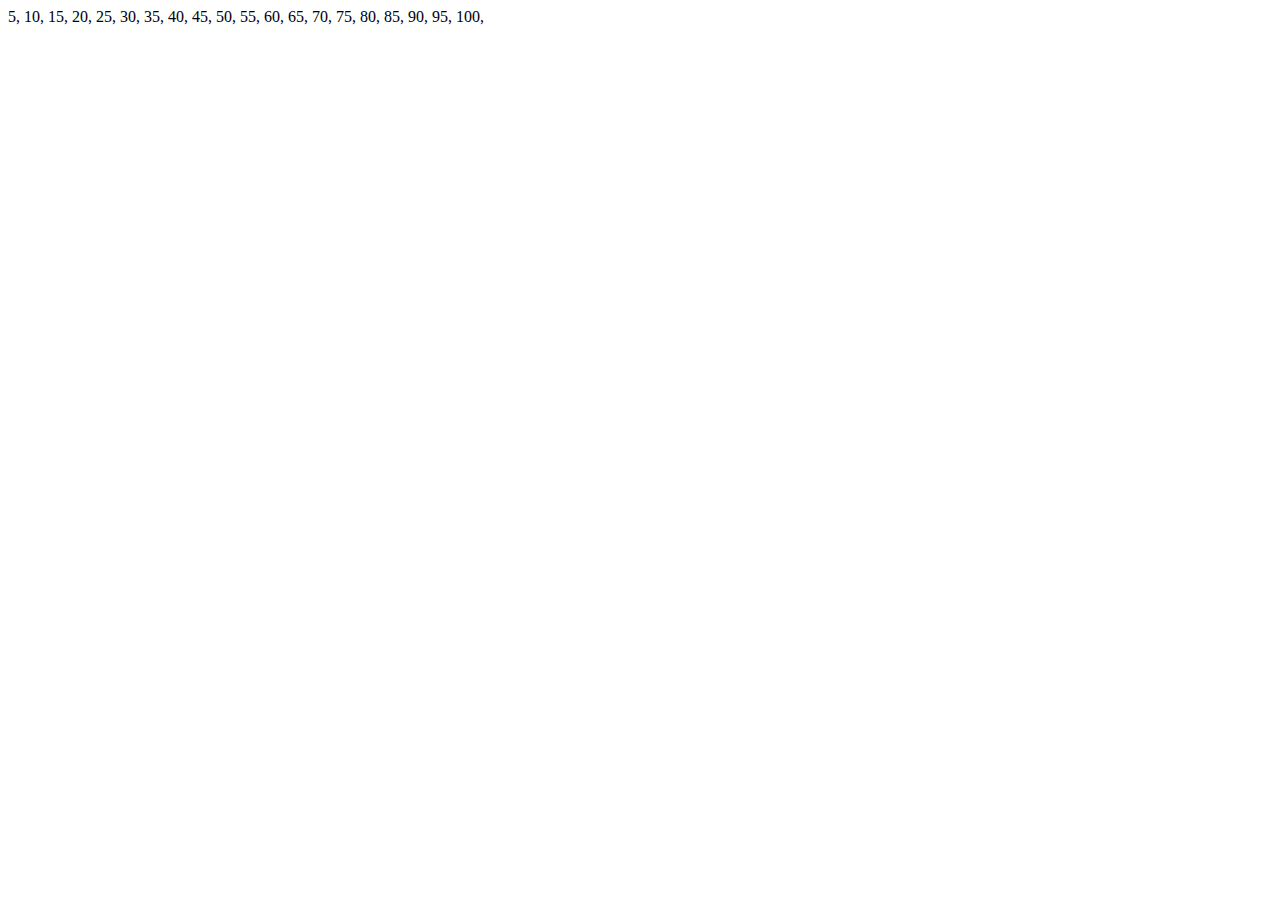
<file: JS Assignments/Chap 17-20/index.html>
<!DOCTYPE html>
<html lang="en">
<head>
    <meta charset="UTF-8">
    <meta name="viewport" content="width=device-width, initial-scale=1.0">
    <title>JS Assignment</title>
</head>
<body>
    





    <script src="app.js"></script>
</body>
</html>
</file>
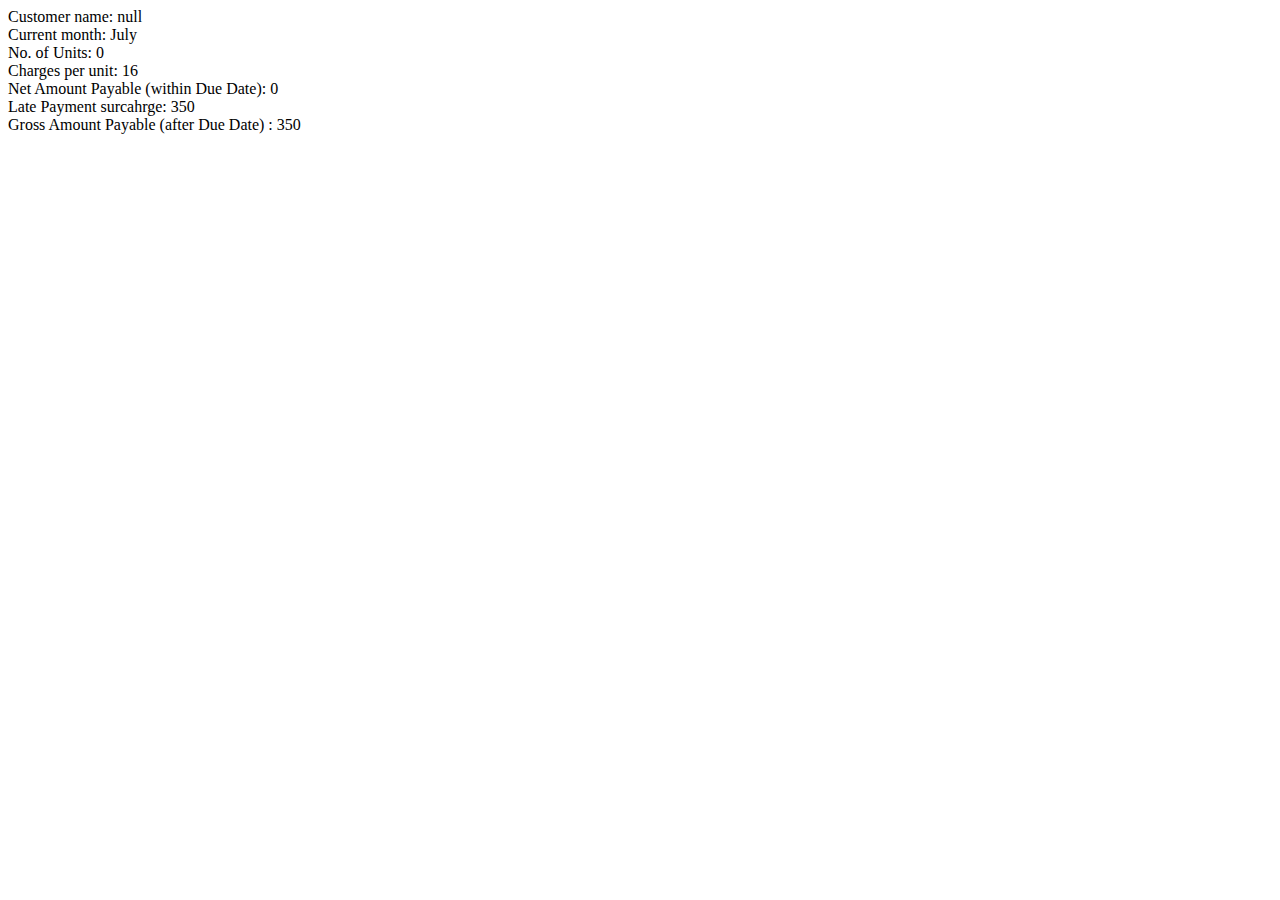
<file: JS Assignments/Chap 31-34/index.html>
<!DOCTYPE html>
<html lang="en">
<head>
    <meta charset="UTF-8">
    <meta name="viewport" content="width=device-width, initial-scale=1.0">
    <title>Document</title>
</head>
<body>
    


    <script src="app.js"></script>
</body>
</html>
</file>
<file: Calculator/style.css>
*{
    margin: 0;
    padding: 0;
}
body{
    display: flex;
    justify-content: space-around;
    align-items: center;
    width: 100%;
    height: 70%;
}
.calculator {
    border: 1px solid black;
    padding: 20px;
    margin-top: 80px;
    background-color: rgb(214, 211, 211);
    

}
.text {
    width: 240px;
    height: 40px;
    margin-bottom: 15px;
}
 button, .clear{
    width: 50px;
    height: 50px;
    margin-bottom: 10px;
    margin-right: 10px;
    font-weight: bold;
    font-size: 16px;
}
</file>
<file: Hackathon/style.css>
.part1-img {
    width: 650px;
    height: 600px;
}
.font-size-part1, .font-size-part2{
    font-size: 14px;
}
/* .part-1-section2 {
    display: flex;
    flex-direction: column;
    justify-content: center;
    margin-left: 70px;
} */
 .part2-img {
    width: 80px;
    height: 80px;
 }

 .part3-img {
    width: 375px;
    height: 280px;
 }
 .part4-img {
    width: 60px;
    height: 50px;
 }
 .text_justify {
    text-align: justify;
    width: 500px;
 }
 .part5 {
    background-color: #F8F9FA;
 }
 .part5-img {
    width: 650px;
    height: 500px;
 }
</file>
<file: Noon/style.css>
* {
    margin: 0;
    padding: 0;
    font-family: Arial, Helvetica, sans-serif;
}

/* ********************navbar***************** */
.navbar {
    height: 70px;
    width: 100%;
    background-color: rgb(250, 234, 6);
    display: flex;
    justify-content: space-around;
    align-items: center;
}
.logo img {
    width: 100px;
    height: 40px;
    margin-left: 10px;
}
.flag {
    display: flex;
    justify-content: space-between;
    align-items: center;
    width: 100px;
    height: 40px;
    font-size: 14px;
}
.navbar input {
    height: 40px;
    width: 58%;
    font-size: 14px;
    padding-left: 10px;
    border: none;
    border-radius: 5px;
}
.login {
    display: flex;
    justify-content: space-around;
    align-items: center;
    width: 6%;
    height: 20px;
    font-size: 14px;
    border-right: 1px solid rgba(143, 141, 141, 0.904);
    border-left: 1px solid rgba(143, 141, 141, 0.904);
}
.cart {
    display: flex;
    flex-direction: row;
    justify-content: space-around;
    width: 6%;
    margin-right: 20px;
}

/* ************************section1****************** */

.section1 {
    display: flex;
    justify-content: space-around;
    align-items: center;
    width: 100%;
    height: 50px;
    font-weight: bold;
    font-size: 16px;
    margin: auto 3px;
}

/* ************************section2****************** */

.section2 {
    display: flex;
    width: 100%;
    height: 195px;
}

/* ************************section3****************** */

.section3 {
    display: flex;
    flex-direction: row;
    justify-content: space-evenly;
    flex-wrap: wrap;
    align-items: center;
    width: 100%;
    height: 180px;
    position: relative;
}
.section3 img {
    width: 90px;
    height: 140px;
}
.chevron_right {
    width: 35px;
    height: 35px;
    background-color: rgba(252, 252, 252, 0.918);
    position: absolute;
    top: 115px;
    right: 20px;
    border: 1px solid rgb(151, 151, 151);
    text-align: center;
    border-radius: 50%;
}
.chevron_right i {
    font-size: 18px;
    margin-top: 10px;
}

/* ************************section4***************** */

.section4 {
    display: flex;
    justify-content: space-evenly;
    width: 100%;
    height: 500px;
    background-color: rgba(236, 233, 233, 0.925);
    align-items: center;
}
.section4_part, .section4_lastpart {
    width: 32%;
    height: 480px;
    background-color: white;
    display: flex;
    flex-direction: column;
    justify-content: space-evenly;
    /* border: 1px solid blue; */
   position: relative;
}

.section4_part h2, .section4_lastpart h2 {
    margin-left: 15px;
    margin-top: 15px;
} 
.imagestwo {
    width: 98%;
    height: 45%;
    display: flex;
    justify-content: space-evenly;
    align-items: center;
}
.imagestwo img {
    width: 190px;
    height: 190px;
}
.section4_part1 {
    display: flex;
    flex-wrap: wrap;
    justify-content: space-between;
}
.all_deals {
    background-color: rgb(75, 72, 72);
    width: 85px;
    height: 20px;
    color: white;
    font-weight: 600;
    padding: 8px;
    font-size: 14px;
    border-radius: 5px;
    margin-right: 15px;
    margin-top: 15px;
}
.section4_part2 {
    width: 95%;
    display: flex;
    justify-content: space-around;
    margin-left: 10px;
}
.mobile_deals, .television_deals {
    width: 47%;
    height: 100%;
    /* border: 1px solid green; */
    background-color: whitesmoke;
    border-radius: 10px;
    position: relative;

}
.phone_deals {
    background-color: yellow;
    color: red;
    font-size: 14px;
    width: 70%;
    padding: 2px;
   position: absolute;
   right: 0;
   top: 0;
    border-top-right-radius: 10px;
    border-bottom-left-radius: 10x;
}
.mobile_deals img, .television_deals img {
    width: 70px;
    height: 100px;
    margin-left: 60px;
    margin-top: 25px;
    
}
.mobile_deals p, .television_deals p {
    font-size: 12px;
    margin-left: 10px;
}
.pricing {
    display: flex;
    margin-top: 3px;
}
.pricing :nth-child(1) {
    font-size: 16px;
}
.pricing :nth-child(2) {
    font-size: 20px;
    font-weight: 600;
}
.time {
    width: 130px;
    height: 40px;
    position: absolute;
    top: 0;
    right: 140px;
    background-color: rgb(58, 57, 57);
    color: white;
    display: flex;
    justify-content: center;
    align-items: center;
    border-bottom-left-radius: 15px;
    border-bottom-right-radius: 15px;
    font-size: 18px;
    font-weight: 600;
}

.section4_lastpart img {
    width: 92%;
    height: 40%;
    margin-left: 15px;
}

/* *********************section5***************** */

.section5 {
    width: 100%;
    height: 240px;
    background-color: rgba(206, 203, 203, 0.76);
    display: flex;
    justify-content: center;
    align-items: center;
    margin-bottom: 20px;
}
.section5 img {
    width: 97%;
    height: 200px;
}

/* *********************section6***************** */

.section6 {
    width: 100%;
    margin-bottom: 30px;
}
.section6 h2 {
    margin: 30px auto 30px 20px;
}
.section6_images {
    display: flex;
    flex-wrap: wrap;
    justify-content: space-around;
    align-items: center;
}
.section6_images img {
    width: 22%;
    height: 75%;
}

/* *********************section7***************** */
.section7, .section10, .section13, .section16 {
    background-color: whitesmoke;
    height: 500px;

}
.recommended {
    width: 100%;
    height: 80px;
    background-color: whitesmoke;
}
.recommended h2 {
  padding-top: 20px;
  margin-left: 20px;
  padding-bottom: 30px;
   
   
}
.cards_part {
    display: flex;
    justify-content: space-between;
    width: 97%;
    height: 94%;
    margin-left: 20px;
}
.card {
    width: 16%;
    height: 97%;
    border-radius: 10px;
    background-color: white;
    margin-top: 10px;
}
.grey_part {
    width: 95%;
    height: 70%;
    border-radius: 10px;
    margin-top: 5px;
    margin-left: 4px;
    background-color: whitesmoke;
    position: relative;
}
.grey_part img {
    width: 85%;
    height: 82%;
    margin-top: 10px;
    margin-left: 15px;
}
.rating {
    display: flex;
    justify-content: center;
    align-items: center;
    flex-wrap: wrap;
    width: 100px;
    height: 30px;
    margin-left: 10px;
}
.rating p {
    font-size: 15px;
}
.rating i {
    font-size: 10px;
    color: green;
    margin: auto 5px;
}
.rating :nth-child(3) {
    color: gray;
}
.card p {
    font-size: 14px;
    margin: 10px auto 10px 5px;
}
.card_pricing{
    margin-left: 5px;
}
.card_pricing :nth-child(1), .card_pricing :nth-child(2) {
    font-size: 18px;
    font-weight: 600;
} 
.card_pricing :nth-child(3) {
    font-size: 14px;
    color:gray;
    text-decoration: line-through;
}
.card_pricing :nth-child(4) {
    font-size: 16px;
    color: green;
}
.best_seller {
    height: 23px;
    width: 85px;
    background-color: rgb(65, 64, 64);
    color: white;
    font-size: 16px;
    position: absolute;
    top: 10px;
    left: 8px;
    border-radius: 20px;
} 
.best_seller p {
    margin: 3px 7px;
}  
.heart {
    height: 22px;
    width: 28px;
    position: absolute;
    top: 10px;
    right: 10px;
    border-radius: 8px;
    border: 1px solid rgb(194, 191, 191);
    display: flex;
    justify-content: center;
    padding-top: 4px;
}
.heart i {
    font-size: 16px;
}
.card_cart {
    height: 25px;
    width: 30px;
    position: absolute;
    bottom: 10px;
    right: 10px;
    border: 1px solid rgb(201, 198, 198);
    display: flex;
    justify-content: center;
    border-radius: 5px;
    background-color: white;
}
.card_cart i {
    margin-top: 5px;
}
.blue {
    width: 100%;
    height: 30px;
    display: flex;
    justify-content: space-evenly;
    align-items: center;
    background-color: rgb(2, 2, 163);
    margin-top: 10px;
    border-radius: 5px;
}
.super_mall {
    margin-left: 5px;
    width: 50px;
    height: 100%;
}
.blue p {
    font-size: 12px;
    color: white;
}
.super_mall p { 
    margin-top: 0;
    color: yellow;
    font-weight: 600;
    
}
.blue i {
    color: white;
    margin-right: 10px;
    font-size: 12px;
}
.express {
    width: 60px;
    height: 20px;
   background-color: yellow;
   font-style: italic;
   margin-left: 10px;
   border-bottom-left-radius: 10px;
   border-top-left-radius: 10px;
   border-bottom-right-radius: 7px;

}
/* *********************section8***************** */
.section8 {
    width: 100%;
    height:370px;
    background-color: rgb(221, 119, 72);
    padding-top: 20px;
}
.section8 h2 {
    color: white;
    margin-left: 20px;
    margin-bottom: 10px;
   
}
.section8_images, .section18_images, .section20_images, .section22_images, .section24_images, .section27_images, .section29_images, .section31_images {
    display: flex;
    flex-wrap: wrap;
    justify-content: space-around;
    align-items: center;
}
.section8_images img, .section18_images img, .section20_images img, .section22_images img, .section24_images img, .section27_images img, .section29_images img, .section31_images img {
    width: 12%;
}
/* *********************section9***************** */
.section9, .section12, .section15, .section17, .section19, .section21,.section23, .section26, .section28, .section30  {
    width: 97%;
    height: 50px;
    display: flex;
    justify-content: space-between;
    align-items: center;
    margin: 20px;
}
.cashback :nth-child(1), .cashback :nth-child(3) {
    font-size: 26px;
    font-weight: 700;
    color: rgb(53, 52, 52);
}
.cashback :nth-child(2) {
    font-size: 24px;
    font-weight: 600;
    color: rgb(53, 52, 52);
}
.shop_now, .view_all {
    width: 100px;
    height: 25px;
    border: 2px solid grey;
    font-size: 15px;
    font-weight: 600;
    padding-top: 8px;
   text-align: center;
    color: rgb(46, 45, 45);
}


/* *********************section11******************** */
.section11 {
    width: 100%;
    height: 230px;
    background-color: rgb(218, 214, 214);

}
.section11 img {
    width: 98%;
    margin-left: 15px;
    height: 90%;
    margin-top: 10px;
}


/* *********************section12***************** */
.section12_part span, .section15_part span, .section17_part span, .section19_part span, .section21_part span, .section23_part span, .section26_part span, .section28_part span, .section30_part span {
    font-size: 24px;
    color: rgb(56, 52, 52);
    font-weight: 600;
}

/* *********************section14***************** */
.section14 img {
    width: 100%;
    height: 230px;
}
/* *********************section25***************** */
.section25, .section32 {
    width: 100%;
    height: 200px;
    margin-top: 20px;
}
.section25 img, .section32 img {
    width: 97%;
    height: 100%;
    margin-left: 20px;
}

/* *********************section33***************** */
.section33 {
    margin: 30px auto 30px 20px;
}
.section33 h4 {
    color: rgb(39, 37, 37);
}
.section33 p {
    font-size: 14px;
    color: rgb(128, 127, 127);
    margin-top: 10px;
    line-height: 1.5;
    
}

/* *********************section34***************** */

.section34 {
    width: 100%;
    height: 100px;
    display: flex;
    justify-content: space-between;
    align-items: center;
    background-color: rgb(238, 237, 237);
}
.section34_part1 {
    margin-left: 50px;
}
.section34_part1 p {
    color: rgb(94, 92, 92);
    margin-top: 10px;
    font-size: 14px;
}
.section34_part2 {
    width: 36%;
    display: flex;
    justify-content: space-around;
    align-items: center;
    margin-right: 30px;
}
.help_center, .email_support {
    display: flex;
    justify-content: space-around;
    width: 30%;
}
.help_center i, .email_support i {
    font-size: 18px;
    margin: 15px 15px auto auto;
}
.help :nth-child(1), .email :nth-child(1) {
    font-size: 12px;
    color: rgb(65, 63, 63);
    font-weight: 600;
    margin-bottom: 5px;
}
.help :nth-child(2), .email :nth-child(2) {
    font-size: 20px;
    font-weight: 600;
    color: rgb(34, 33, 33);
}

/* *********************section35***************** */

.section35 {
    display: flex;
    justify-content: space-around;
    margin: 30px 20px 40px 40px;
}
.section35_part li {
    list-style-type: none;
    font-size: 13px;
    color: rgb(58, 57, 57);
    text-transform: capitalize;
    line-height: 2.5;
}
#bold {                 
    text-transform: uppercase;
    font-size: 14px;
    font-weight: 600;
    margin-bottom: 10px;

} 
/* *********************section36***************** */
.section36{
    display: flex;
    justify-content: space-around;
    flex-wrap: wrap;
    align-items: center;
    height: 200px;
}
.shop h4, .connect h4 {
    text-transform: uppercase;
    margin-bottom: 10px;
    font-weight: 700;
    text-align: center;
}
.stores {
    display: flex;
    justify-content: space-evenly;
    flex-wrap: wrap;
    color: white;
}
.appstore, .appgallery, .google {
    display: flex;
    justify-content: space-between;
    background-color: black;
    width: 120px;
    height: 30px;
    border-radius: 5px;
    margin-left: 8px;
}
.appstore i, .appgallery i, .google i {
    font-size: 24px;
    margin-left: 8px;
}
.download {
    margin-right: 10px;
}
.download :nth-child(1){
    font-size: 10px;
}
.download :nth-child(2) {
    font-size: 15px;
}

.appgallery img, .google img {
    width: 20px;
    height: 20px;
    margin-top: 5px;
    margin-left: 3px;
}
.social_icons {
    display: flex;
    flex-wrap: wrap;
    justify-content: space-around;
}
.social_icons i {
    width: 45px;
    height: 35px;
    background-color: rgb(245, 245, 6);
    color: rgb(61, 61, 61);
    font-size: 25px;
    padding-top: 10px;
    margin-left: 20px;
    border-radius: 50%;
    text-align: center;
}

/* *********************section37***************** */
.section37 {
    height: 50px;
    width: 100%;
    display: flex;
    justify-content: space-between;
    background-color: rgba(233, 230, 230, 0.945);
    align-items: center;
    flex-wrap: wrap;
}
.reserved p {
    font-size: 13px;
    color: rgb(85, 84, 84);
    margin-left: 30px;
}

.bank_cards {
    display: flex;
    flex-wrap: wrap;
    justify-content: space-around;
    width: 380px;
    margin-right: 20px;
}
.bank_cards img {
    width: 40px;
    height: 40px;
}
/* *********************section38**************** */

.section38 {
    background-color: rgba(233, 230, 230, 0.945);
    padding-top: 20px;
    padding-bottom: 80px;
}
.section38_parts {
    display: flex;
    justify-content: space-around;
    width: 50%;
    color: rgb(51, 51, 51);
    font-size: 13px;
    margin-left: 30px;
}
</file>
<file: Stopwatch/style.css>
* {
    margin: 0;
    padding: 0;
}
body {

    font-size: 24px;
}
h1 {
    color: green;
    margin-bottom: 30px;
}
.StopWatch {
 
  width: 40%;
  height: 40%;
  margin: 40px auto;
}
.buttons button {
    border-radius: 20px;
    width: 80px;
    height: 30px;
    font-size: 16px;
    margin-top: 30px;
    border: 1px solid green;
    
}
</file>
<file: Temu/style.css>
* {
    margin: 0;
    padding: 0;
    font-family: Arial, Helvetica, sans-serif;
}
.navbar {
    background-color: rgb(236, 163, 5);
    color: white;
    width: 100%;
    height: 40px;
    display: flex;
    justify-content: space-evenly;
    padding: 10px;
    font-size: 13px;
    position: sticky;
    top: 0;
    z-index: 100;
}

.navbar1 img {
    width: 40px;
    height: 40px;
    margin: 1px 10px 5px 50px;
}
.navbar2 {
    display: flex;
    justify-content: space-around;
    width: 450px;
    margin: 15px 10px 5px 20px;
}
.navbar3 {
    margin: 4px 10px 5px 20px;
    position: relative;
    display: flex;
    align-items: center;
    width: 400px;
    height: 30px;
    background: transparent;
}
.navbar3 input {
    width: 100%;
    height: 30px;
    border-radius: 30px;
    border: none;
    font-size: 14px;
    cursor: pointer;
}
.navbar3 i {
    font-size: 18px;
    position: absolute;
    right: 10px;
    color: rgb(129, 127, 127);
}
.navbar4 {
    display: flex;
    justify-content: space-around;
    width: 350px;
    margin: 15px 60px 5px 20px;
}
.lang img {
    width: 15px;
    height: 15px;
}
.navbar p {
    display: inline;
}
.section1 {
    position: relative;
    width: 100%;
    height: 260px;
    background-image: url(Images/SUMMERS.webp);
    background-repeat: no-repeat;
    background-size: cover;

}
.section2part1 {
    background-color: rgb(13, 134, 13);
    width:89%;
    height: 30px;
    display: flex;
    justify-content: space-between;
    color: white;
    padding: 10px 10px 0 20px;
    font-size: 14px;
    border-radius: 10px;
    margin: 30px 60px 0 70px;
}
.section2 p {
    display: inline;
}
.section2-2 {
    display: flex;
    justify-content: space-around;
    width: 40%;
}
.section2part2 {
    height: 30px;
    width: 89%;
    display: flex;
    justify-content: space-between;
    color: rgb(13, 134, 13);
    border: 1px solid rgb(13, 134, 13) ;
    margin: 0 60px 30px 70px;
    font-size: 14px;
    padding: 10px 10px 0 20px;
    border-radius: 10px; 
}
.section3 {
    display: flex;
    justify-content:center;
    width: 91%;
    height: 50px;
    background-color: rgb(236, 163, 5);
    margin: 30px 60px 0 70px;
   color: white;
}
.lightining {
    margin: 10px 10px 10px 10px;
    font-size: 22px;
    font-weight: 800;
    font-style: italic;
}
.limited {
    margin: 15px 10px 10px 20px;

}
.section4 {
    width: 91%;
    height: 220px;
    display: flex;
    justify-content: space-around;
    margin: 30px 60px 0 70px;
}
.deal {
    width: 14%;
    height: 220px;
}
.deal img {
    width: 95%;
    height: 170px;
    margin-bottom: 10px;
    margin-left: 5px;
}
.dealsprice {
    color: rgb(236, 136, 5);
    font-weight: 700;
    
}
.dealsprice :nth-child(1) {
    font-size: 16px;
}
.dealsprice :nth-child(2) {
    font-size: 26px;
}
.section5 {
    width: 91%;
    height: 70px;
    margin: 40px 60px 60px 70px;
    display: flex;
}
.tcs {
    width: 23%;
    background-color: rgb(235, 10, 10);
    color: white;
    font-size: 40px;
    font-weight: 900;
    padding: 8px 30px;
    font-family: Georgia, 'Times New Roman', Times, serif;
}
.betterdelivery {
    width: 68%;
    color: white;
    font-size: 28px;
    font-weight: 700;
    padding: 20px 30px;
    background-color: rgb(162, 151, 224);
}
.betterdelivery i {
    margin-left: 430px;
}









.section6 {
    text-transform: uppercase;
    text-align: center;
    margin-top: 30px;
    margin-bottom: 40px;
    font-size: 20px;
    font-weight: 900;
}
.section6 img {
    width: 300px;
    height: 40px;
    margin: 0px auto auto 40px;
}
.fixed {
    width: 40px;
    height: 100px;
    position: fixed;
    bottom: 0;
    right: 0;
    padding: 20px 10px 10px 10px;
    text-align: center;
    background-color: rgba(243, 241, 241, 0.884);
   border-radius: 10px;
}
.fixed i {
    font-size: 18px;
    margin-top: 15px;
    margin-bottom: 15px;
    box-shadow: +2px +2px 25px  #cfcdcd;
}
.section7 {
    display: flex;
    justify-content: space-evenly;
    padding: 10px 5px 10px 10px;
    width: 100%; 
    margin-bottom: 10px;
}
.section7category {
    border-radius: 40px;
    border: 1px solid rgb(207, 203, 203);
    width: 100px;
    height: 50px;
    text-align: center;
    font-size: 14px;
}
.section7category p {
    padding-top: 8px;
    padding-bottom: 5px;
}
.recommend {
    width: 130px;
   padding-top: 9px;
   border: 1px solid black;

}
.sleepwear {
    width: 120px;
}
.section7category :hover {
    box-shadow: +2px +2px 25px  #cfcdcd;
}
.circle {
    width: 25px;
    height: 20px;
    padding-top: 5px;
    margin-top: 10px;
}
.productcards {
    width: 93%;
    height: 350px;
    margin-left: 50px ;
}
.products {
    display: flex;
    justify-content: space-around;
}
.card {
    width: 19.5%;
    height: 350px;
    font-size: 13px;
    color: rgb(99, 96, 96);
}
.products :hover {
    background-color: rgba(245, 229, 229, 0.562);
    box-shadow: +1px +1   px 25px  #cfcdcd;
}
.card img {
    width: 93%;
    height: 245px;
    margin: 7px ;
}
.card p {
    margin: 0 7px 3px 7px ;
}
.pricing {
    display: flex;
    justify-content: space-between;
    margin: 10px 10px 3px 7px ;
}
.price :nth-child(1) {
    color: black;
}
.price :nth-child(2) {
    font-size: 18px;
    font-weight: bold;
    color: black;
}
.price :nth-child(3) {
    color: rgb(99, 96, 96);
    
}
.cart {
    width: 40px;
    height: 25px;
    border: 1px solid black;
    border-radius: 50px;
    text-align: center;
    color: black;
}
.cart i {
    margin-top: 4px;
}
.ratings {
    margin-left: 7px;
}
.ratings i {
    color: black;
}

.seemore button {
    height: 55px;
    width: 250px;
    margin: 40px 0 40px 530px;
    border-radius: 50px;
    border: none;
    background-color:  rgb(236, 163, 5);
    color: white;
    font-size: 16px;
    font-weight: bold;
   
}
.infosection {
    background-color: rgb(41, 38, 38);
}
.infosection1 {
    display: flex;
    justify-content: space-around;
    color: rgb(197, 195, 195);
    padding-top: 30px;
}
.infosection1 li {
    list-style-type: none;
    margin-top: 15px;
    font-size: 13px;
}
.bold {
    /* font-size: 22px; */
    color: white;
    margin-bottom: 25px;
    font-weight: bold;
}
.downloadbuttons, .apple, .google {
    display: flex;
    justify-content: space-around;
}
.apple {
    border: 1px solid rgba(109, 109, 109, 0.938);
    margin-left: 2px;
    margin-right: 5px;
    border-radius: 40px;
}
.google {
    border: 1px solid rgba(109, 109, 109, 0.938);
    margin-left: 5px;
    margin-right: 3px;
    border-radius: 40px;
}
.apple i {
    font-size: 29px;
    color: white;
   margin: 8px 10px 10px 16px;
}
.appstore p, .playstore p {
    font-size: 13px;
    margin: 7px 10px 4px 0;
}
.appstore h4, .playstore h4 {
    color: white;
}
.google img {
    width: 30px;
    height: 30px;
    margin: 8px 10px 10px 16px;
}
.connect p {
    margin: 45px auto 15px auto;
    padding: 15px 0 15px 10;
    font-weight: bold;
    color: white;
    font-size: 13px;
}
.connecticons i {
    font-size: 28px;
    color: white;
    margin-right: 30px;
}
.security-bank {
    color: white;
    margin: 60px;
    display: flex;
    justify-content: flex-start;
    font-size: 15px;
    font-weight: bold;
}
.security {
    margin-right: 400px;
}
.securitycards, .bankcards {
    display: flex;
    width: 200px;
}
.securitycards img, .bankcards img {
    width: 60px;
    height: 23px;
    margin: 20px 10px 10px auto;
}
hr {
    color: rgb(236, 234, 234) ;
    width: 91%;
    margin-left: 50px;
}
.lastpart {
    
    padding: 30px;
    text-align: center;
    font-size: 13px;
    color: rgb(197, 195, 195);
}
#noline {
    text-decoration: none;
}
.lastpart span {
    margin-right: 20px;
    text-decoration: underline;
}
</file>
<file: Timer/style.css>
* {
    margin: 0;
    padding: 0;
}
body {
    background-color: rgb(238, 238, 221);
    font-size: 24px;
}
h1 {
    color: green;
    margin-bottom: 30px;
    text-align: center;
}
.Timer {
 
  width: 40%;
  height: 40%;
  margin: 70px auto;
  
}
.timeupdate {
    
    height: 50px;
    font-size: 60px;
    text-align: center;
    font-weight: bold;
    
}
.buttons{
    text-align: center;
}
.buttons button {
    border-radius: 40px;
    width: 90px;
    height: 40px;
    font-size: 18px;
    margin-top: 50px;
    border: 1px solid green;
    transition: transform .2s;
    
}
#dms {
    display: none;
}
button:hover {
    background-color: white;
    transform: scale(1.05);
    color: rgb(2, 75, 2);
}
</file>
<file: Todo App/style.css>
* {
    margin: 0;
    padding: 0;
}


.container {
    display: flex;
    flex-direction: column;
    justify-content: center;
    width: 70%;
   background-color: rgb(201, 190, 204);
    border: 2px solid rgb(196, 190, 190);
    margin: auto;
    text-align: center;
}
h1 {
    margin: 30px auto;
    font-size: 40px;
}
#input {
    width: 75%;
    height: 50px;
    font-size: 20px;
    padding-left: 10px;
}
.add {
    width: 110px;
    font-size: 20px;
    height: 50px;
    margin-left: 10px;
    background-color: rgb(250, 249, 249);
     border: 1px solid rgb(122, 122, 122);
}
.clear {
     width: 90%;
    height: 50px;
    font-size: 22px;
    margin: 20px auto;
    background-color: rgb(250, 249, 249);
     border: 1px solid rgb(122, 122, 122);
}
.tasklist {
    width: 90%;
    
    font-size: 26px;
    text-align: left;
    margin-left: 50px;
    
}
.tasklist li {
    border: 1px solid rgb(122, 122, 122);
    margin-top: 20px;
    height: 35px;
    width: 100%;
     list-style-type: none;
     background-color: rgb(250, 249, 249);
}
.ebutton {
    width: 10%;
    height: 35px;
    font-size: 18px;
   float: right;
   background-color: rgb(250, 249, 249);
    border: 1px solid rgb(122, 122, 122);
}
.dbutton {
    width: 10%;
    height: 35px;
    font-size: 18px;
    float: right;
    margin-right: 15px;
    background-color: rgb(250, 249, 249);
     border: 1px solid rgb(122, 122, 122);
}
</file>
<file: Bootstrap/Capital Shop/style.css>
.sub-banner {
    width: 350px;
}

.sub-banner2 {
    width: 260px;
}
.bg-color-part6 {
    background-color: #F6F6F6;
}
.color {
    color: #8D8B7D;
}
.color-curling {
    color: #FF2020;
}
.bg-color-part8 {
    background-color: #171613;
}
.hr-color {
    color: rgb(160, 159, 159);
}
.font-size   {
    font-size: 14px;
}
.border-color {
    border-right: 1px solid rgb(236, 235, 235);
}
.icon-color {
    color: gray;
}
</file>
